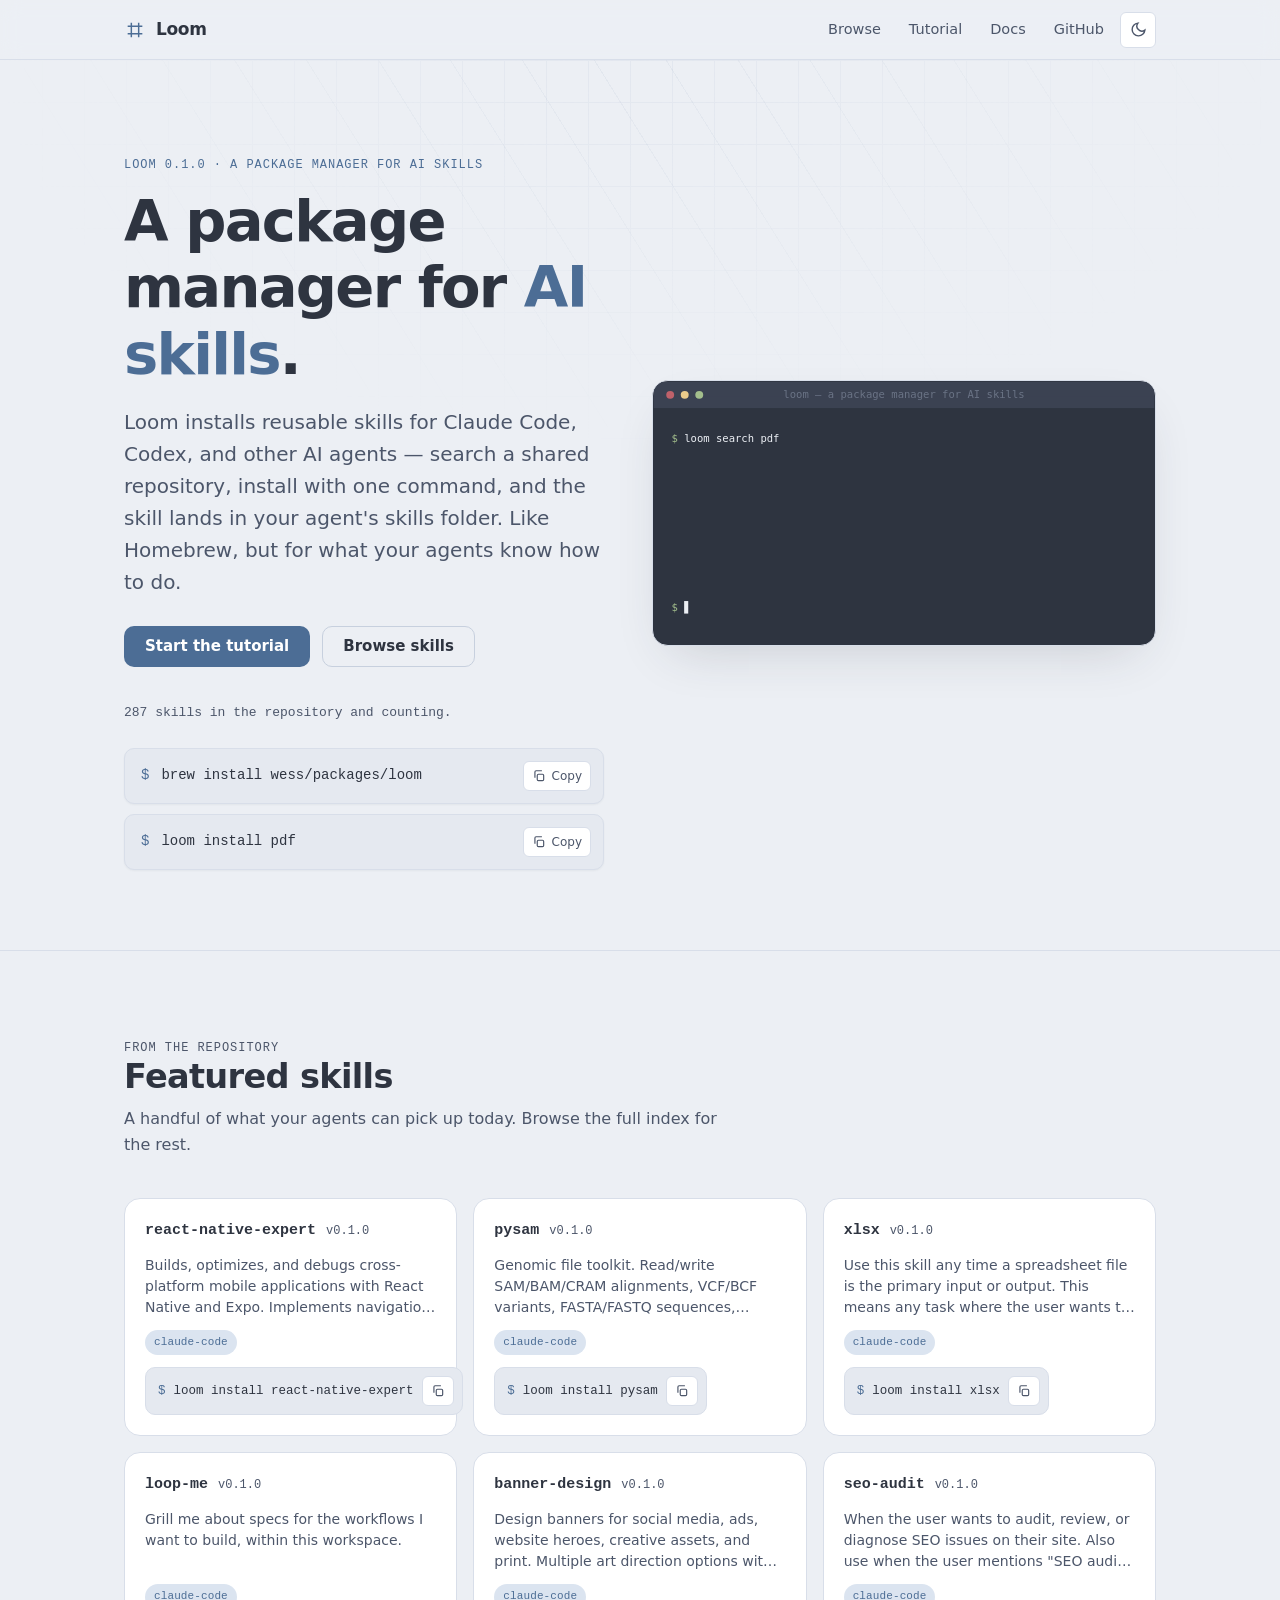
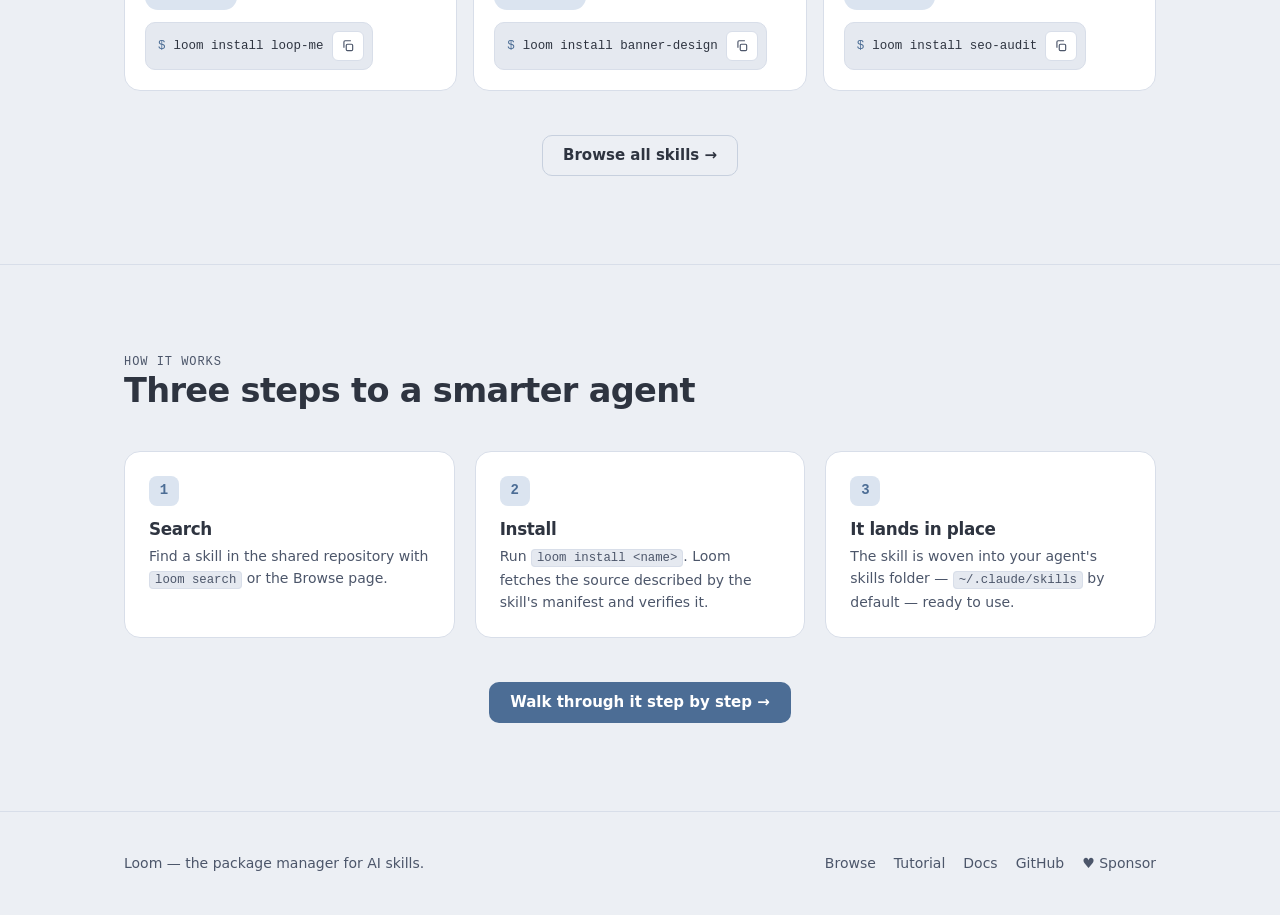
<file: docs/index.html>
<!doctype html>
<html lang="en" data-theme="light">
  <head>
    <meta charset="utf-8" />
    <meta name="viewport" content="width=device-width, initial-scale=1" />
    <title>Loom — A package manager for AI skills</title>
    <meta
      name="description"
      content="Loom installs reusable skills for Claude Code, Codex, and other AI agents. Like Homebrew, but for AI-agent skills."
    />
    <link rel="icon" href="data:image/svg+xml,%3Csvg xmlns='http://www.w3.org/2000/svg' viewBox='0 0 24 24'%3E%3Cg fill='none' stroke='%234c6d95' stroke-width='2'%3E%3Cpath d='M4 8h16M4 16h16M8 4v16M16 4v16'/%3E%3C/g%3E%3C/svg%3E" />
    <!-- Set theme before first paint to avoid a flash of the wrong theme. -->
    <script>
      (function () {
        try {
          var t =
            localStorage.getItem("loom-theme") ||
            (window.matchMedia("(prefers-color-scheme: dark)").matches
              ? "dark"
              : "light");
          document.documentElement.setAttribute("data-theme", t);
        } catch (e) {}
      })();
    </script>
    <link rel="stylesheet" href="style.css" />
  </head>
  <body>
    <a class="skip-link" href="#main">Skip to content</a>

    <!-- Nav -->
    <header class="nav">
      <div class="nav__inner">
        <a class="brand" href="index.html" aria-label="Loom home">
          <svg class="brand__mark" viewBox="0 0 24 24" aria-hidden="true">
            <g fill="none" stroke="currentColor" stroke-width="1.6" style="color: var(--accent)">
              <path d="M4 8h16M4 16h16M8 4v16M16 4v16" />
            </g>
          </svg>
          Loom
        </a>
        <nav class="nav__links" aria-label="Primary">
          <a class="nav__link" data-page="browse.html" href="browse.html">Browse</a>
          <a class="nav__link" data-page="tutorial.html" href="tutorial.html">Tutorial</a>
          <a class="nav__link" data-page="docs.html" href="docs.html">Docs</a>
          <a class="nav__link nav__link--hide-sm" href="https://github.com/wess/loom">GitHub</a>
          <button class="icon-btn theme-toggle" type="button" aria-label="Toggle color theme">
            <svg class="icon-moon" viewBox="0 0 24 24" fill="none" stroke="currentColor" stroke-width="2" aria-hidden="true"><path d="M21 12.8A9 9 0 1 1 11.2 3a7 7 0 0 0 9.8 9.8z"/></svg>
            <svg class="icon-sun" viewBox="0 0 24 24" fill="none" stroke="currentColor" stroke-width="2" aria-hidden="true"><circle cx="12" cy="12" r="4"/><path d="M12 2v2M12 20v2M4.9 4.9l1.4 1.4M17.7 17.7l1.4 1.4M2 12h2M20 12h2M4.9 19.1l1.4-1.4M17.7 6.3l1.4-1.4"/></svg>
          </button>
        </nav>
      </div>
    </header>

    <main id="main">
      <!-- Hero -->
      <section class="hero">
        <div class="hero__weave" aria-hidden="true"></div>
        <div class="wrap hero__inner">
          <div class="hero__col">
            <p class="eyebrow">loom 0.1.0 · a package manager for AI skills</p>
            <h1>A package manager for <span class="accent">AI skills</span>.</h1>
            <p class="hero__sub">
              Loom installs reusable skills for Claude Code, Codex, and other AI
              agents — search a shared repository, install with one command, and
              the skill lands in your agent's skills folder. Like Homebrew, but
              for what your agents know how to do.
            </p>
            <div class="hero__cta">
              <a class="btn btn--primary" href="tutorial.html">Start the tutorial</a>
              <a class="btn btn--ghost" href="browse.html">Browse skills</a>
            </div>
            <p class="hero__stat" id="skillCount" aria-live="polite"></p>
            <div class="cmd__stack">
              <div class="cmd">
                <span class="cmd__prompt" aria-hidden="true">$</span>
                <span class="cmd__text">brew install wess/packages/loom</span>
                <button class="copy-btn" type="button" data-copy="brew install wess/packages/loom" aria-label="Copy to clipboard">
                  <svg viewBox="0 0 24 24" fill="none" stroke="currentColor" stroke-width="2" aria-hidden="true"><rect x="9" y="9" width="11" height="11" rx="2"/><path d="M5 15V5a2 2 0 0 1 2-2h10"/></svg>
                  <span class="copy-btn__label">Copy</span>
                </button>
              </div>
              <div class="cmd">
                <span class="cmd__prompt" aria-hidden="true">$</span>
                <span class="cmd__text">loom install pdf</span>
                <button class="copy-btn" type="button" data-copy="loom install pdf" aria-label="Copy to clipboard">
                  <svg viewBox="0 0 24 24" fill="none" stroke="currentColor" stroke-width="2" aria-hidden="true"><rect x="9" y="9" width="11" height="11" rx="2"/><path d="M5 15V5a2 2 0 0 1 2-2h10"/></svg>
                  <span class="copy-btn__label">Copy</span>
                </button>
              </div>
            </div>
          </div>
          <div class="hero__demo">
            <img
              class="hero__demo-img"
              src="demo.svg"
              alt="loom search pdf, then loom install pdf installing the skill into the Claude Code skills folder"
              width="760"
              height="400"
              loading="eager"
              decoding="async"
            />
          </div>
        </div>
      </section>

      <!-- Featured skills -->
      <section class="section">
        <div class="wrap">
          <div class="section__head">
            <p class="eyebrow">from the repository</p>
            <h2>Featured skills</h2>
            <p>A handful of what your agents can pick up today. Browse the full index for the rest.</p>
          </div>
          <div class="grid" id="featured" aria-live="polite">
            <div class="state"><div class="spinner" aria-hidden="true"></div>Loading skills…</div>
          </div>
          <div class="center-cta">
            <a class="btn btn--ghost" href="browse.html">Browse all skills →</a>
          </div>
        </div>
      </section>

      <!-- How it works -->
      <section class="section" style="border-top: 1px solid var(--border)">
        <div class="wrap">
          <div class="section__head">
            <p class="eyebrow">how it works</p>
            <h2>Three steps to a smarter agent</h2>
          </div>
          <div class="steps">
            <div class="step">
              <span class="step__num" aria-hidden="true"></span>
              <h3>Search</h3>
              <p>Find a skill in the shared repository with <code>loom search</code> or the Browse page.</p>
            </div>
            <div class="step">
              <span class="step__num" aria-hidden="true"></span>
              <h3>Install</h3>
              <p>Run <code>loom install &lt;name&gt;</code>. Loom fetches the source described by the skill's manifest and verifies it.</p>
            </div>
            <div class="step">
              <span class="step__num" aria-hidden="true"></span>
              <h3>It lands in place</h3>
              <p>The skill is woven into your agent's skills folder — <code>~/.claude/skills</code> by default — ready to use.</p>
            </div>
          </div>
          <div class="center-cta">
            <a class="btn btn--primary" href="tutorial.html">Walk through it step by step →</a>
          </div>
        </div>
      </section>
    </main>

    <!-- Footer -->
    <footer class="footer">
      <div class="wrap footer__inner">
        <span>Loom — the package manager for AI skills.</span>
        <nav class="footer__links" aria-label="Footer">
          <a href="browse.html">Browse</a>
          <a href="tutorial.html">Tutorial</a>
          <a href="docs.html">Docs</a>
          <a href="https://github.com/wess/loom">GitHub</a><a href="https://github.com/sponsors/wess">♥ Sponsor</a>
        </nav>
      </div>
    </footer>

    <script src="app.js"></script>
    <script>
      // Load a small featured selection from the search index.
      (function () {
        var mount = document.getElementById("featured");
        fetch("skills.json")
          .then(function (r) {
            if (!r.ok) throw new Error("http " + r.status);
            return r.json();
          })
          .then(function (data) {
            var countEl = document.getElementById("skillCount");
            var total = typeof data.count === "number"
              ? data.count
              : (data.skills || []).length;
            if (countEl) {
              countEl.textContent =
                total + (total === 1 ? " skill" : " skills") +
                " in the repository and counting.";
            }
            var skills = pickFeatured(data.skills || [], 6);
            if (!skills.length) {
              mount.innerHTML =
                '<div class="state"><h3>No skills yet</h3><p>The index is empty.</p></div>';
              return;
            }
            mount.innerHTML = skills.map(cardHTML).join("");
            window.Loom.wireCopyButtons(mount);
            mount.querySelectorAll(".card").forEach(function (c) {
              c.addEventListener("click", function (e) {
                if (e.target.closest(".copy-btn")) return;
                location.href =
                  "browse.html?skill=" + encodeURIComponent(c.dataset.name);
              });
            });
          })
          .catch(function () {
            mount.innerHTML =
              '<div class="state"><h3>Couldn\'t load skills</h3><p>The index is served over http on GitHub Pages. Try the <a class="link" href="browse.html">Browse</a> page.</p></div>';
          });

        // The owning org/user of a skill's source repo, for source diversity.
        function ownerOf(s) {
          var u = String(s.source || s.homepage || "")
            .replace(/\.git$/, "")
            .replace(/\/+$/, "");
          var m = u.match(/[:/]([^/]+)\/[^/]+$/);
          return m ? m[1] : u;
        }
        // A fresh, non-alphabetic set on every load: shuffle, then take one per
        // distinct source before repeating, so the six never all share a repo.
        function pickFeatured(all, n) {
          var pool = all.slice();
          for (var i = pool.length - 1; i > 0; i--) {
            var j = Math.floor(Math.random() * (i + 1));
            var t = pool[i];
            pool[i] = pool[j];
            pool[j] = t;
          }
          var picked = [];
          var seen = {};
          for (var k = 0; k < pool.length && picked.length < n; k++) {
            var o = ownerOf(pool[k]);
            if (seen[o]) continue;
            seen[o] = true;
            picked.push(pool[k]);
          }
          for (var f = 0; f < pool.length && picked.length < n; f++) {
            if (picked.indexOf(pool[f]) === -1) picked.push(pool[f]);
          }
          return picked;
        }
        function esc(s) {
          return String(s == null ? "" : s).replace(/[&<>"]/g, function (c) {
            return { "&": "&amp;", "<": "&lt;", ">": "&gt;", '"': "&quot;" }[c];
          });
        }
        function cardHTML(s) {
          var install = "loom install " + s.name;
          var badges = (s.compatibility || [])
            .map(function (a) {
              return '<span class="badge">' + esc(a) + "</span>";
            })
            .join("");
          return (
            '<button class="card" type="button" data-name="' + esc(s.name) + '">' +
            '<div class="card__top"><span class="card__name">' + esc(s.name) +
            '</span><span class="card__ver">v' + esc(s.version) + "</span></div>" +
            '<p class="card__desc">' + esc(s.description) + "</p>" +
            '<div class="card__badges">' + badges + "</div>" +
            '<div class="card__install"><span class="cmd__prompt" aria-hidden="true">$</span>' +
            '<span class="cmd__text">' + esc(install) + "</span>" +
            '<span class="copy-btn" role="button" tabindex="0" data-copy="' + esc(install) +
            '" aria-label="Copy install command"><svg viewBox="0 0 24 24" fill="none" stroke="currentColor" stroke-width="2" aria-hidden="true"><rect x="9" y="9" width="11" height="11" rx="2"/><path d="M5 15V5a2 2 0 0 1 2-2h10"/></svg></span></div>' +
            "</button>"
          );
        }
      })();
    </script>
  </body>
</html>
</file>
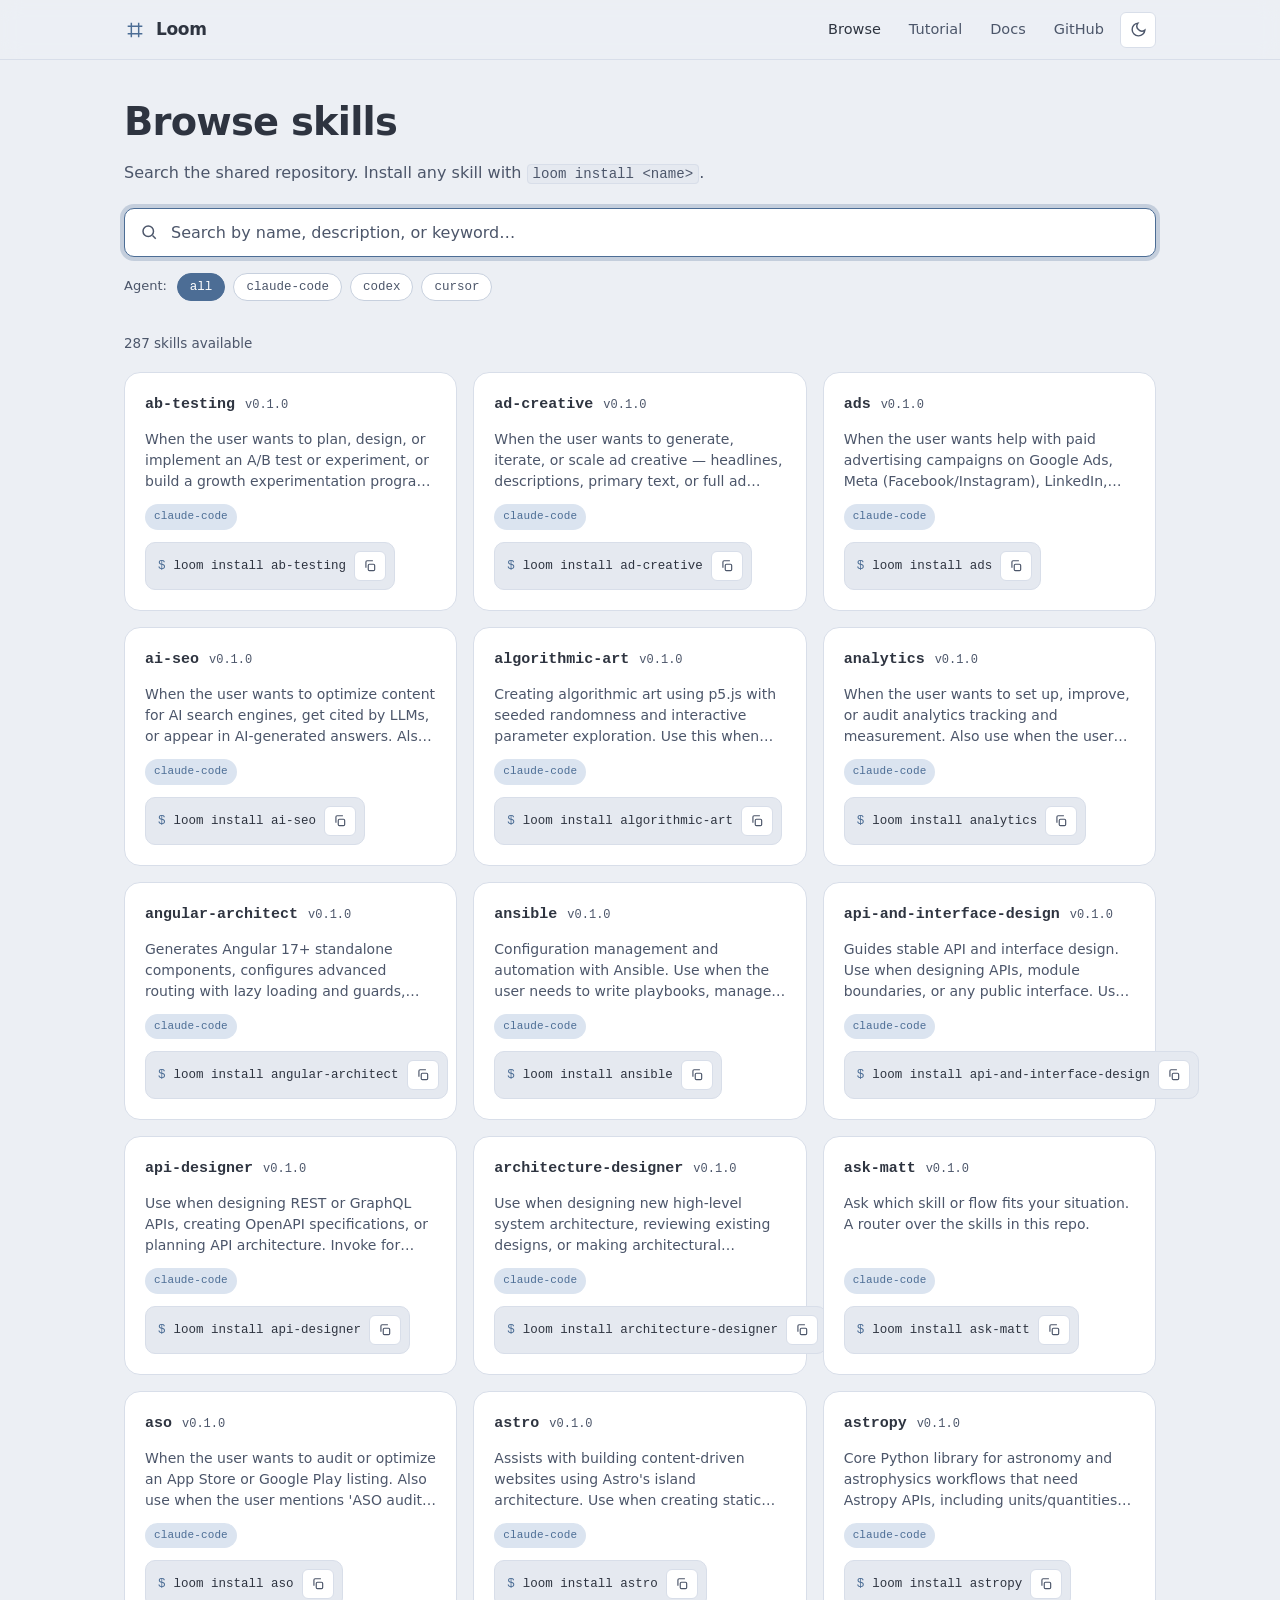
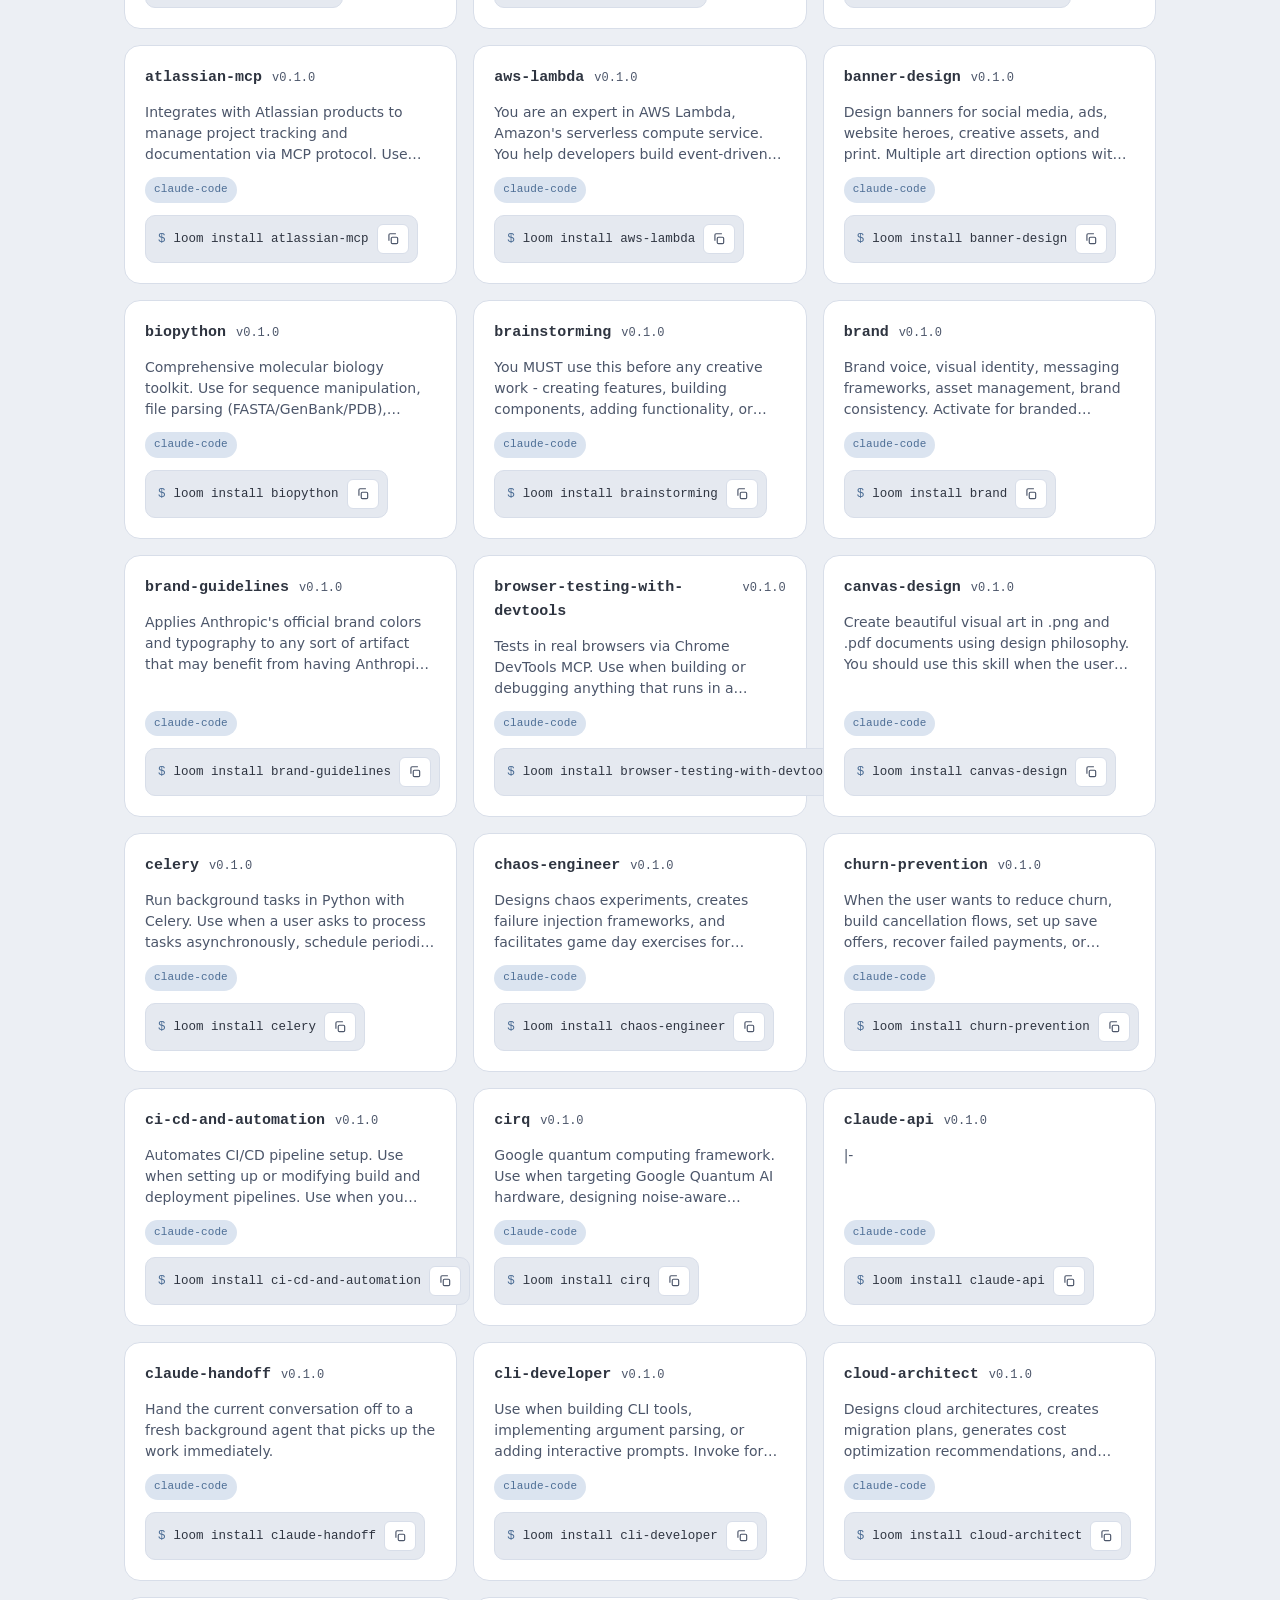
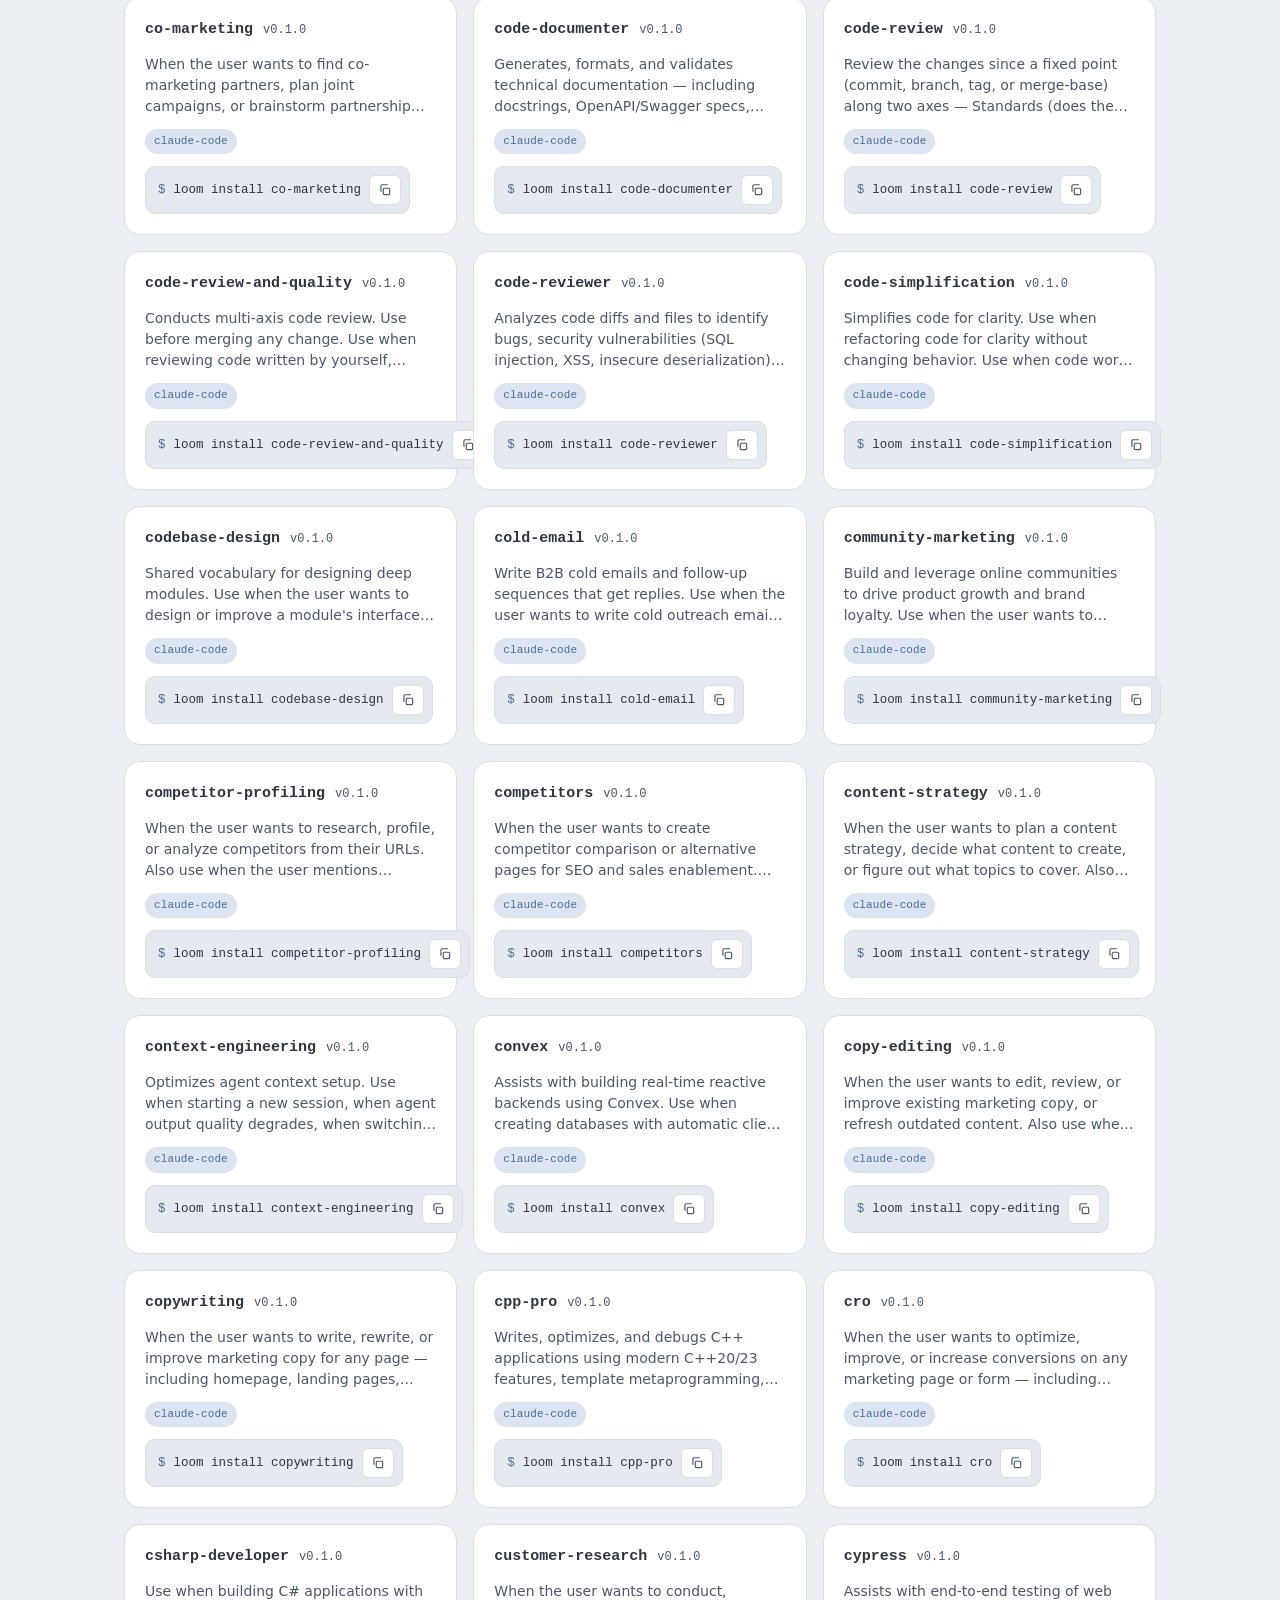
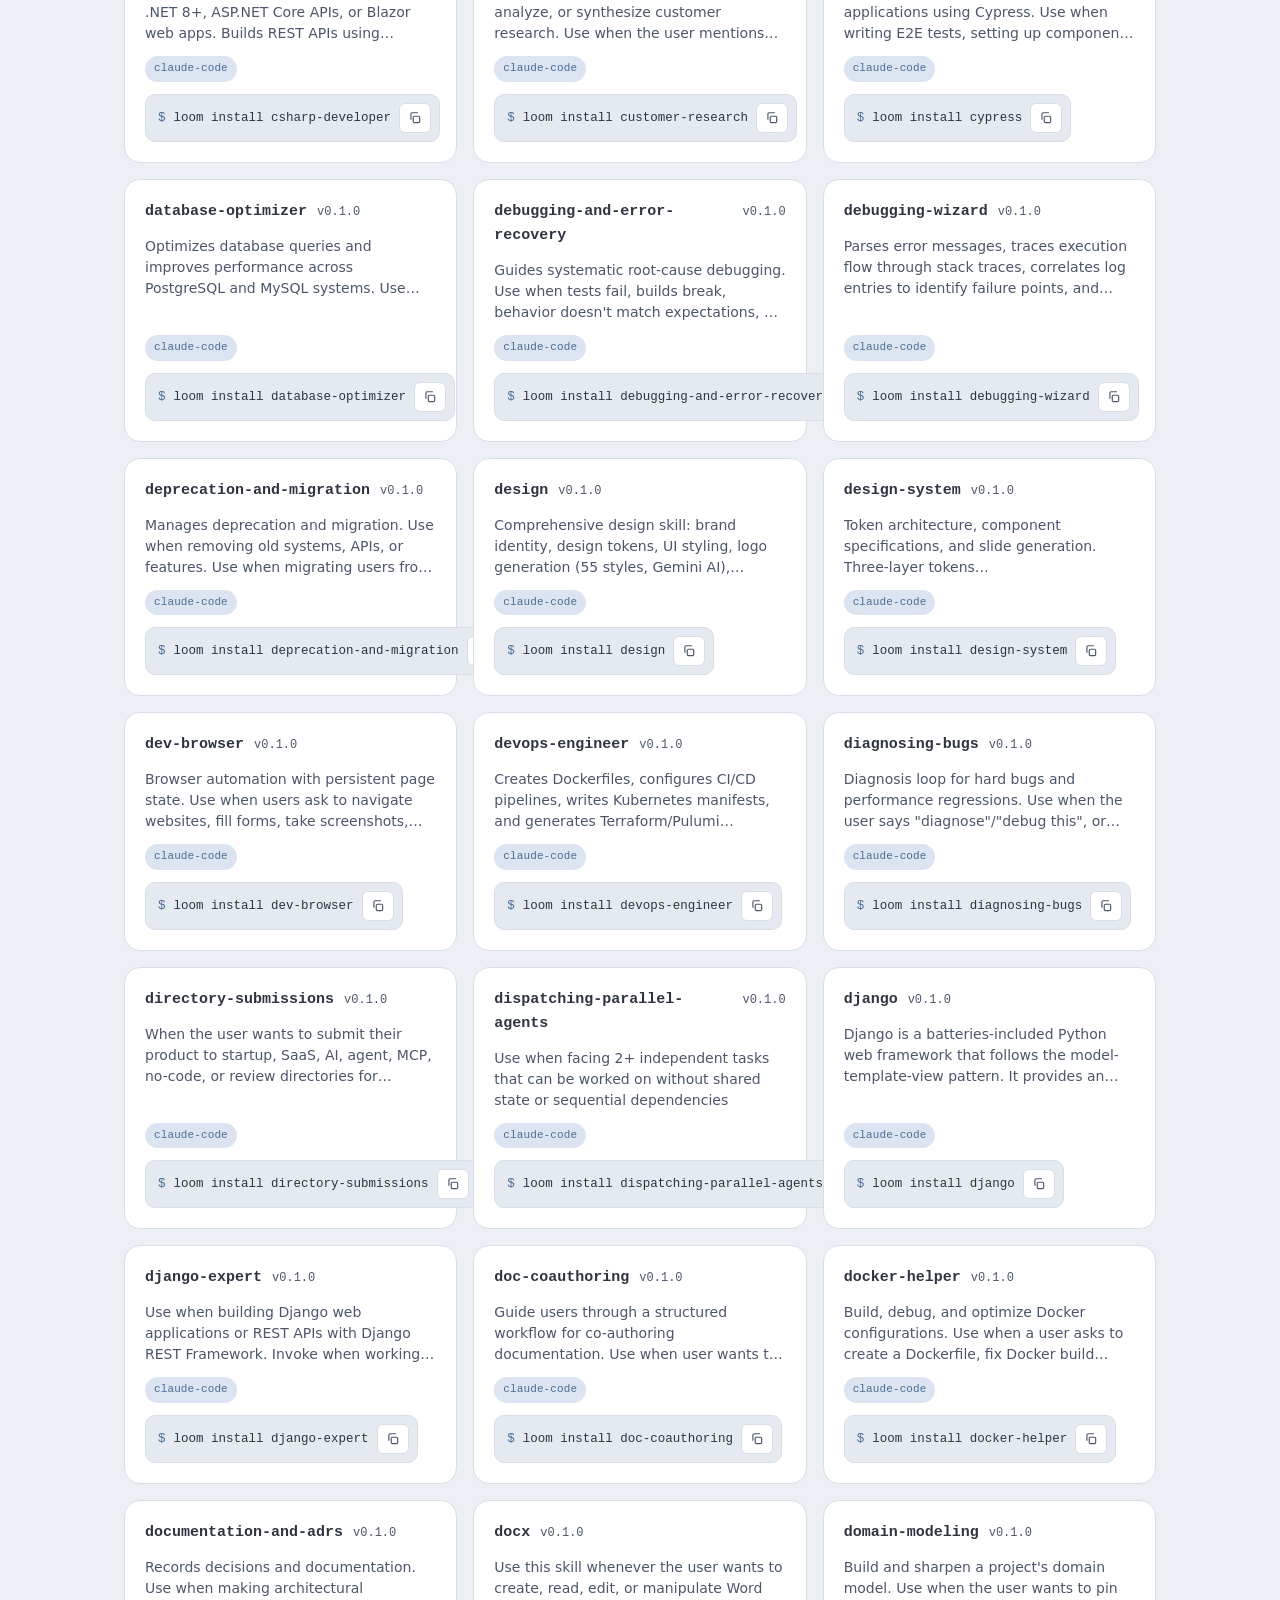
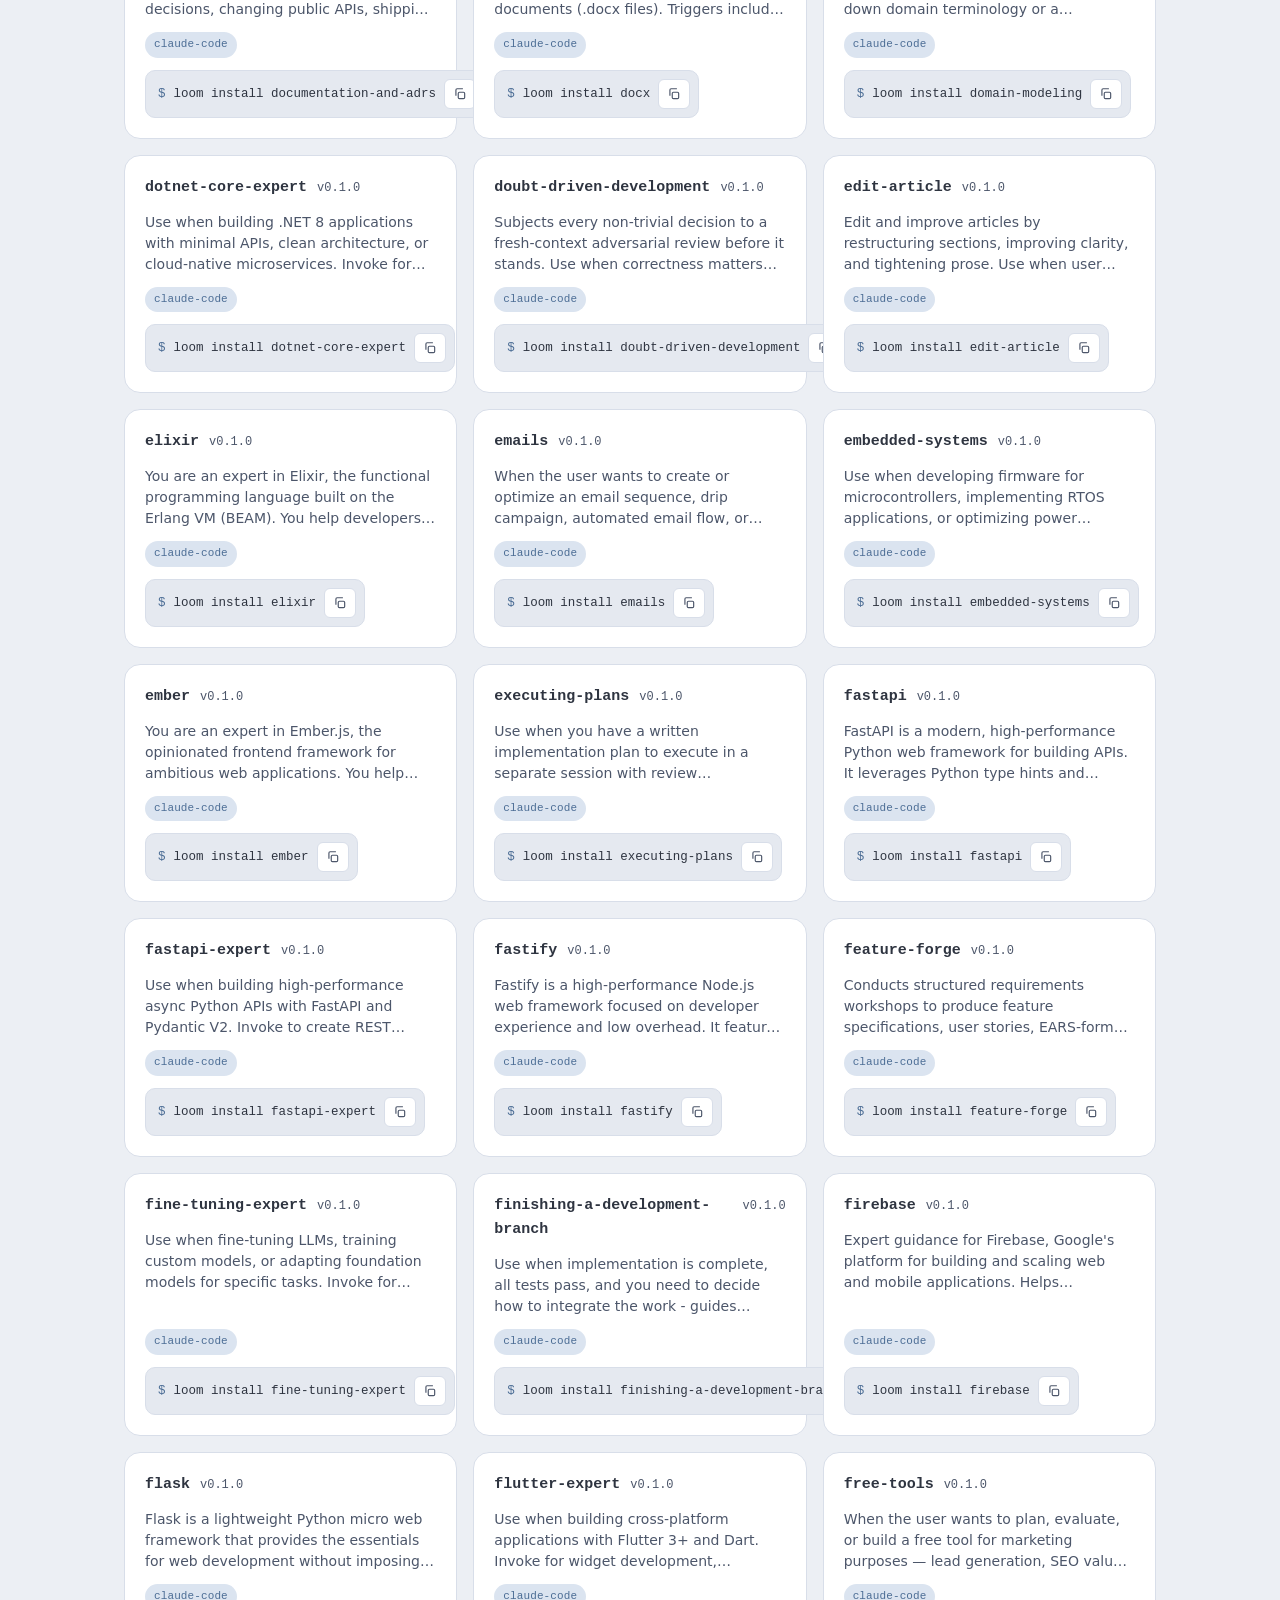
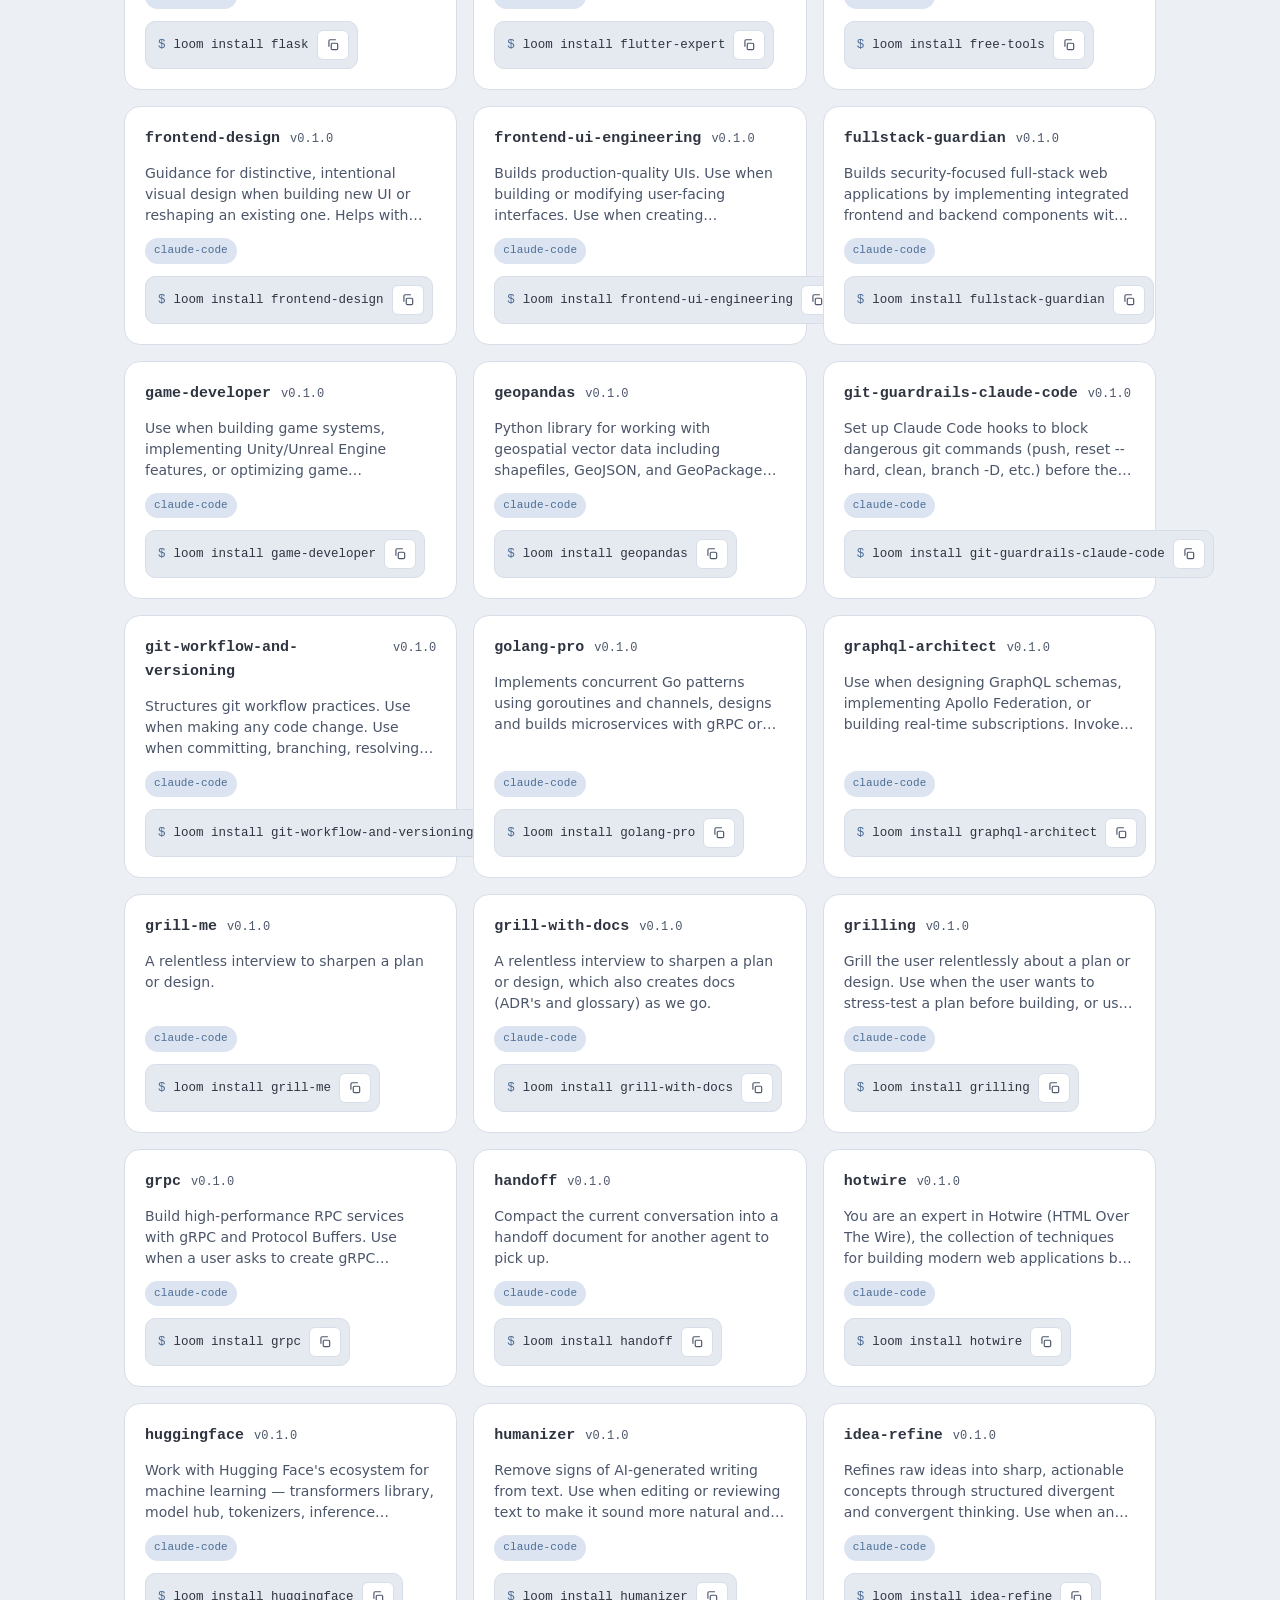
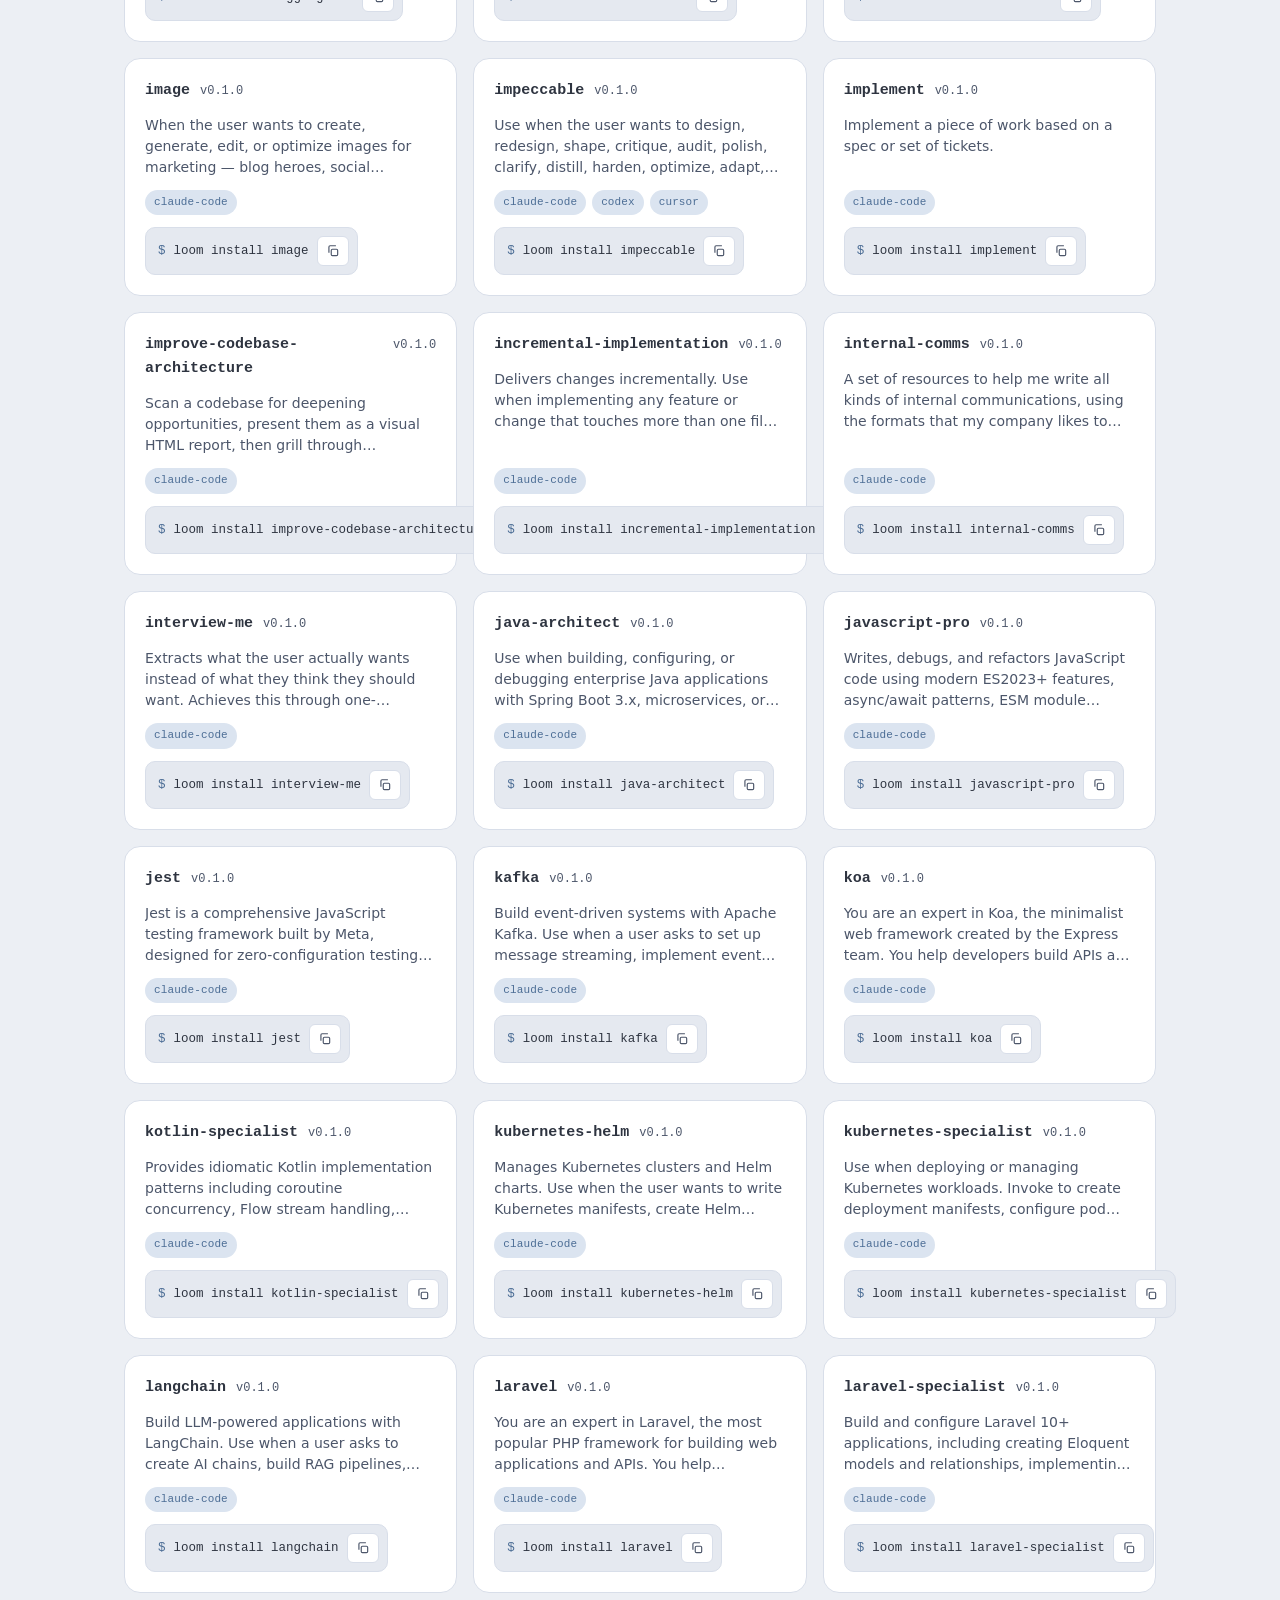
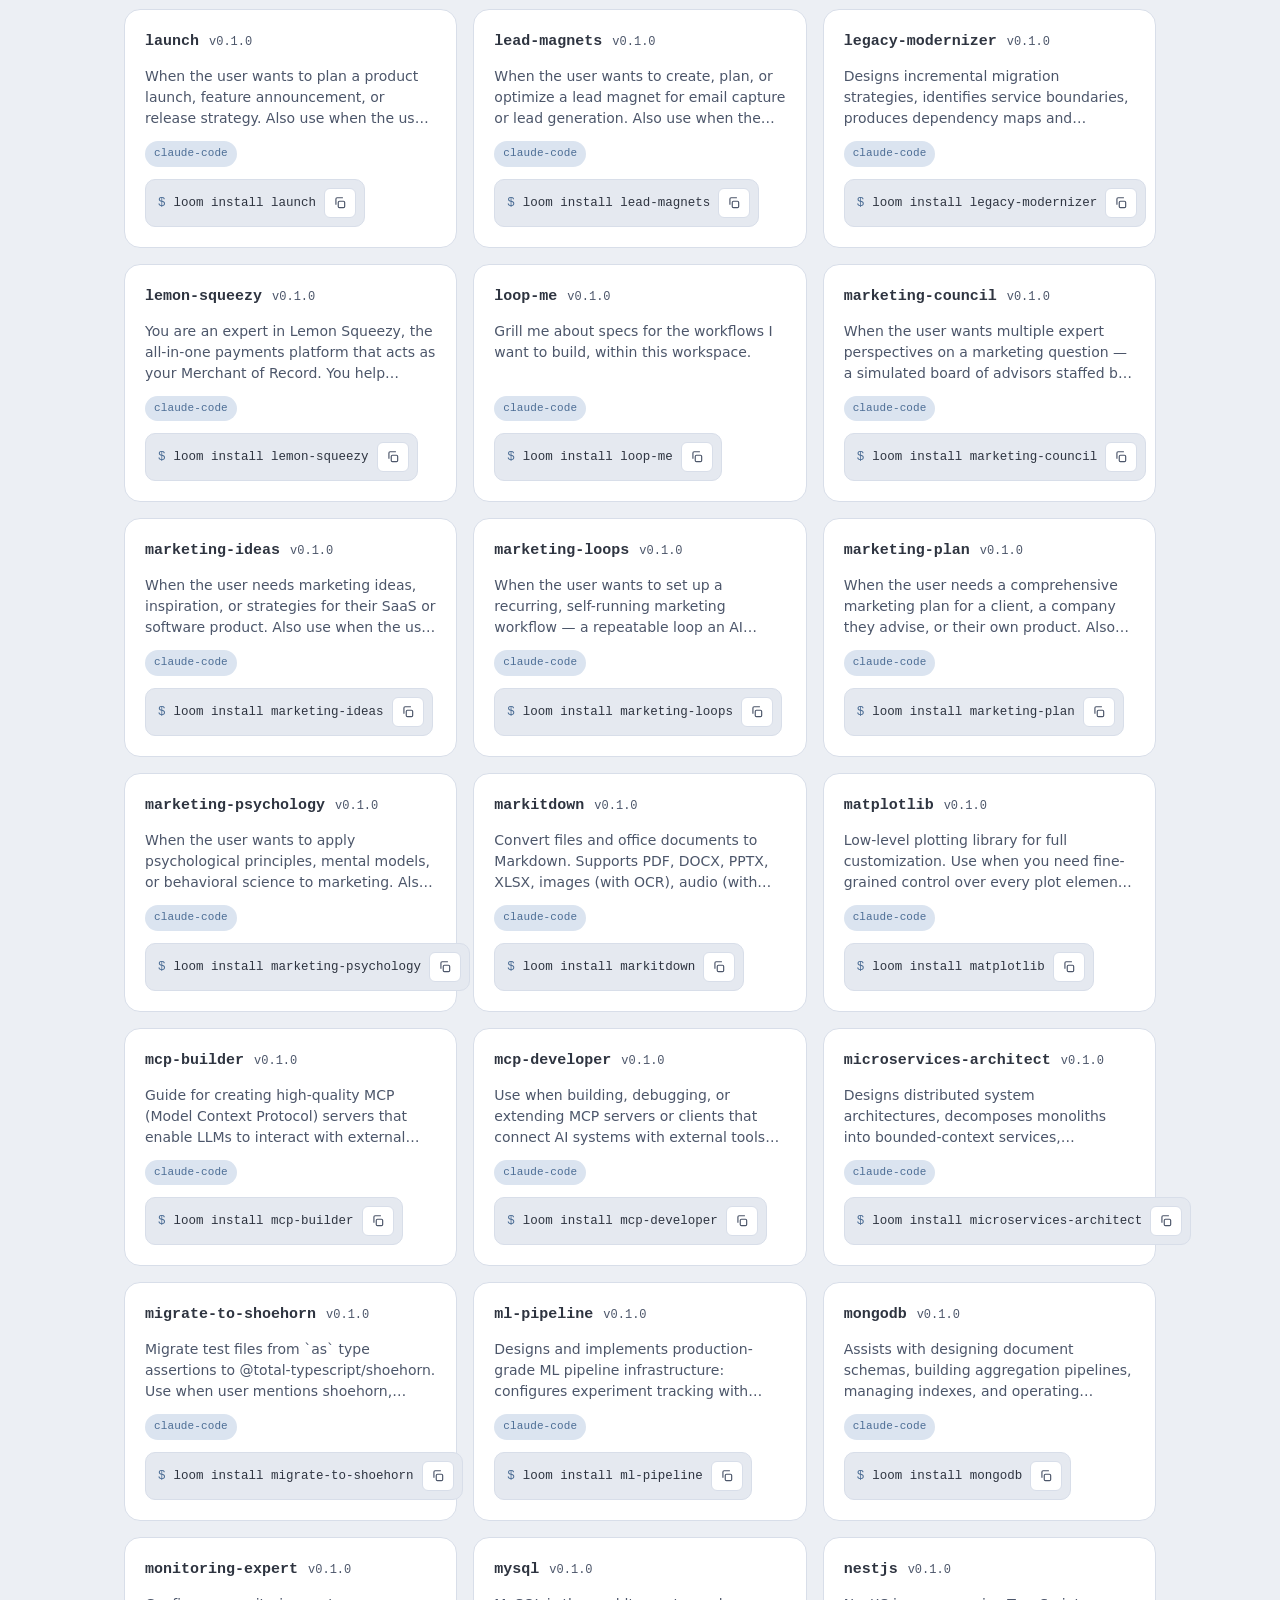
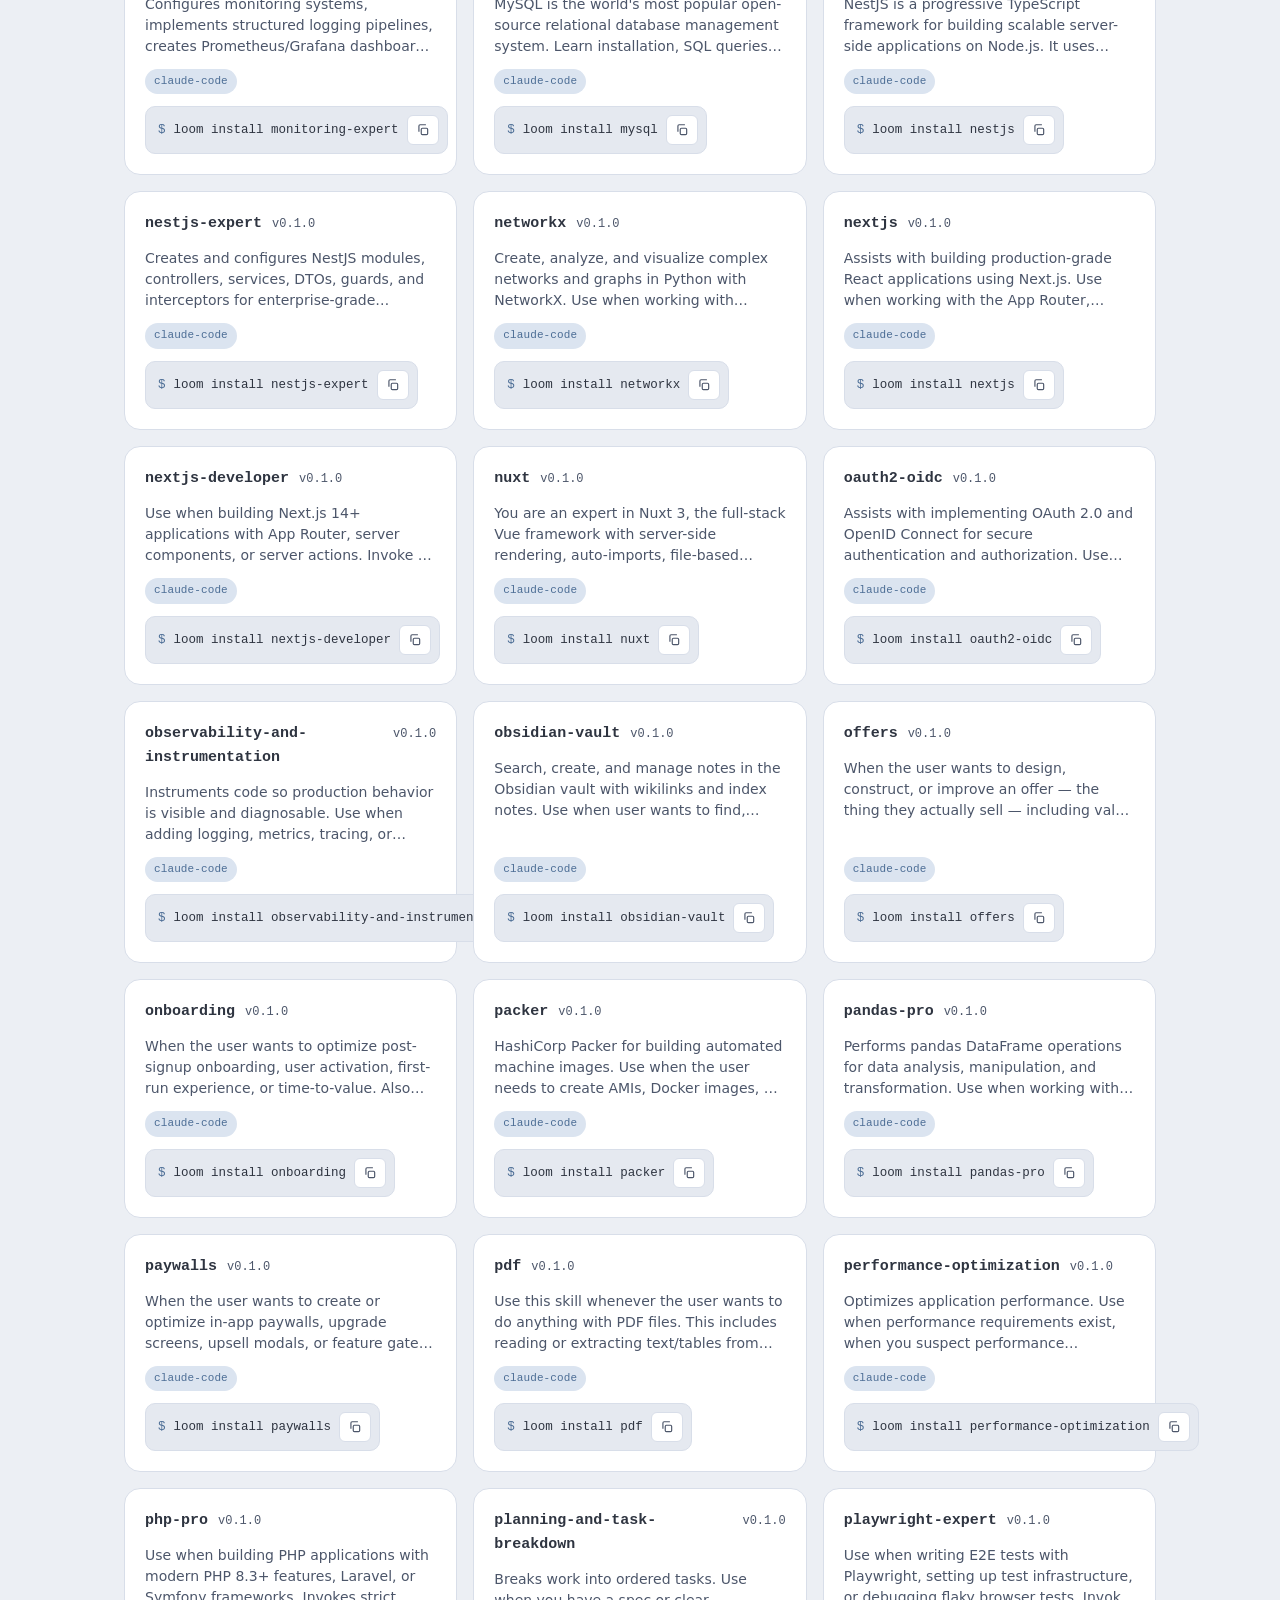
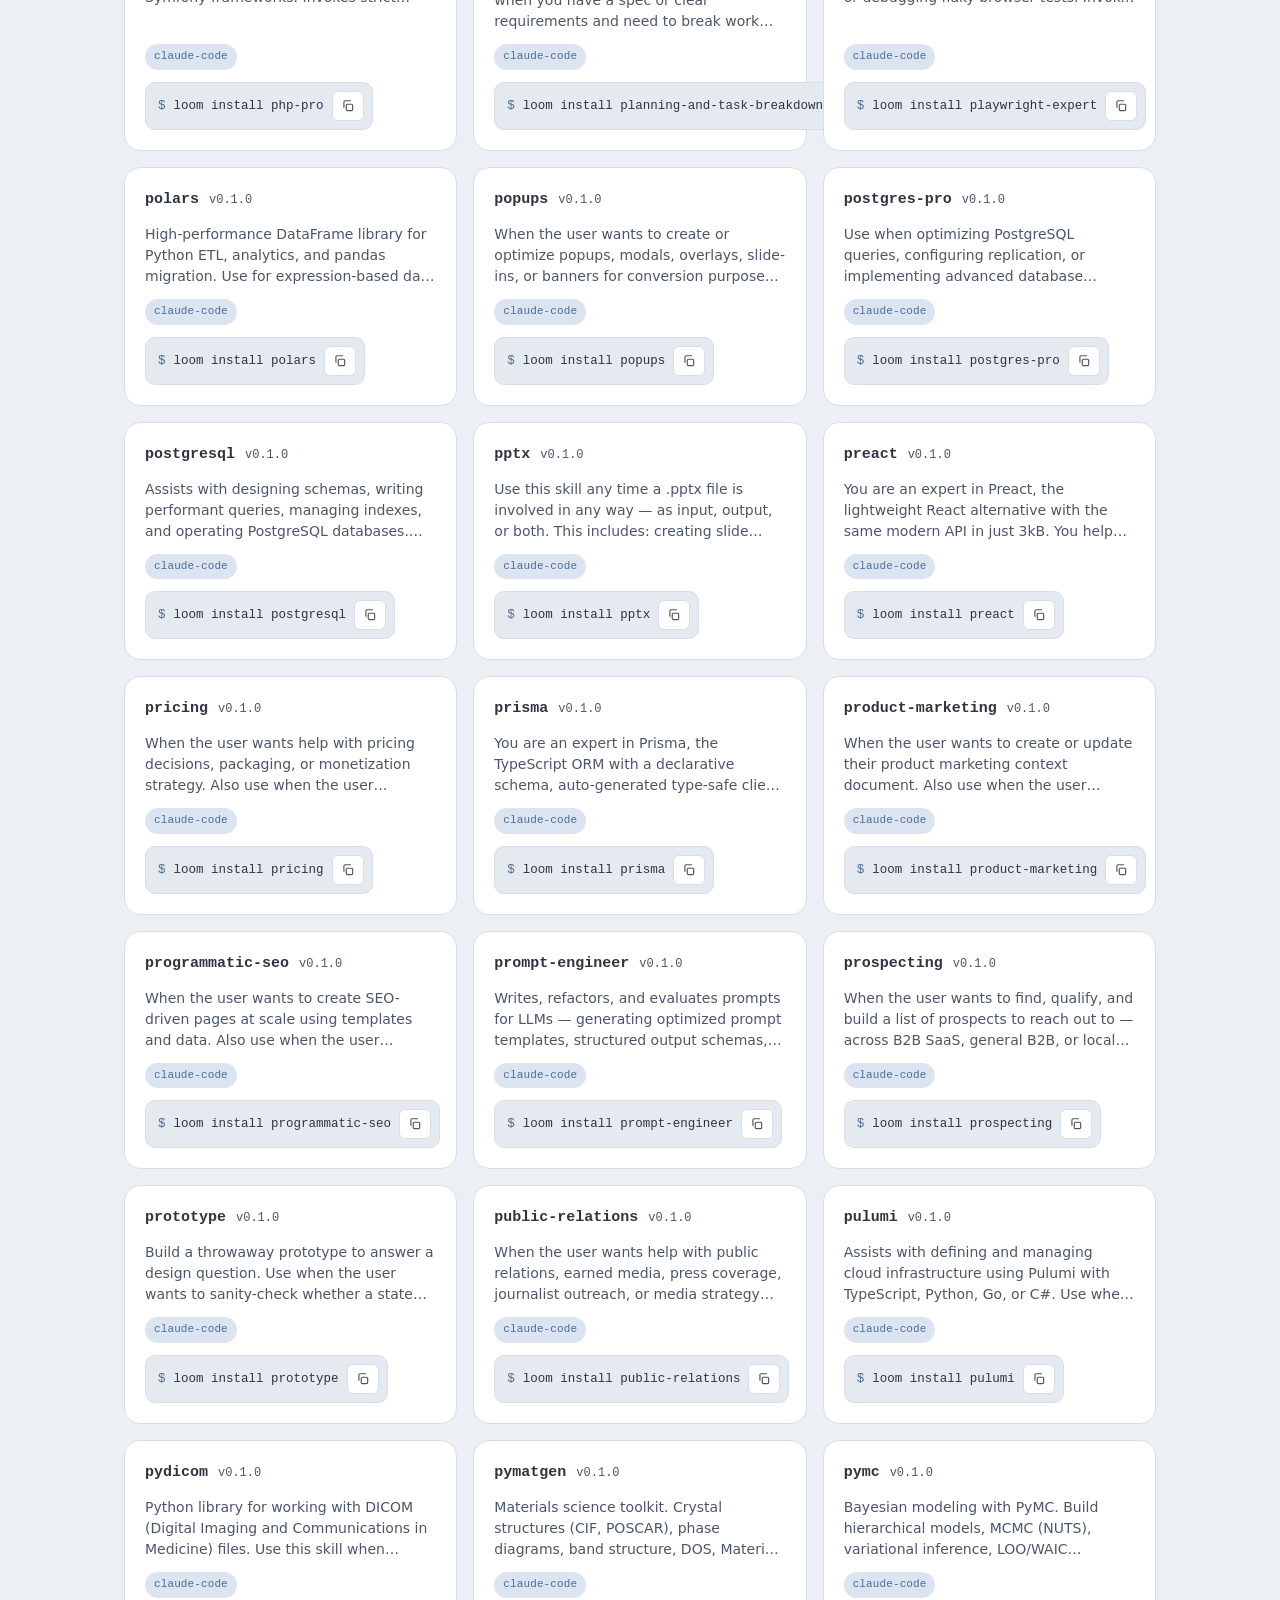
<file: docs/browse.html>
<!doctype html>
<html lang="en" data-theme="light">
  <head>
    <meta charset="utf-8" />
    <meta name="viewport" content="width=device-width, initial-scale=1" />
    <title>Browse skills — Loom</title>
    <meta name="description" content="Search and browse the Loom skill repository for Claude Code, Codex, Cursor, and other AI agents." />
    <link rel="icon" href="data:image/svg+xml,%3Csvg xmlns='http://www.w3.org/2000/svg' viewBox='0 0 24 24'%3E%3Cg fill='none' stroke='%234c6d95' stroke-width='2'%3E%3Cpath d='M4 8h16M4 16h16M8 4v16M16 4v16'/%3E%3C/g%3E%3C/svg%3E" />
    <script>
      (function () {
        try {
          var t =
            localStorage.getItem("loom-theme") ||
            (window.matchMedia("(prefers-color-scheme: dark)").matches ? "dark" : "light");
          document.documentElement.setAttribute("data-theme", t);
        } catch (e) {}
      })();
    </script>
    <link rel="stylesheet" href="style.css" />
  </head>
  <body>
    <a class="skip-link" href="#main">Skip to content</a>

    <header class="nav">
      <div class="nav__inner">
        <a class="brand" href="index.html" aria-label="Loom home">
          <svg class="brand__mark" viewBox="0 0 24 24" aria-hidden="true">
            <g fill="none" stroke="currentColor" stroke-width="1.6" style="color: var(--accent)">
              <path d="M4 8h16M4 16h16M8 4v16M16 4v16" />
            </g>
          </svg>
          Loom
        </a>
        <nav class="nav__links" aria-label="Primary">
          <a class="nav__link" data-page="browse.html" href="browse.html">Browse</a>
          <a class="nav__link" data-page="tutorial.html" href="tutorial.html">Tutorial</a>
          <a class="nav__link" data-page="docs.html" href="docs.html">Docs</a>
          <a class="nav__link nav__link--hide-sm" href="https://github.com/wess/loom">GitHub</a>
          <button class="icon-btn theme-toggle" type="button" aria-label="Toggle color theme">
            <svg class="icon-moon" viewBox="0 0 24 24" fill="none" stroke="currentColor" stroke-width="2" aria-hidden="true"><path d="M21 12.8A9 9 0 1 1 11.2 3a7 7 0 0 0 9.8 9.8z"/></svg>
            <svg class="icon-sun" viewBox="0 0 24 24" fill="none" stroke="currentColor" stroke-width="2" aria-hidden="true"><circle cx="12" cy="12" r="4"/><path d="M12 2v2M12 20v2M4.9 4.9l1.4 1.4M17.7 17.7l1.4 1.4M2 12h2M20 12h2M4.9 19.1l1.4-1.4M17.7 6.3l1.4-1.4"/></svg>
          </button>
        </nav>
      </div>
    </header>

    <main id="main">
      <div class="wrap">
        <div class="browse-head">
          <h1>Browse skills</h1>
          <p class="muted">Search the shared repository. Install any skill with <code>loom install &lt;name&gt;</code>.</p>

          <div class="search">
            <svg class="search__icon" viewBox="0 0 24 24" fill="none" stroke="currentColor" stroke-width="2" aria-hidden="true"><circle cx="11" cy="11" r="7"/><path d="m21 21-4.3-4.3"/></svg>
            <input
              id="q"
              type="search"
              placeholder="Search by name, description, or keyword…"
              autocomplete="off"
              spellcheck="false"
              aria-label="Search skills"
            />
          </div>

          <div class="filters" id="filters" role="group" aria-label="Filter by agent compatibility">
            <span class="filters__label">Agent:</span>
            <!-- Compatibility chips injected from the data. -->
          </div>
        </div>

        <p class="result-count" id="count" aria-live="polite"></p>

        <div id="results" aria-live="polite">
          <div class="state"><div class="spinner" aria-hidden="true"></div>Loading the skill index…</div>
        </div>
      </div>
    </main>

    <!-- Detail modal -->
    <div class="modal" id="modal" role="dialog" aria-modal="true" aria-labelledby="modalTitle" hidden>
      <div class="modal__panel" id="modalPanel">
        <button class="icon-btn modal__close" id="modalClose" type="button" aria-label="Close details">
          <svg viewBox="0 0 24 24" fill="none" stroke="currentColor" stroke-width="2" aria-hidden="true"><path d="M6 6l12 12M18 6L6 18"/></svg>
        </button>
        <div id="modalBody"><!-- filled by search.js --></div>
      </div>
    </div>

    <footer class="footer">
      <div class="wrap footer__inner">
        <span>Loom — the package manager for AI skills.</span>
        <nav class="footer__links" aria-label="Footer">
          <a href="index.html">Home</a>
          <a href="tutorial.html">Tutorial</a>
          <a href="docs.html">Docs</a>
          <a href="https://github.com/wess/loom">GitHub</a><a href="https://github.com/sponsors/wess">♥ Sponsor</a>
        </nav>
      </div>
    </footer>

    <script src="app.js"></script>
    <script src="search.js"></script>
  </body>
</html>
</file>
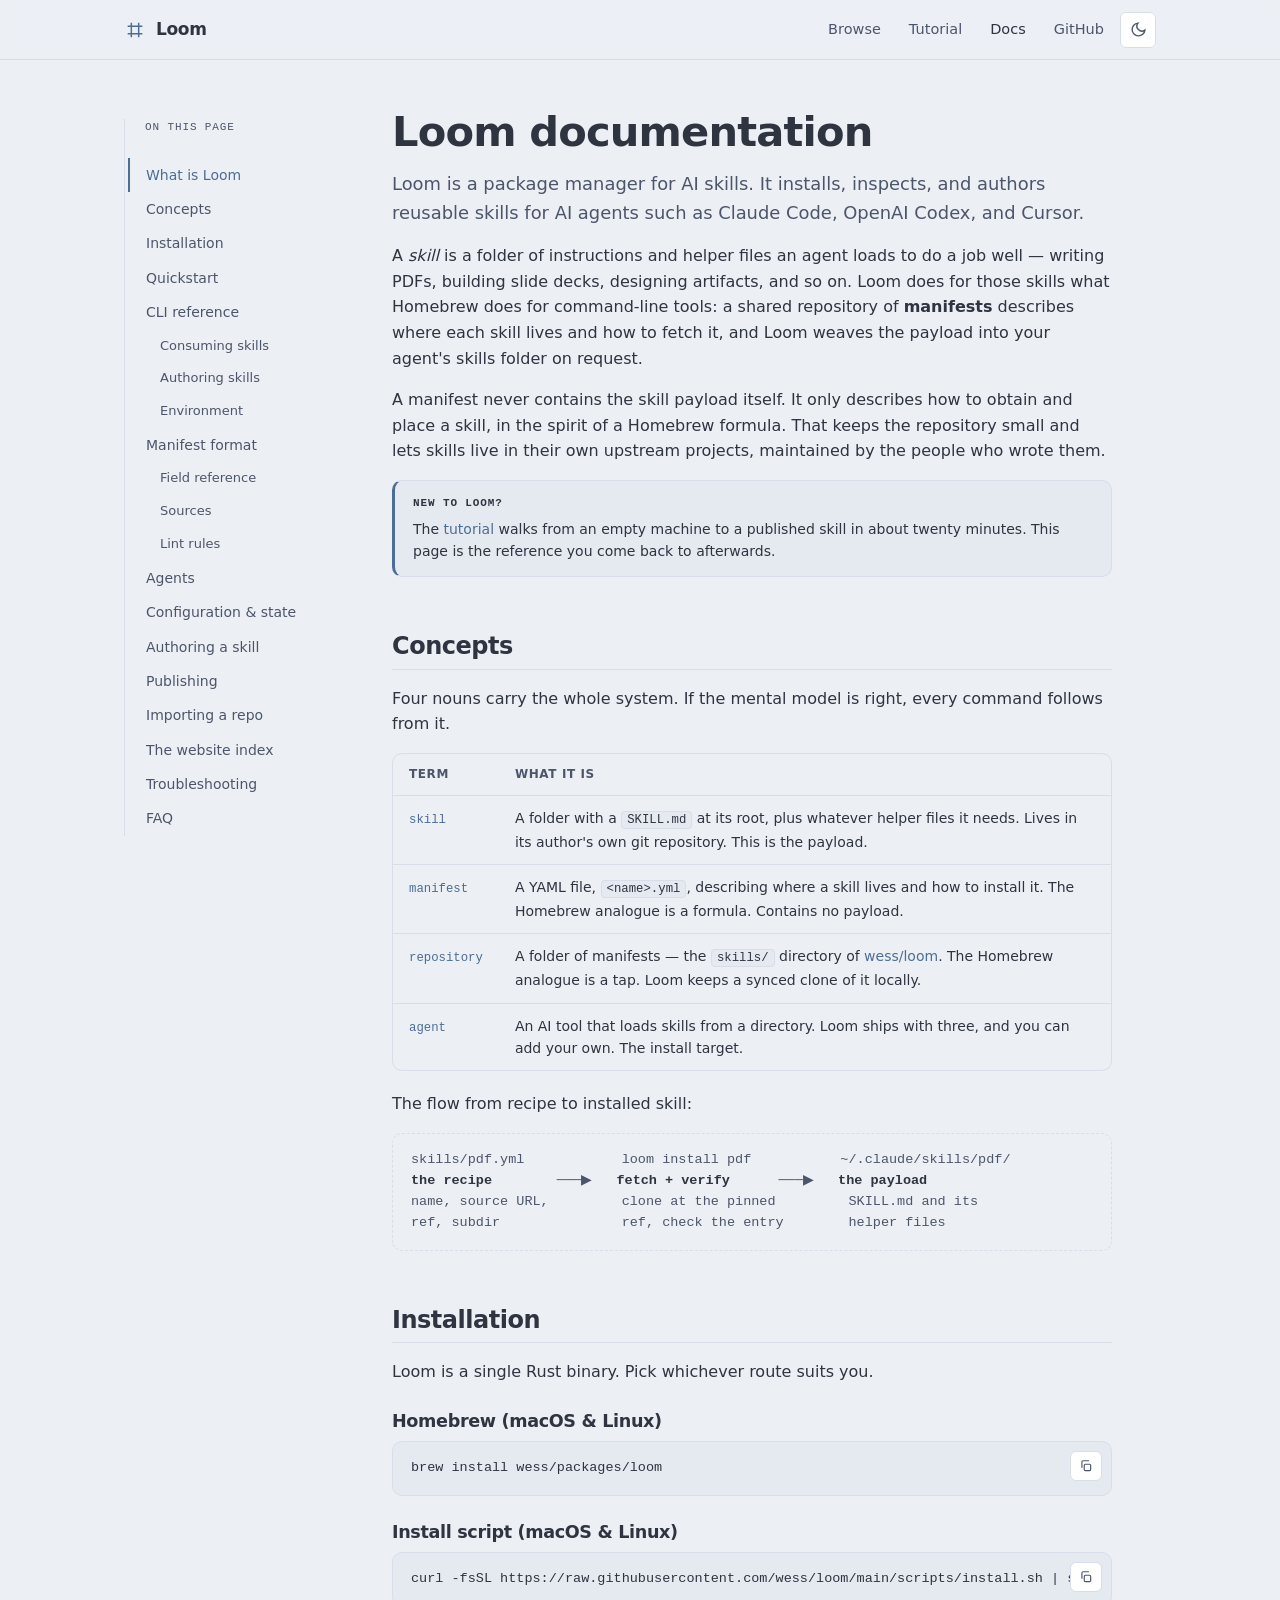
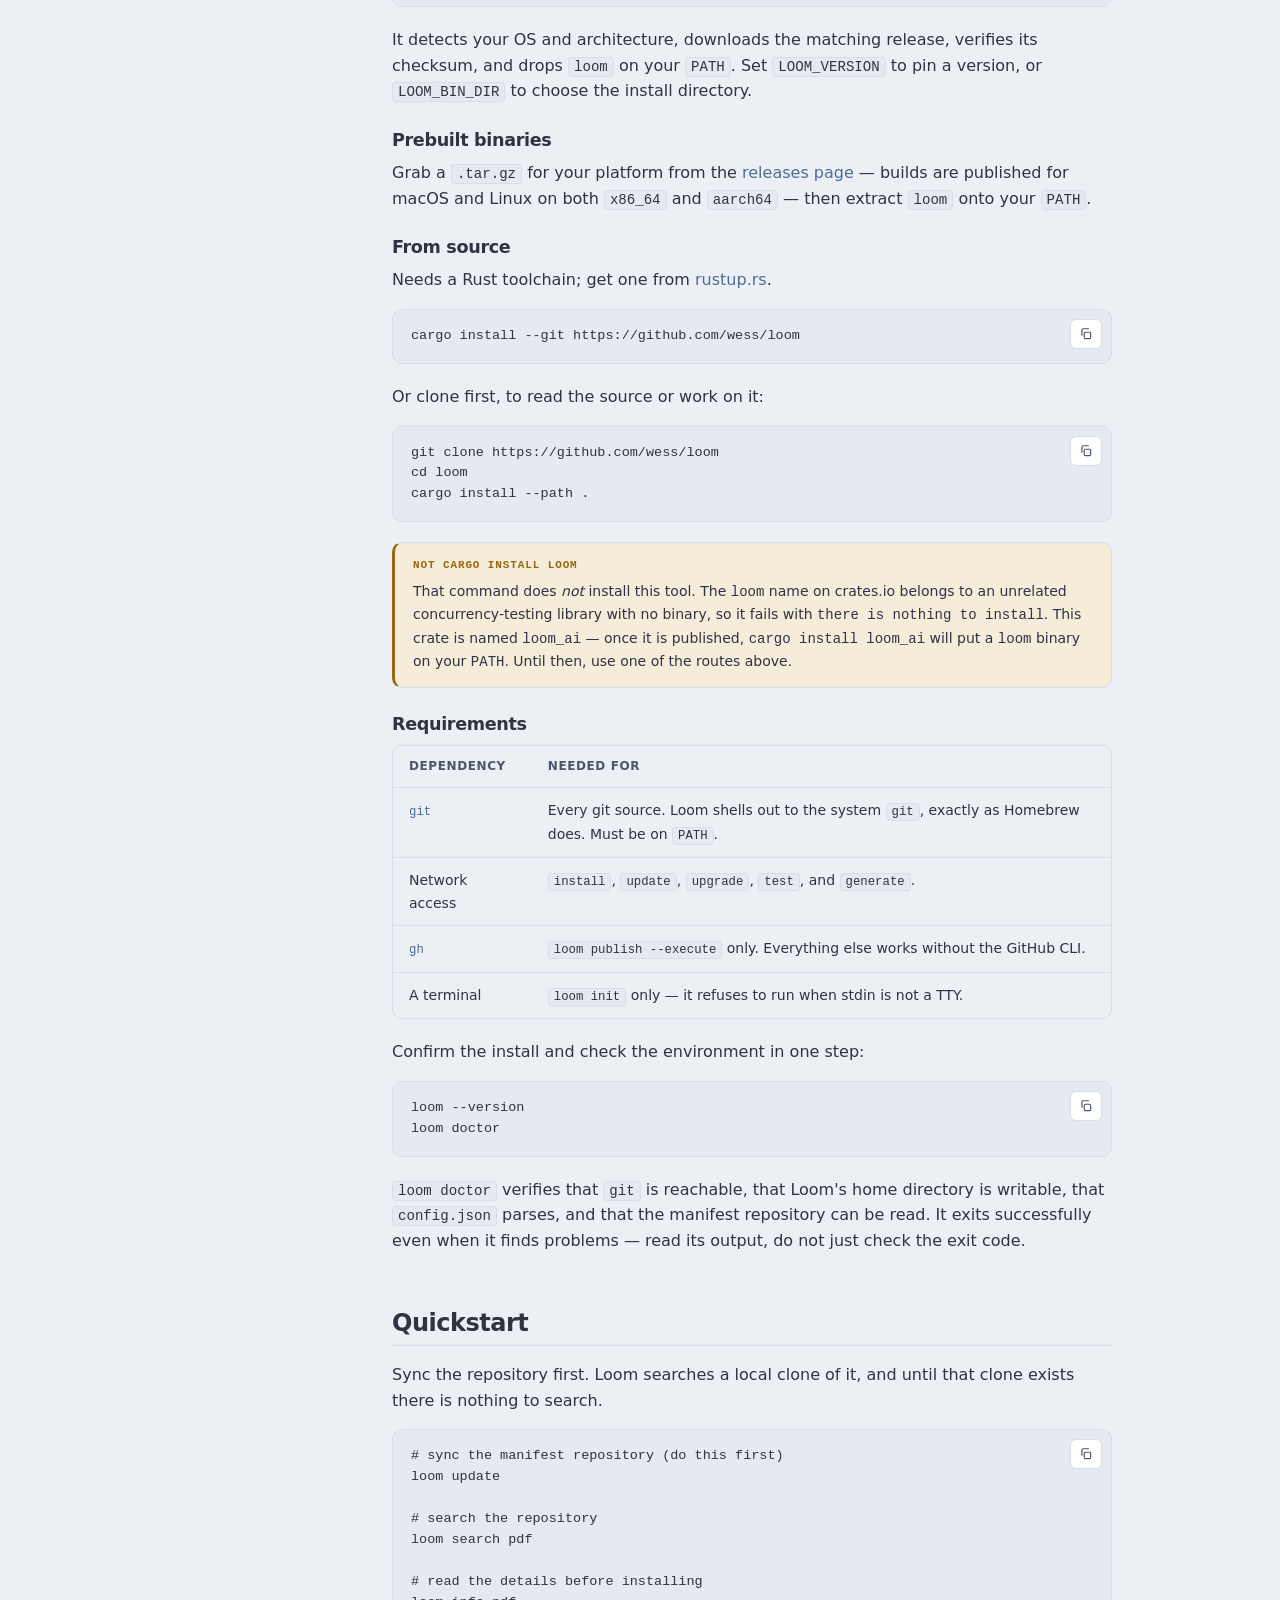
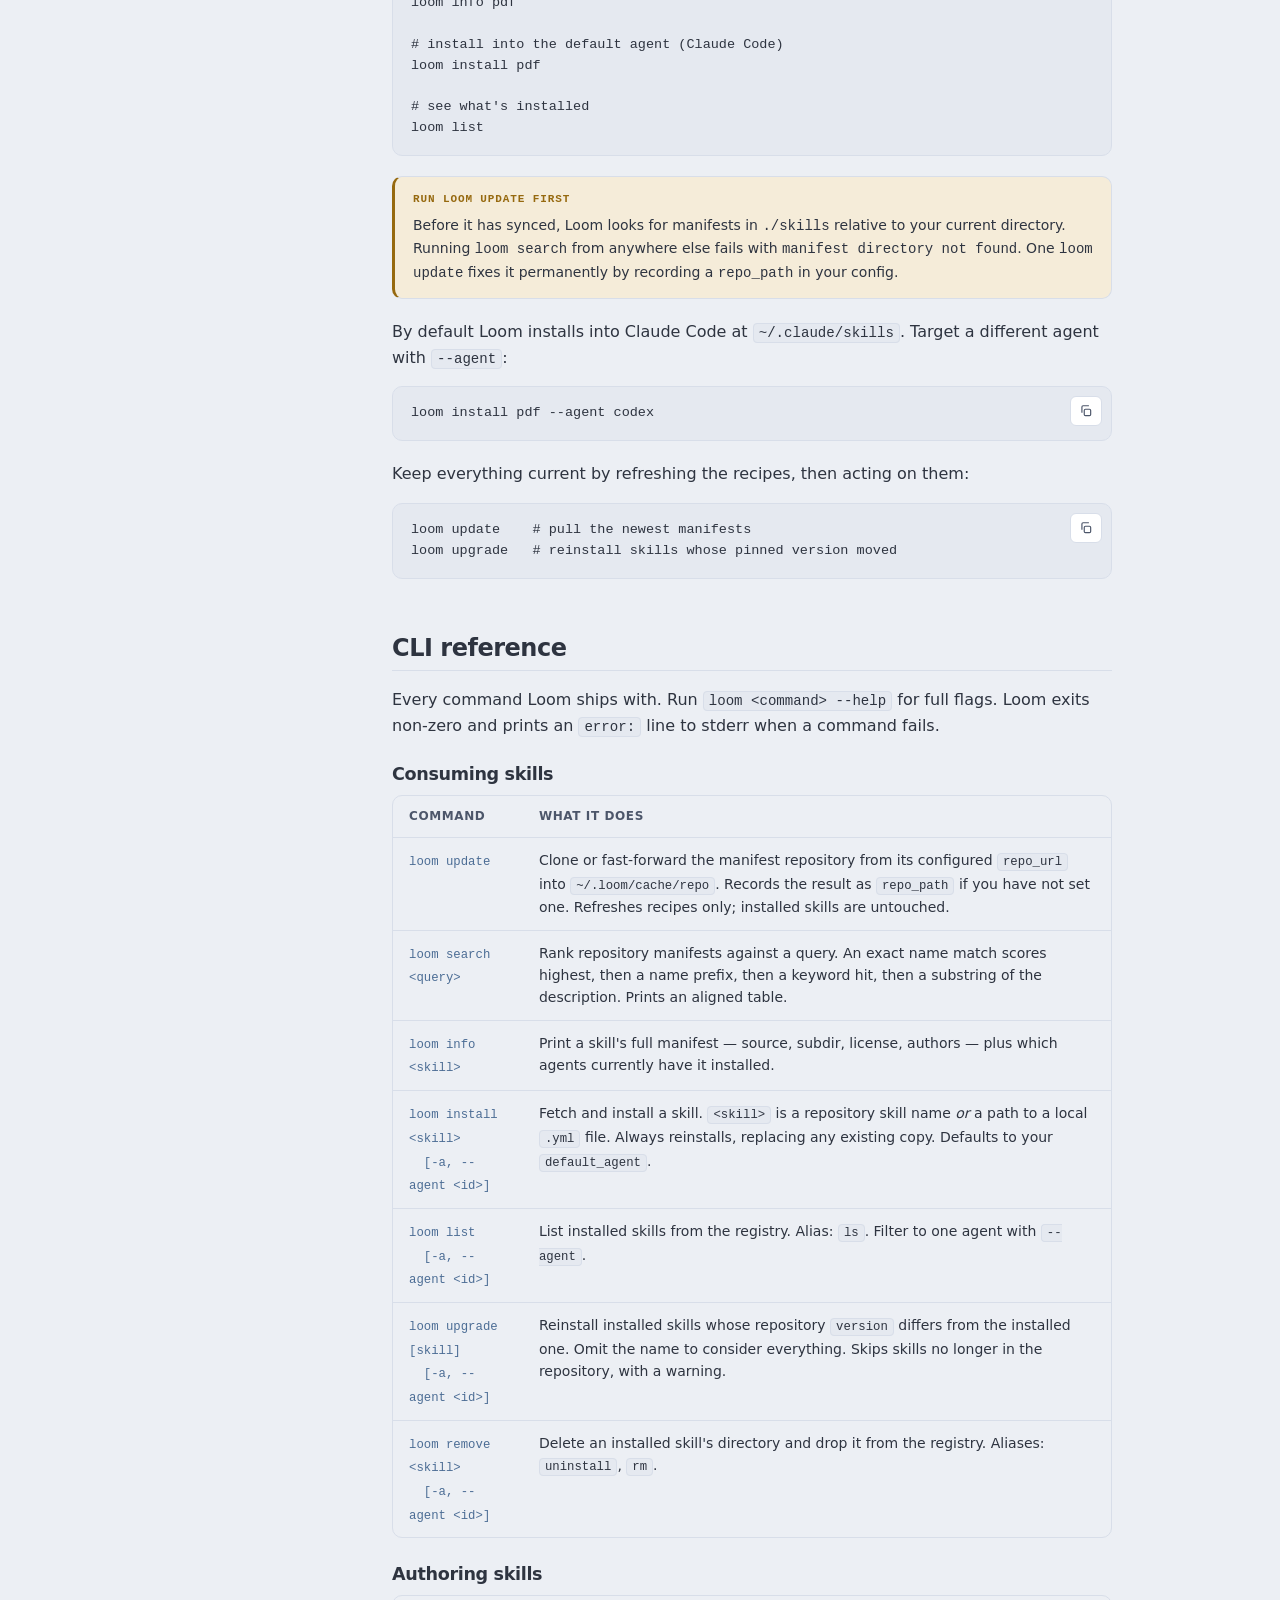
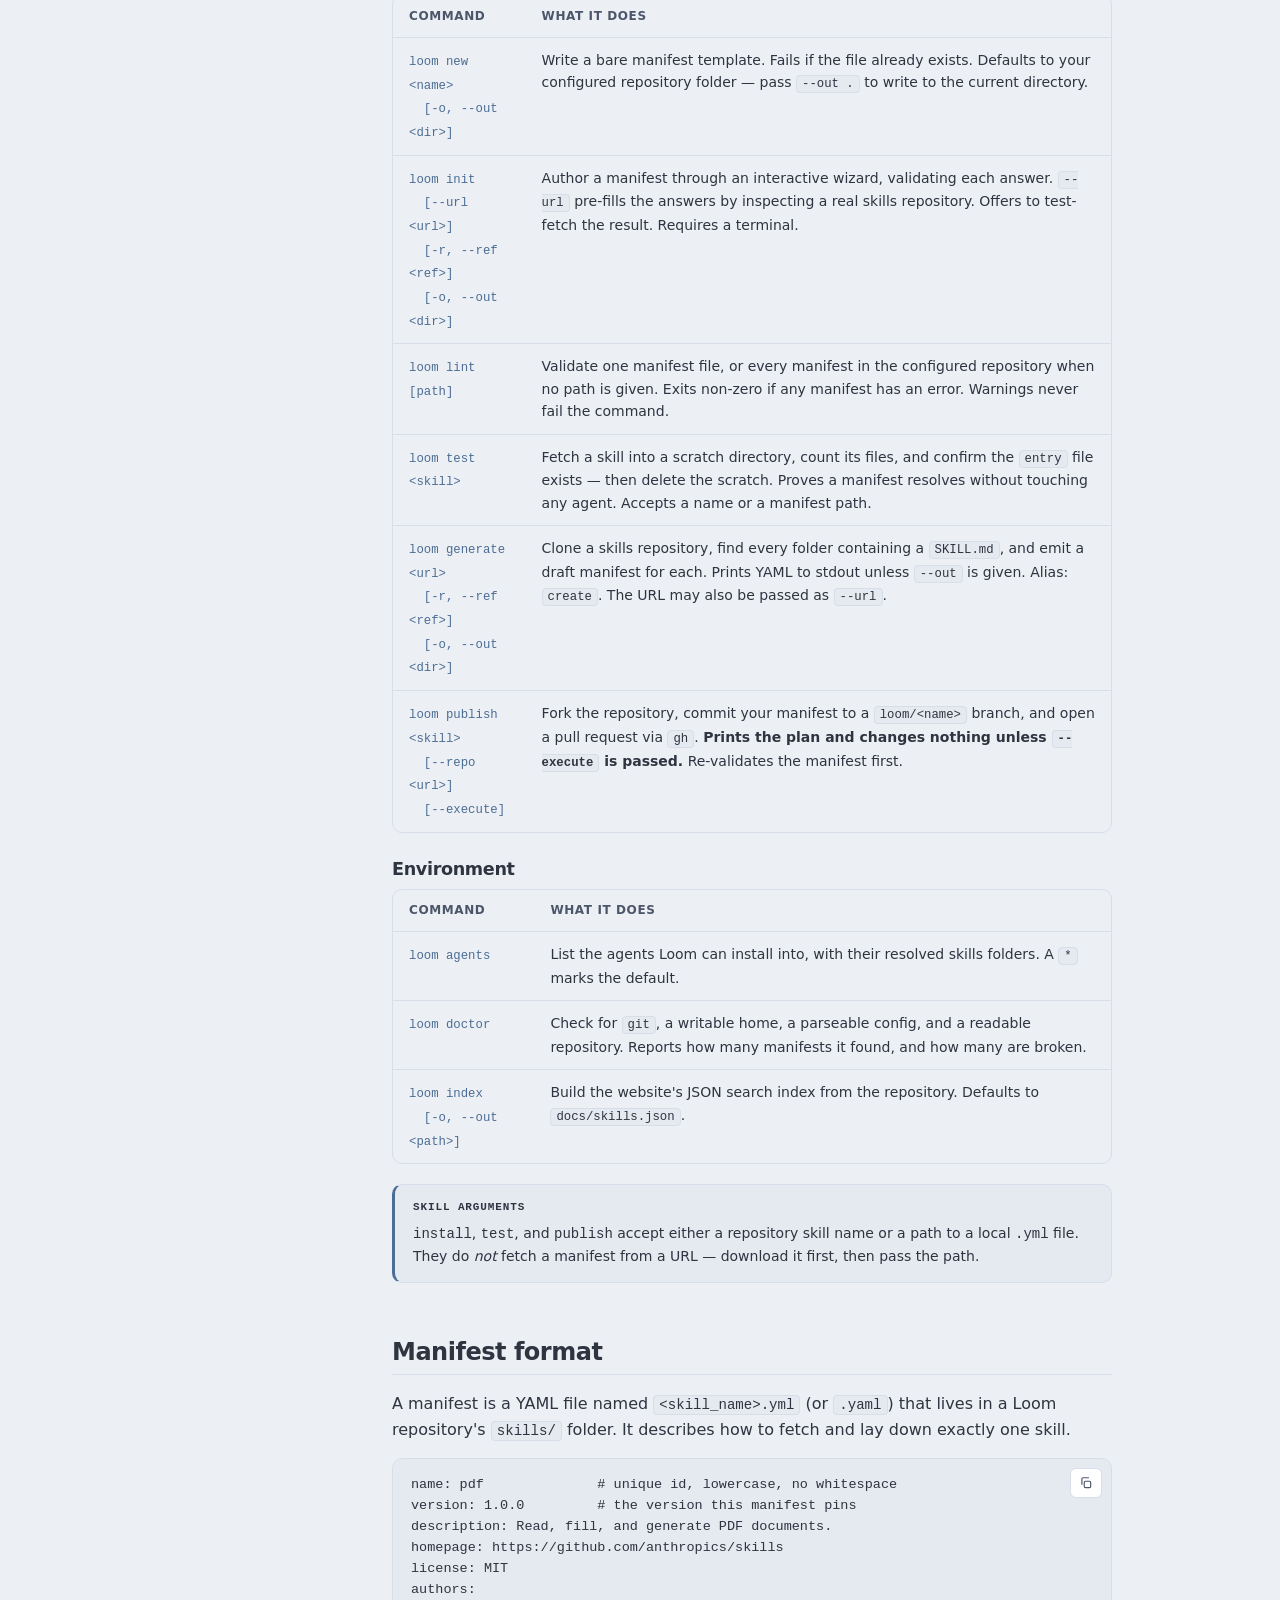
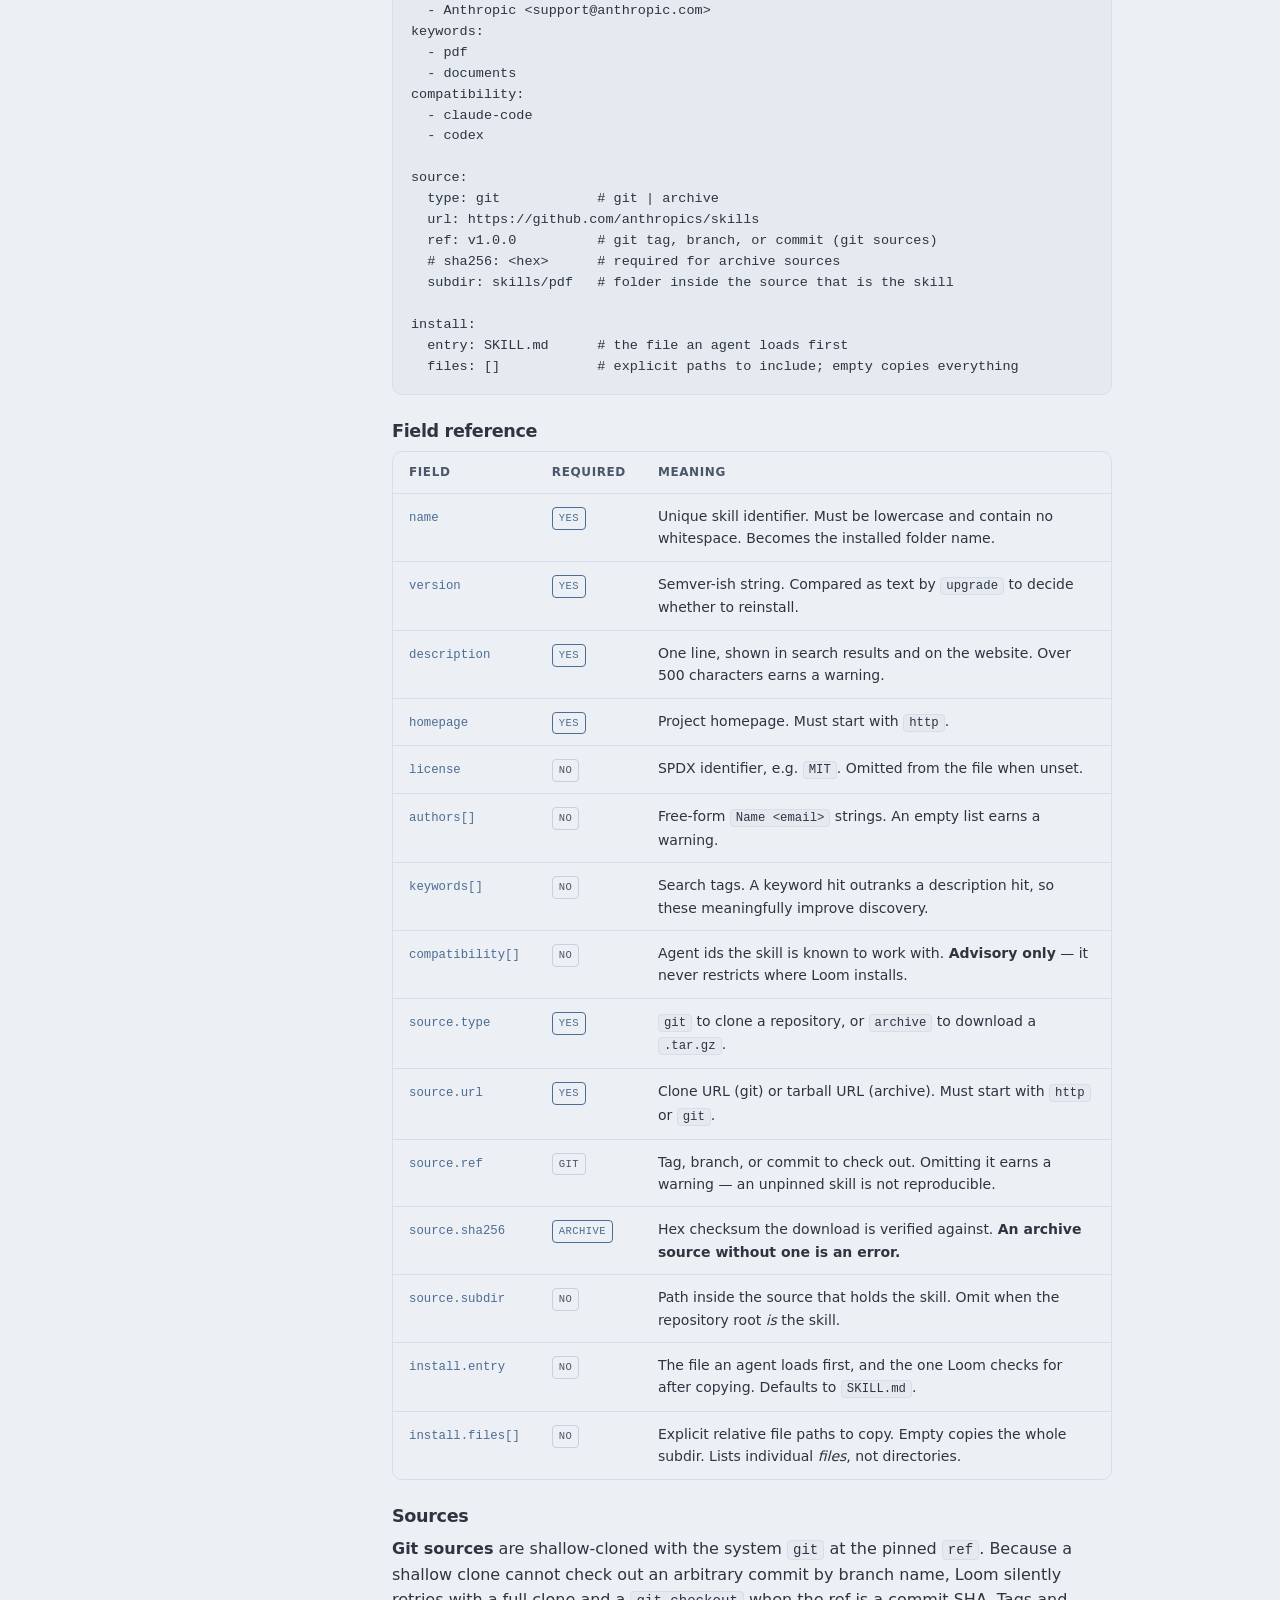
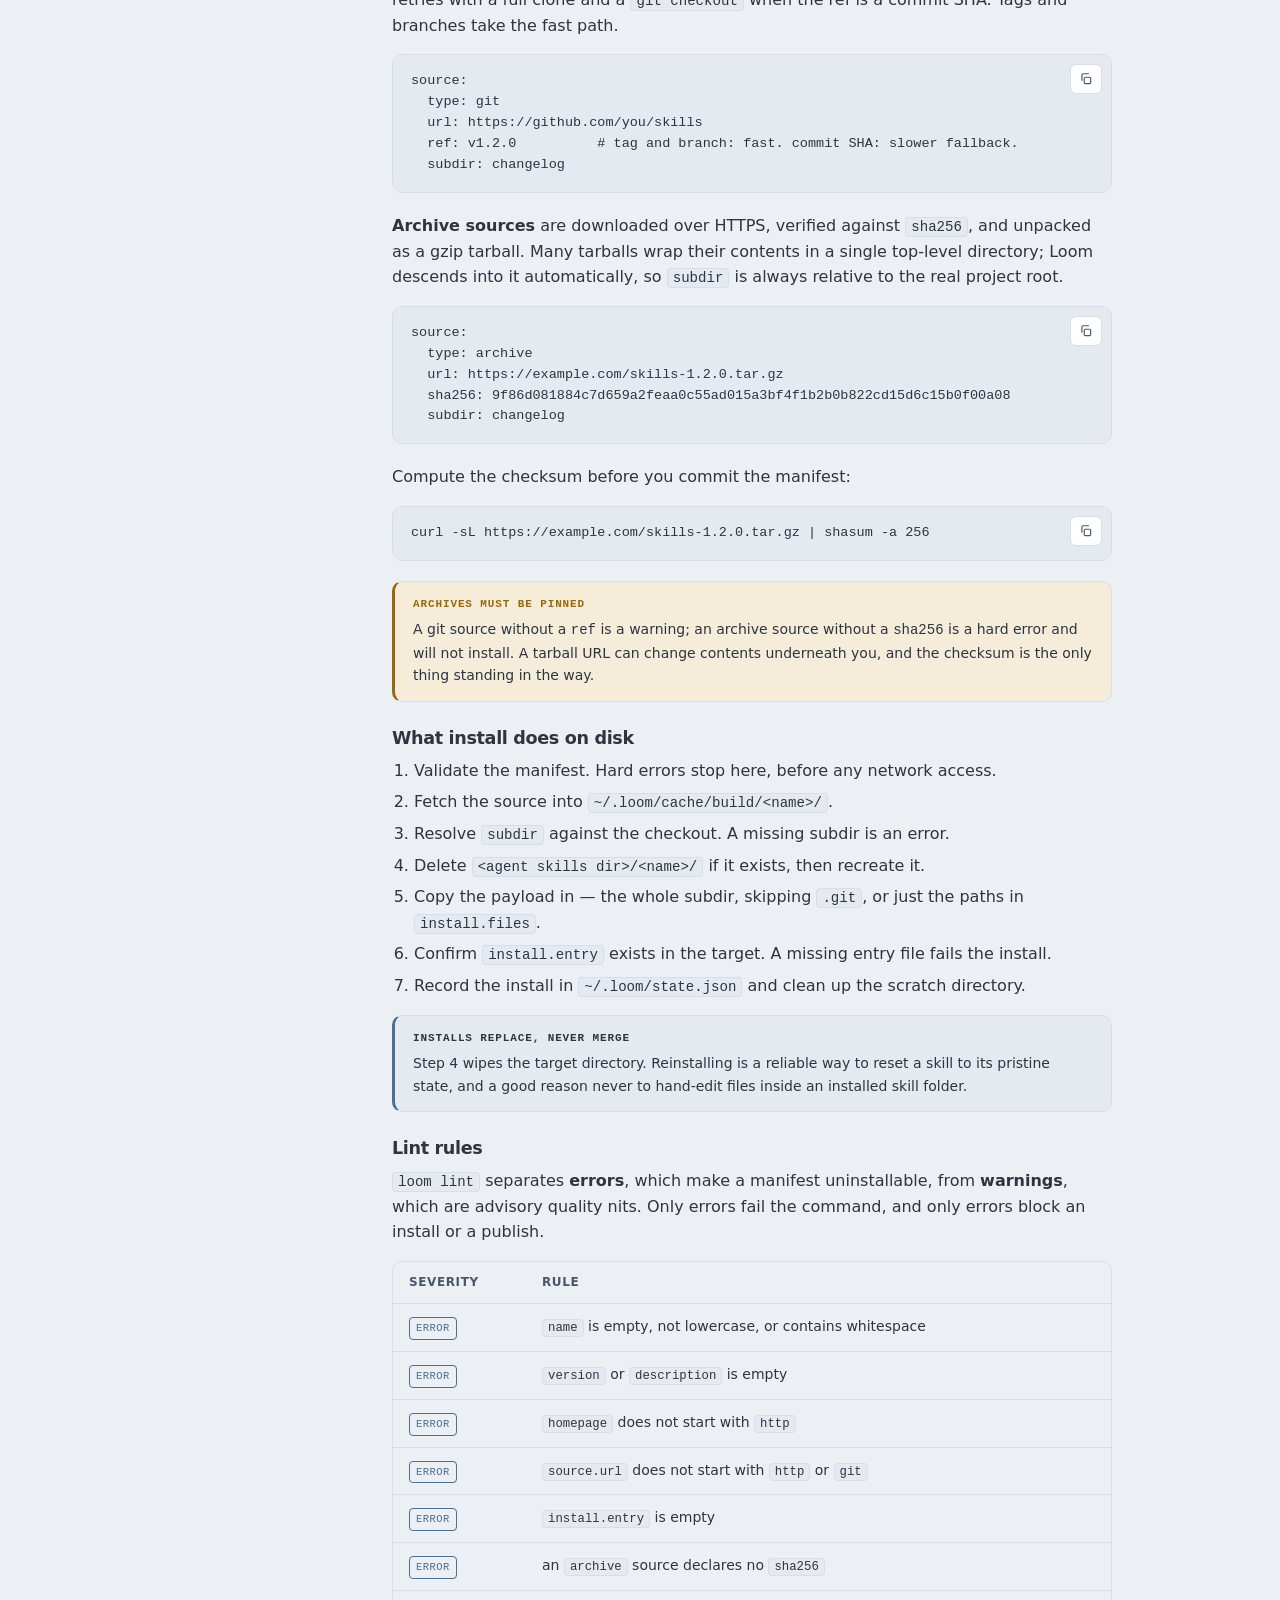
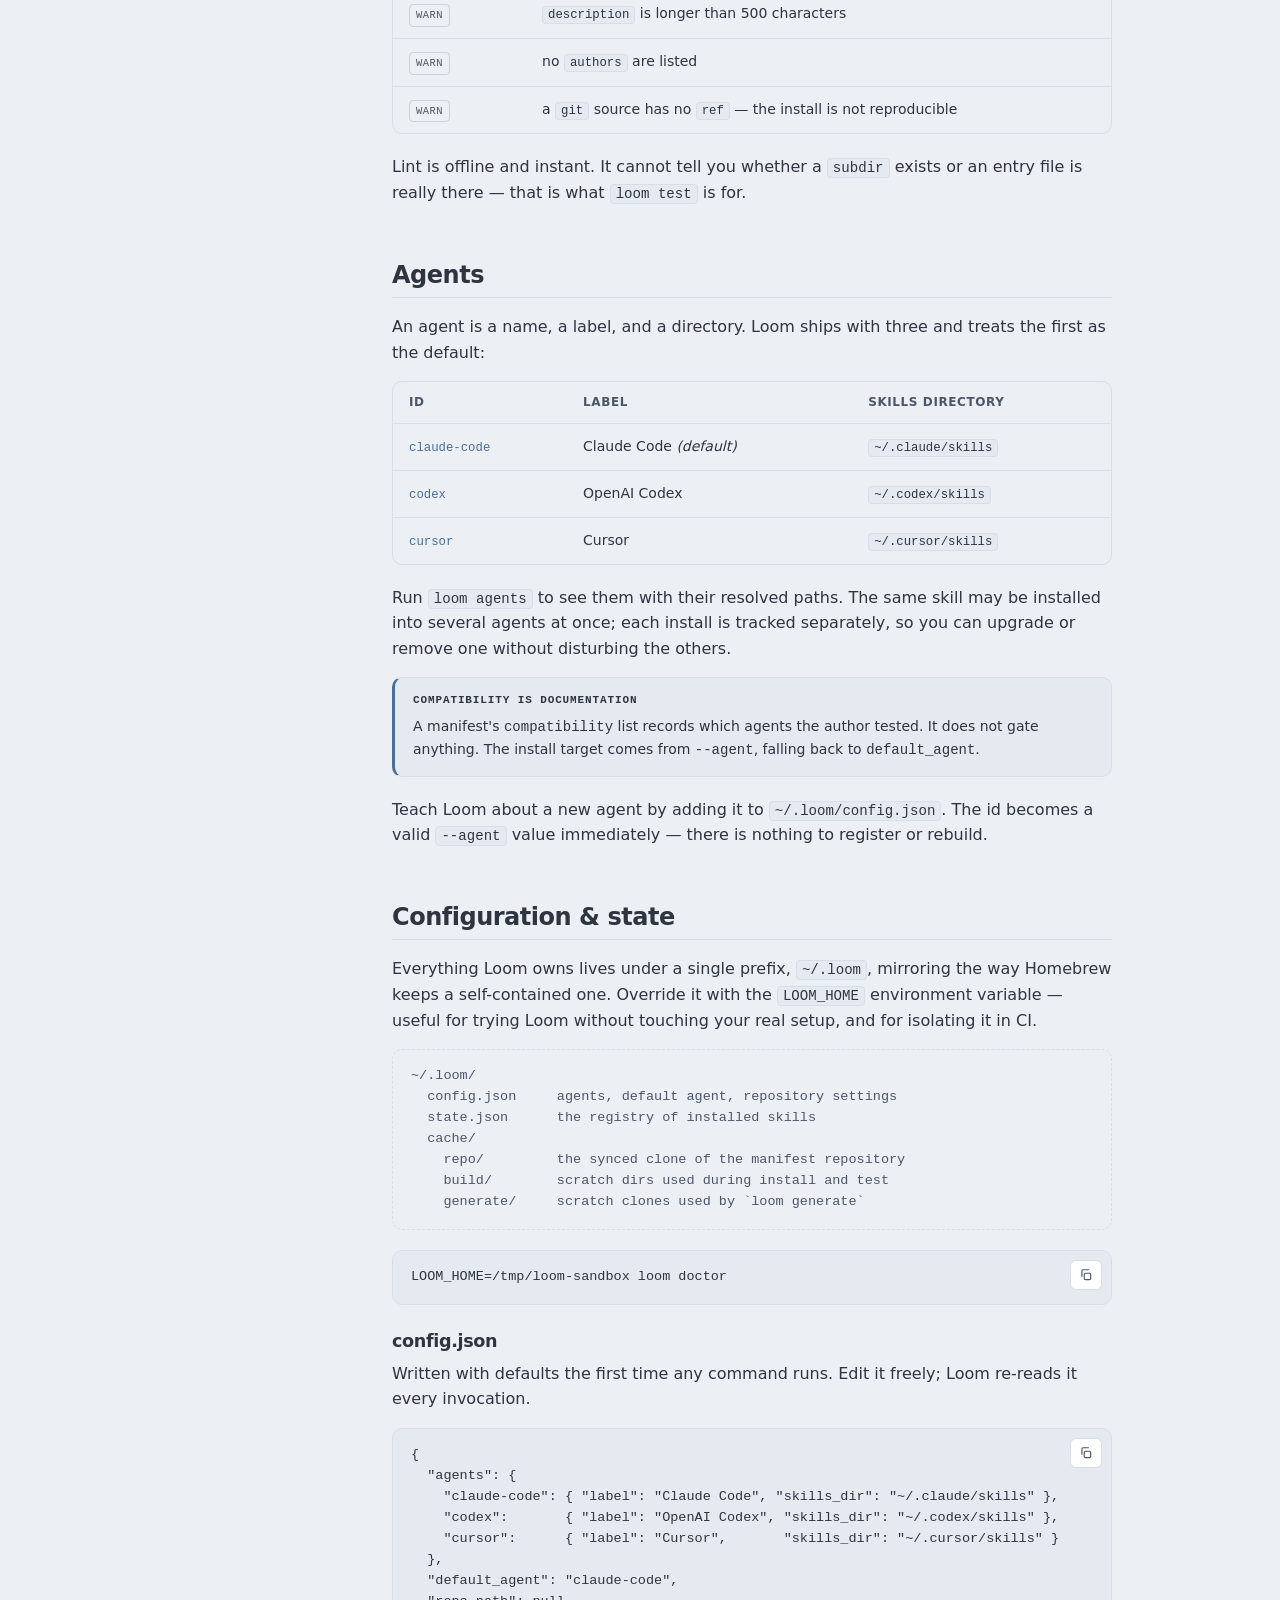
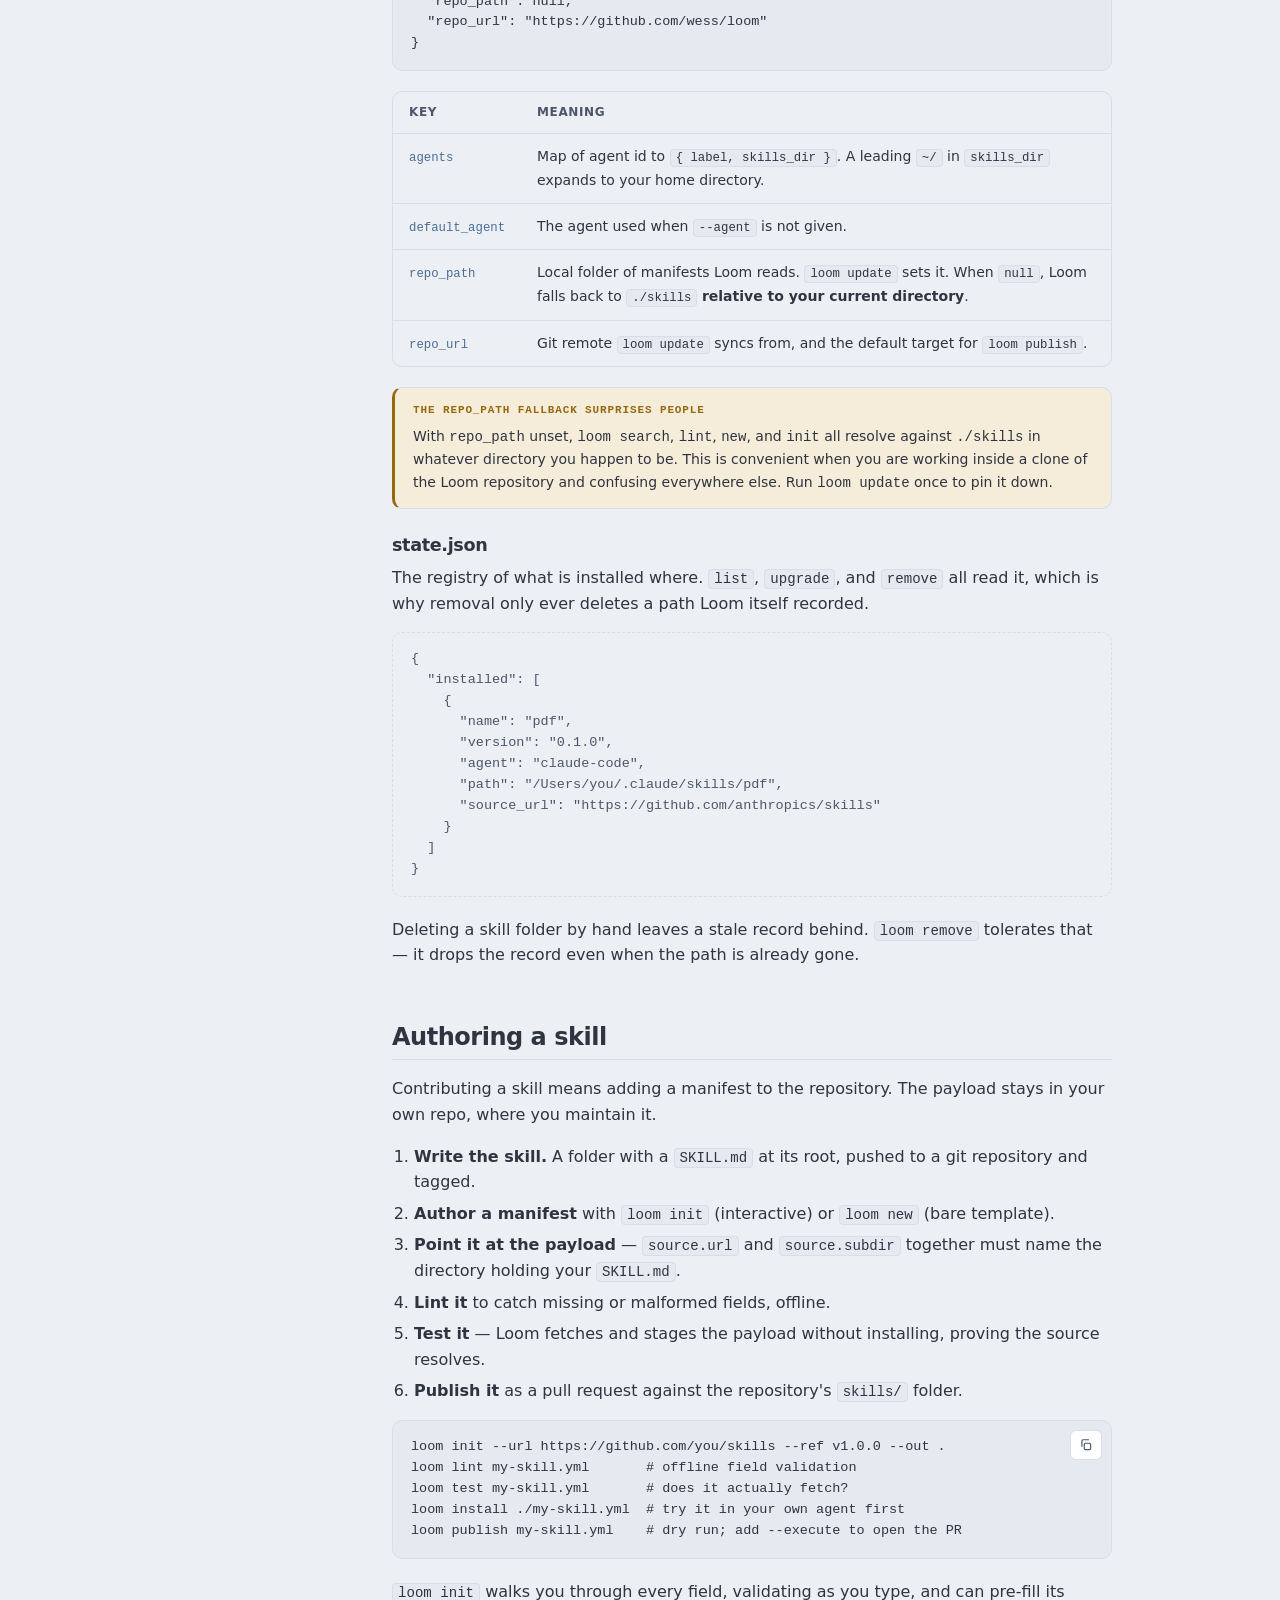
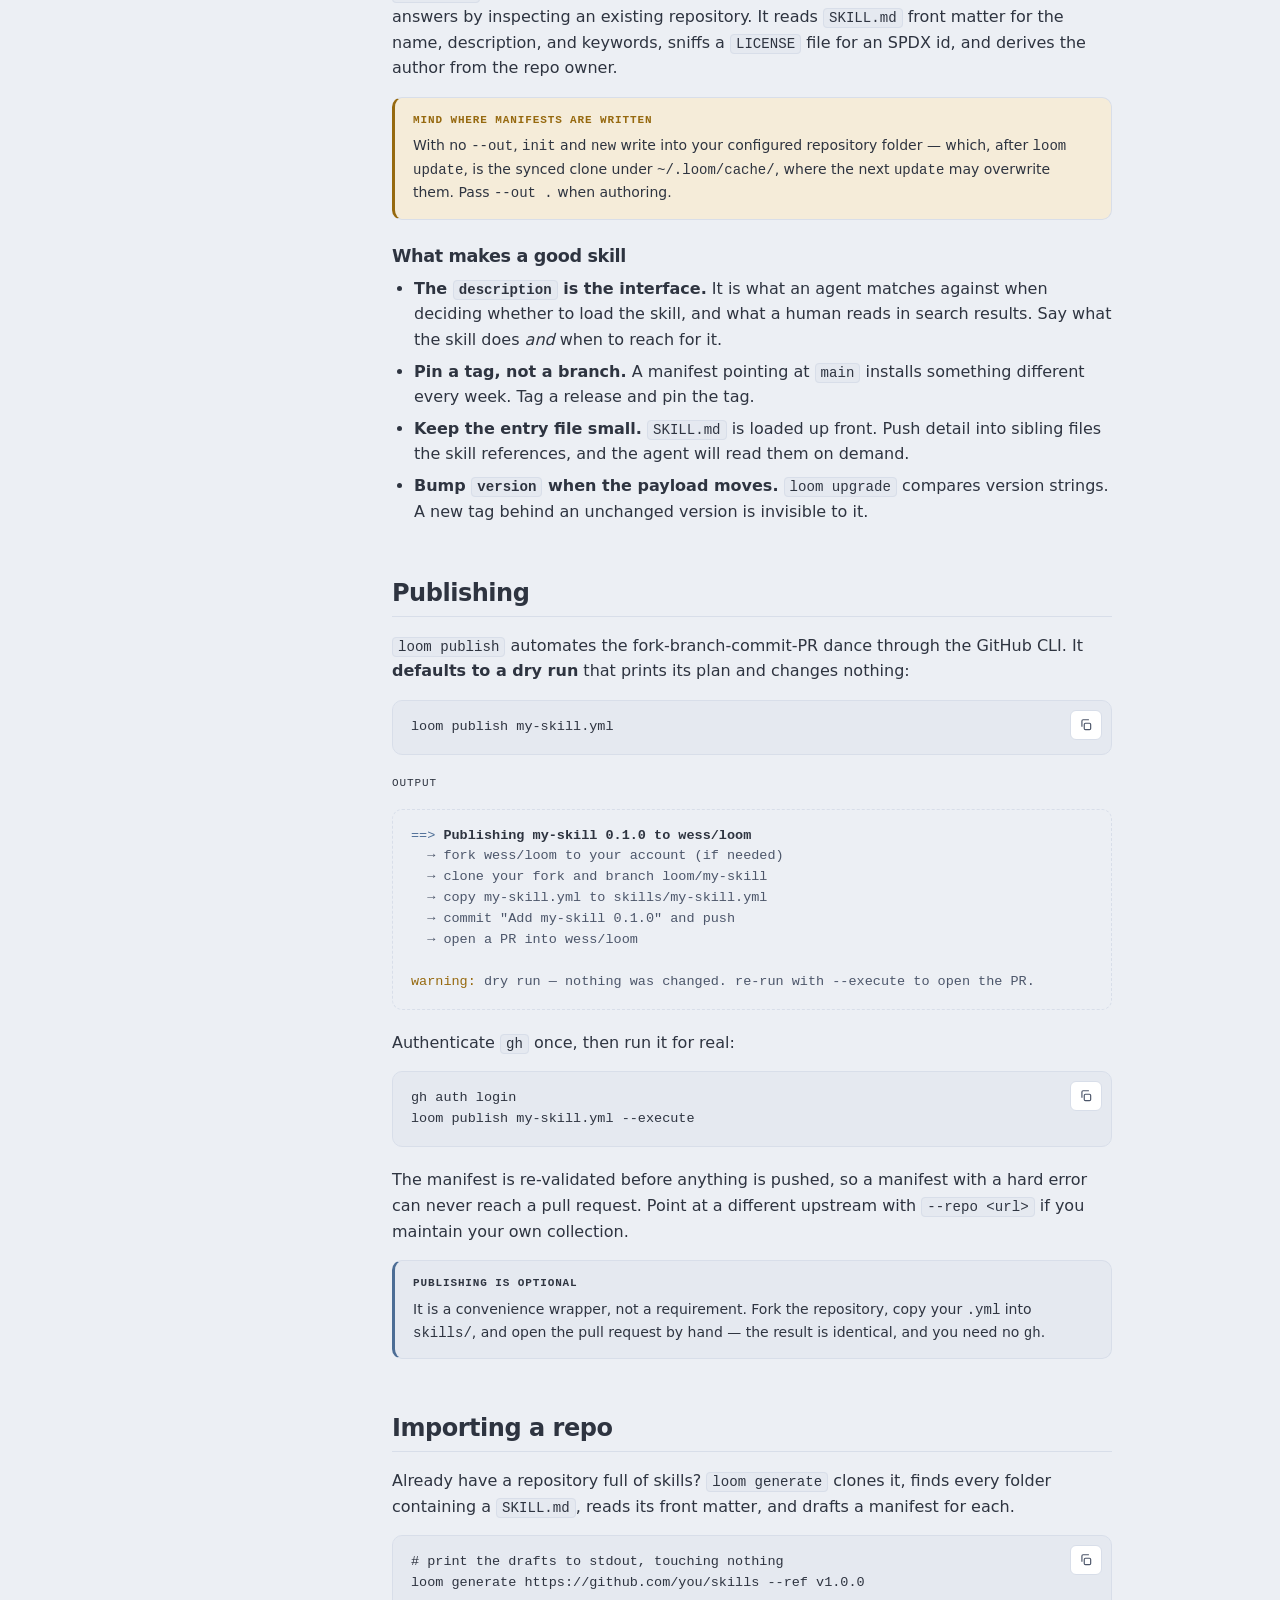
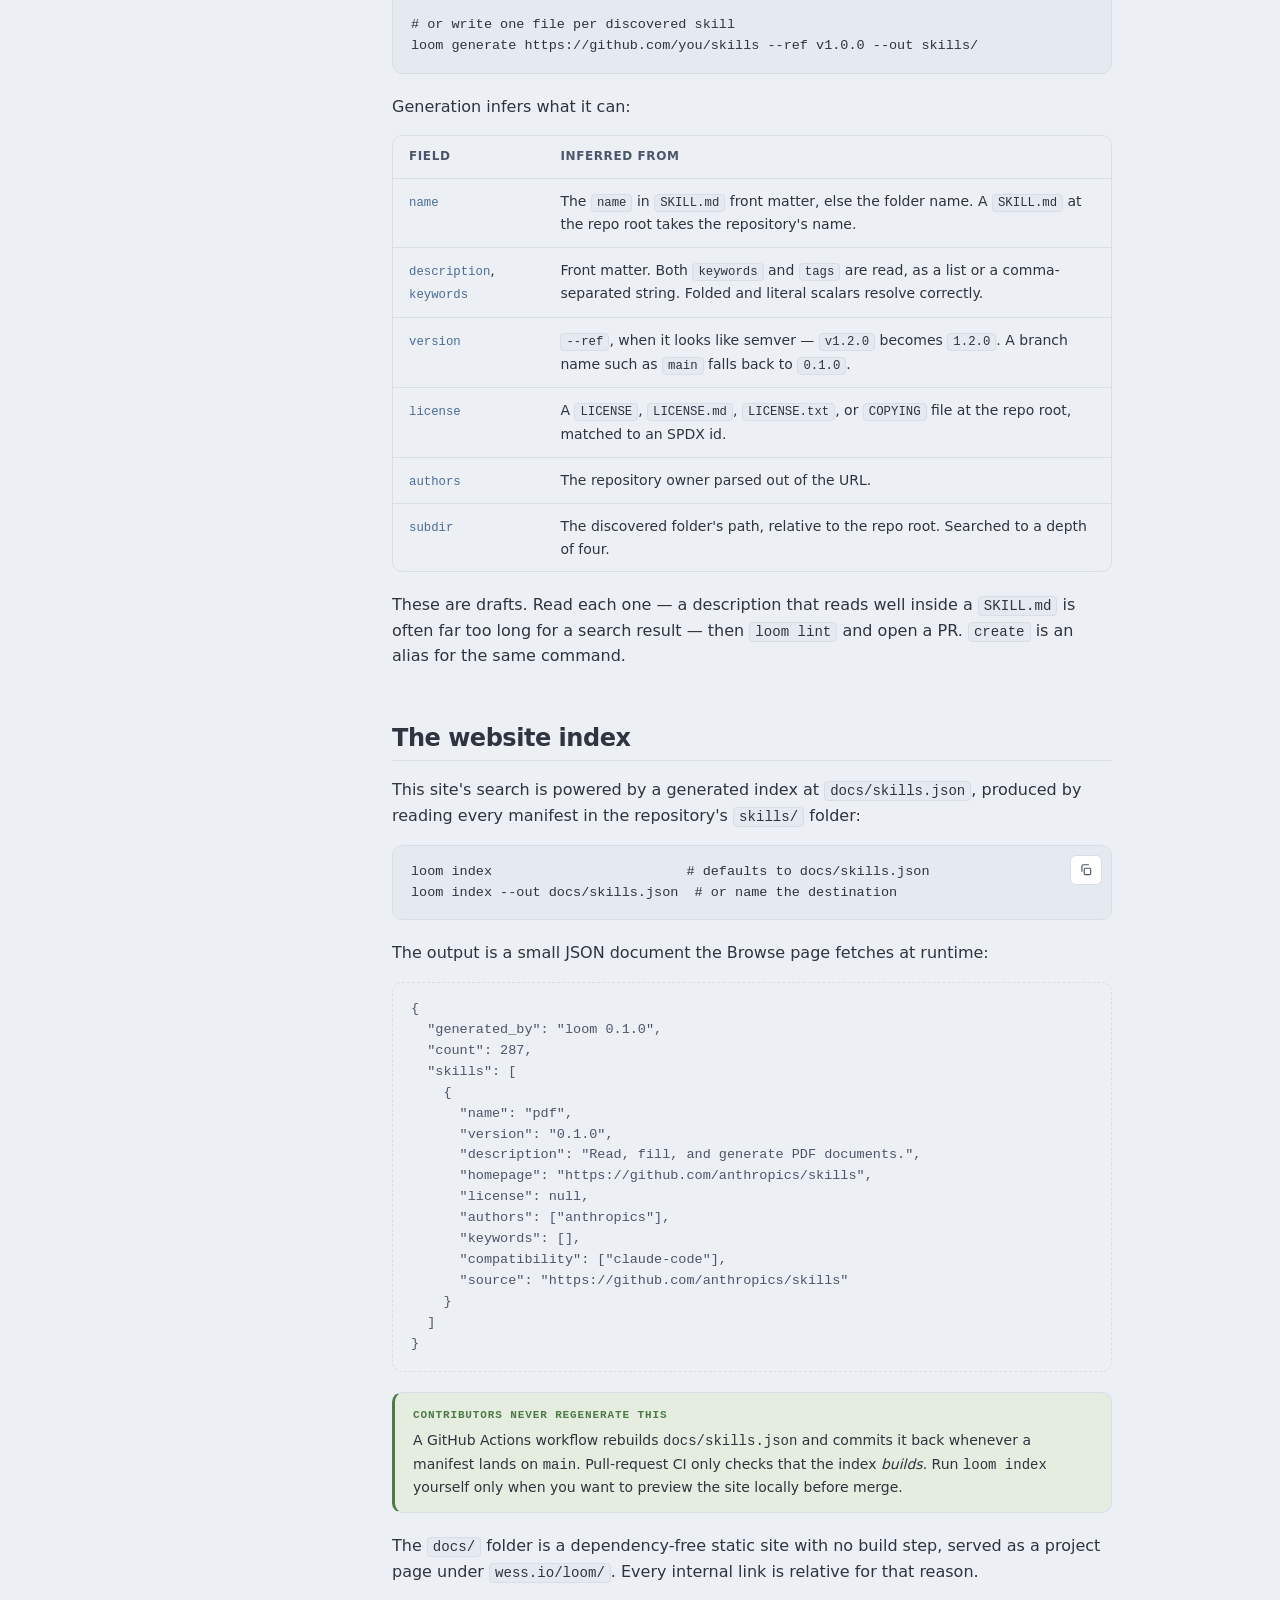
<file: docs/docs.html>
<!doctype html>
<html lang="en" data-theme="light">
  <head>
    <meta charset="utf-8" />
    <meta name="viewport" content="width=device-width, initial-scale=1" />
    <title>Docs — Loom</title>
    <meta name="description" content="Loom documentation: installation, concepts, CLI reference, manifest format, sources, agents, configuration, authoring, publishing, and troubleshooting." />
    <link rel="icon" href="data:image/svg+xml,%3Csvg xmlns='http://www.w3.org/2000/svg' viewBox='0 0 24 24'%3E%3Cg fill='none' stroke='%234c6d95' stroke-width='2'%3E%3Cpath d='M4 8h16M4 16h16M8 4v16M16 4v16'/%3E%3C/g%3E%3C/svg%3E" />
    <script>
      (function () {
        try {
          var t =
            localStorage.getItem("loom-theme") ||
            (window.matchMedia("(prefers-color-scheme: dark)").matches ? "dark" : "light");
          document.documentElement.setAttribute("data-theme", t);
        } catch (e) {}
      })();
    </script>
    <link rel="stylesheet" href="style.css" />
  </head>
  <body>
    <a class="skip-link" href="#main">Skip to content</a>

    <header class="nav">
      <div class="nav__inner">
        <a class="brand" href="index.html" aria-label="Loom home">
          <svg class="brand__mark" viewBox="0 0 24 24" aria-hidden="true">
            <g fill="none" stroke="currentColor" stroke-width="1.6" style="color: var(--accent)">
              <path d="M4 8h16M4 16h16M8 4v16M16 4v16" />
            </g>
          </svg>
          Loom
        </a>
        <nav class="nav__links" aria-label="Primary">
          <a class="nav__link" data-page="browse.html" href="browse.html">Browse</a>
          <a class="nav__link" data-page="tutorial.html" href="tutorial.html">Tutorial</a>
          <a class="nav__link" data-page="docs.html" href="docs.html">Docs</a>
          <a class="nav__link nav__link--hide-sm" href="https://github.com/wess/loom">GitHub</a>
          <button class="icon-btn theme-toggle" type="button" aria-label="Toggle color theme">
            <svg class="icon-moon" viewBox="0 0 24 24" fill="none" stroke="currentColor" stroke-width="2" aria-hidden="true"><path d="M21 12.8A9 9 0 1 1 11.2 3a7 7 0 0 0 9.8 9.8z"/></svg>
            <svg class="icon-sun" viewBox="0 0 24 24" fill="none" stroke="currentColor" stroke-width="2" aria-hidden="true"><circle cx="12" cy="12" r="4"/><path d="M12 2v2M12 20v2M4.9 4.9l1.4 1.4M17.7 17.7l1.4 1.4M2 12h2M20 12h2M4.9 19.1l1.4-1.4M17.7 6.3l1.4-1.4"/></svg>
          </button>
        </nav>
      </div>
    </header>

    <main id="main" class="wrap">
      <div class="docs">
        <!-- Table of contents -->
        <aside>
          <nav class="toc" id="toc" aria-label="On this page">
            <p class="toc__title">On this page</p>
            <a href="#what">What is Loom</a>
            <a href="#concepts">Concepts</a>
            <a href="#install">Installation</a>
            <a href="#quickstart">Quickstart</a>
            <a href="#cli">CLI reference</a>
            <a class="toc__sub" href="#cli-consuming">Consuming skills</a>
            <a class="toc__sub" href="#cli-authoring">Authoring skills</a>
            <a class="toc__sub" href="#cli-env">Environment</a>
            <a href="#manifest">Manifest format</a>
            <a class="toc__sub" href="#fields">Field reference</a>
            <a class="toc__sub" href="#sources">Sources</a>
            <a class="toc__sub" href="#linting">Lint rules</a>
            <a href="#agents">Agents</a>
            <a href="#state">Configuration &amp; state</a>
            <a href="#authoring">Authoring a skill</a>
            <a href="#publishing">Publishing</a>
            <a href="#generate">Importing a repo</a>
            <a href="#index">The website index</a>
            <a href="#troubleshooting">Troubleshooting</a>
            <a href="#faq">FAQ</a>
          </nav>
        </aside>

        <!-- Content -->
        <article class="doc-content">
          <section id="what">
            <h1>Loom documentation</h1>
            <p class="lead">
              Loom is a package manager for AI skills. It installs, inspects, and
              authors reusable skills for AI agents such as Claude Code, OpenAI
              Codex, and Cursor.
            </p>
            <p>
              A <em>skill</em> is a folder of instructions and helper files an
              agent loads to do a job well — writing PDFs, building slide decks,
              designing artifacts, and so on. Loom does for those skills what
              Homebrew does for command-line tools: a shared repository of
              <strong>manifests</strong> describes where each skill lives and how
              to fetch it, and Loom weaves the payload into your agent's skills
              folder on request.
            </p>
            <p>
              A manifest never contains the skill payload itself. It only
              describes how to obtain and place a skill, in the spirit of a
              Homebrew formula. That keeps the repository small and lets skills
              live in their own upstream projects, maintained by the people who
              wrote them.
            </p>
            <div class="note">
              <strong class="note__label">New to Loom?</strong>
              The <a class="link" href="tutorial.html">tutorial</a> walks from an
              empty machine to a published skill in about twenty minutes. This
              page is the reference you come back to afterwards.
            </div>
          </section>

          <section id="concepts">
            <h2>Concepts</h2>
            <p>
              Four nouns carry the whole system. If the mental model is right,
              every command follows from it.
            </p>
            <div class="table-scroll">
              <table class="ref">
                <thead><tr><th>Term</th><th>What it is</th></tr></thead>
                <tbody>
                  <tr>
                    <td><code>skill</code></td>
                    <td>A folder with a <code>SKILL.md</code> at its root, plus whatever helper files it needs. Lives in its author's own git repository. This is the payload.</td>
                  </tr>
                  <tr>
                    <td><code>manifest</code></td>
                    <td>A YAML file, <code>&lt;name&gt;.yml</code>, describing where a skill lives and how to install it. The Homebrew analogue is a formula. Contains no payload.</td>
                  </tr>
                  <tr>
                    <td><code>repository</code></td>
                    <td>A folder of manifests — the <code>skills/</code> directory of <a class="link" href="https://github.com/wess/loom">wess/loom</a>. The Homebrew analogue is a tap. Loom keeps a synced clone of it locally.</td>
                  </tr>
                  <tr>
                    <td><code>agent</code></td>
                    <td>An AI tool that loads skills from a directory. Loom ships with three, and you can add your own. The install target.</td>
                  </tr>
                </tbody>
              </table>
            </div>
            <p>The flow from recipe to installed skill:</p>
            <div class="codeblock">
              <pre class="code code--out"><code>skills/pdf.yml            loom install pdf           ~/.claude/skills/pdf/
<b>the recipe</b>        ───▶   <b>fetch + verify</b>      ───▶   <b>the payload</b>
name, source URL,         clone at the pinned         SKILL.md and its
ref, subdir               ref, check the entry        helper files</code></pre>
            </div>
          </section>

          <section id="install">
            <h2>Installation</h2>
            <p>
              Loom is a single Rust binary. Pick whichever route suits you.
            </p>

            <h3 id="install-brew">Homebrew (macOS &amp; Linux)</h3>
            <div class="codeblock">
              <button class="copy-btn" type="button" data-copy="brew install wess/packages/loom" aria-label="Copy code"><svg viewBox="0 0 24 24" fill="none" stroke="currentColor" stroke-width="2" aria-hidden="true"><rect x="9" y="9" width="11" height="11" rx="2"/><path d="M5 15V5a2 2 0 0 1 2-2h10"/></svg></button>
              <pre class="code"><code>brew install wess/packages/loom</code></pre>
            </div>

            <h3 id="install-script">Install script (macOS &amp; Linux)</h3>
            <div class="codeblock">
              <button class="copy-btn" type="button" data-copy="curl -fsSL https://raw.githubusercontent.com/wess/loom/main/scripts/install.sh | sh" aria-label="Copy code"><svg viewBox="0 0 24 24" fill="none" stroke="currentColor" stroke-width="2" aria-hidden="true"><rect x="9" y="9" width="11" height="11" rx="2"/><path d="M5 15V5a2 2 0 0 1 2-2h10"/></svg></button>
              <pre class="code"><code>curl -fsSL https://raw.githubusercontent.com/wess/loom/main/scripts/install.sh | sh</code></pre>
            </div>
            <p>
              It detects your OS and architecture, downloads the matching
              release, verifies its checksum, and drops <code>loom</code> on your
              <code>PATH</code>. Set <code>LOOM_VERSION</code> to pin a version,
              or <code>LOOM_BIN_DIR</code> to choose the install directory.
            </p>

            <h3 id="install-binaries">Prebuilt binaries</h3>
            <p>
              Grab a <code>.tar.gz</code> for your platform from the
              <a class="link" href="https://github.com/wess/loom/releases">releases page</a>
              — builds are published for macOS and Linux on both
              <code>x86_64</code> and <code>aarch64</code> — then extract
              <code>loom</code> onto your <code>PATH</code>.
            </p>

            <h3 id="install-source">From source</h3>
            <p>
              Needs a Rust toolchain; get one from
              <a class="link" href="https://rustup.rs">rustup.rs</a>.
            </p>
            <div class="codeblock">
              <button class="copy-btn" type="button" data-copy="cargo install --git https://github.com/wess/loom" aria-label="Copy code"><svg viewBox="0 0 24 24" fill="none" stroke="currentColor" stroke-width="2" aria-hidden="true"><rect x="9" y="9" width="11" height="11" rx="2"/><path d="M5 15V5a2 2 0 0 1 2-2h10"/></svg></button>
              <pre class="code"><code>cargo install --git https://github.com/wess/loom</code></pre>
            </div>
            <p>Or clone first, to read the source or work on it:</p>
            <div class="codeblock">
              <button class="copy-btn" type="button" data-copy="git clone https://github.com/wess/loom&#10;cd loom&#10;cargo install --path ." aria-label="Copy code"><svg viewBox="0 0 24 24" fill="none" stroke="currentColor" stroke-width="2" aria-hidden="true"><rect x="9" y="9" width="11" height="11" rx="2"/><path d="M5 15V5a2 2 0 0 1 2-2h10"/></svg></button>
              <pre class="code"><code>git clone https://github.com/wess/loom
cd loom
cargo install --path .</code></pre>
            </div>

            <div class="note note--warn">
              <strong class="note__label">Not <code>cargo install loom</code></strong>
              That command does <em>not</em> install this tool. The
              <code>loom</code> name on crates.io belongs to an unrelated
              concurrency-testing library with no binary, so it fails with
              <code>there is nothing to install</code>. This crate is named
              <code>loom_ai</code> — once it is published,
              <code>cargo install loom_ai</code> will put a <code>loom</code>
              binary on your <code>PATH</code>. Until then, use one of the routes
              above.
            </div>

            <h3 id="requirements">Requirements</h3>
            <div class="table-scroll">
              <table class="ref">
                <thead><tr><th>Dependency</th><th>Needed for</th></tr></thead>
                <tbody>
                  <tr><td><code>git</code></td><td>Every git source. Loom shells out to the system <code>git</code>, exactly as Homebrew does. Must be on <code>PATH</code>.</td></tr>
                  <tr><td>Network access</td><td><code>install</code>, <code>update</code>, <code>upgrade</code>, <code>test</code>, and <code>generate</code>.</td></tr>
                  <tr><td><code>gh</code></td><td><code>loom publish --execute</code> only. Everything else works without the GitHub CLI.</td></tr>
                  <tr><td>A terminal</td><td><code>loom init</code> only — it refuses to run when stdin is not a TTY.</td></tr>
                </tbody>
              </table>
            </div>
            <p>Confirm the install and check the environment in one step:</p>
            <div class="codeblock">
              <button class="copy-btn" type="button" data-copy="loom --version&#10;loom doctor" aria-label="Copy code"><svg viewBox="0 0 24 24" fill="none" stroke="currentColor" stroke-width="2" aria-hidden="true"><rect x="9" y="9" width="11" height="11" rx="2"/><path d="M5 15V5a2 2 0 0 1 2-2h10"/></svg></button>
              <pre class="code"><code>loom --version
loom doctor</code></pre>
            </div>
            <p>
              <code>loom doctor</code> verifies that <code>git</code> is
              reachable, that Loom's home directory is writable, that
              <code>config.json</code> parses, and that the manifest repository
              can be read. It exits successfully even when it finds problems —
              read its output, do not just check the exit code.
            </p>
          </section>

          <section id="quickstart">
            <h2>Quickstart</h2>
            <p>
              Sync the repository first. Loom searches a local clone of it, and
              until that clone exists there is nothing to search.
            </p>
            <div class="codeblock">
              <button class="copy-btn" type="button" data-copy="loom update&#10;loom search pdf&#10;loom info pdf&#10;loom install pdf&#10;loom list" aria-label="Copy code"><svg viewBox="0 0 24 24" fill="none" stroke="currentColor" stroke-width="2" aria-hidden="true"><rect x="9" y="9" width="11" height="11" rx="2"/><path d="M5 15V5a2 2 0 0 1 2-2h10"/></svg></button>
              <pre class="code"><code># sync the manifest repository (do this first)
loom update

# search the repository
loom search pdf

# read the details before installing
loom info pdf

# install into the default agent (Claude Code)
loom install pdf

# see what's installed
loom list</code></pre>
            </div>

            <div class="note note--warn">
              <strong class="note__label">Run <code>loom update</code> first</strong>
              Before it has synced, Loom looks for manifests in
              <code>./skills</code> relative to your current directory. Running
              <code>loom search</code> from anywhere else fails with
              <code>manifest directory not found</code>. One
              <code>loom update</code> fixes it permanently by recording a
              <code>repo_path</code> in your config.
            </div>

            <p>
              By default Loom installs into Claude Code at
              <code>~/.claude/skills</code>. Target a different agent with
              <code>--agent</code>:
            </p>
            <div class="codeblock">
              <button class="copy-btn" type="button" data-copy="loom install pdf --agent codex" aria-label="Copy code"><svg viewBox="0 0 24 24" fill="none" stroke="currentColor" stroke-width="2" aria-hidden="true"><rect x="9" y="9" width="11" height="11" rx="2"/><path d="M5 15V5a2 2 0 0 1 2-2h10"/></svg></button>
              <pre class="code"><code>loom install pdf --agent codex</code></pre>
            </div>
            <p>
              Keep everything current by refreshing the recipes, then acting on
              them:
            </p>
            <div class="codeblock">
              <button class="copy-btn" type="button" data-copy="loom update&#10;loom upgrade" aria-label="Copy code"><svg viewBox="0 0 24 24" fill="none" stroke="currentColor" stroke-width="2" aria-hidden="true"><rect x="9" y="9" width="11" height="11" rx="2"/><path d="M5 15V5a2 2 0 0 1 2-2h10"/></svg></button>
              <pre class="code"><code>loom update    # pull the newest manifests
loom upgrade   # reinstall skills whose pinned version moved</code></pre>
            </div>
          </section>

          <section id="cli">
            <h2>CLI reference</h2>
            <p>
              Every command Loom ships with. Run
              <code>loom &lt;command&gt; --help</code> for full flags. Loom exits
              non-zero and prints an <code>error:</code> line to stderr when a
              command fails.
            </p>

            <h3 id="cli-consuming">Consuming skills</h3>
            <div class="table-scroll">
              <table class="ref">
                <thead>
                  <tr><th>Command</th><th>What it does</th></tr>
                </thead>
                <tbody>
                  <tr>
                    <td><code>loom update</code></td>
                    <td>Clone or fast-forward the manifest repository from its configured <code>repo_url</code> into <code>~/.loom/cache/repo</code>. Records the result as <code>repo_path</code> if you have not set one. Refreshes recipes only; installed skills are untouched.</td>
                  </tr>
                  <tr>
                    <td><code>loom search &lt;query&gt;</code></td>
                    <td>Rank repository manifests against a query. An exact name match scores highest, then a name prefix, then a keyword hit, then a substring of the description. Prints an aligned table.</td>
                  </tr>
                  <tr>
                    <td><code>loom info &lt;skill&gt;</code></td>
                    <td>Print a skill's full manifest — source, subdir, license, authors — plus which agents currently have it installed.</td>
                  </tr>
                  <tr>
                    <td><code>loom install &lt;skill&gt;</code><br><code>&nbsp;&nbsp;[-a, --agent &lt;id&gt;]</code></td>
                    <td>Fetch and install a skill. <code>&lt;skill&gt;</code> is a repository skill name <em>or</em> a path to a local <code>.yml</code> file. Always reinstalls, replacing any existing copy. Defaults to your <code>default_agent</code>.</td>
                  </tr>
                  <tr>
                    <td><code>loom list</code><br><code>&nbsp;&nbsp;[-a, --agent &lt;id&gt;]</code></td>
                    <td>List installed skills from the registry. Alias: <code>ls</code>. Filter to one agent with <code>--agent</code>.</td>
                  </tr>
                  <tr>
                    <td><code>loom upgrade [skill]</code><br><code>&nbsp;&nbsp;[-a, --agent &lt;id&gt;]</code></td>
                    <td>Reinstall installed skills whose repository <code>version</code> differs from the installed one. Omit the name to consider everything. Skips skills no longer in the repository, with a warning.</td>
                  </tr>
                  <tr>
                    <td><code>loom remove &lt;skill&gt;</code><br><code>&nbsp;&nbsp;[-a, --agent &lt;id&gt;]</code></td>
                    <td>Delete an installed skill's directory and drop it from the registry. Aliases: <code>uninstall</code>, <code>rm</code>.</td>
                  </tr>
                </tbody>
              </table>
            </div>

            <h3 id="cli-authoring">Authoring skills</h3>
            <div class="table-scroll">
              <table class="ref">
                <thead>
                  <tr><th>Command</th><th>What it does</th></tr>
                </thead>
                <tbody>
                  <tr>
                    <td><code>loom new &lt;name&gt;</code><br><code>&nbsp;&nbsp;[-o, --out &lt;dir&gt;]</code></td>
                    <td>Write a bare manifest template. Fails if the file already exists. Defaults to your configured repository folder — pass <code>--out .</code> to write to the current directory.</td>
                  </tr>
                  <tr>
                    <td><code>loom init</code><br><code>&nbsp;&nbsp;[--url &lt;url&gt;]</code><br><code>&nbsp;&nbsp;[-r, --ref &lt;ref&gt;]</code><br><code>&nbsp;&nbsp;[-o, --out &lt;dir&gt;]</code></td>
                    <td>Author a manifest through an interactive wizard, validating each answer. <code>--url</code> pre-fills the answers by inspecting a real skills repository. Offers to test-fetch the result. Requires a terminal.</td>
                  </tr>
                  <tr>
                    <td><code>loom lint [path]</code></td>
                    <td>Validate one manifest file, or every manifest in the configured repository when no path is given. Exits non-zero if any manifest has an error. Warnings never fail the command.</td>
                  </tr>
                  <tr>
                    <td><code>loom test &lt;skill&gt;</code></td>
                    <td>Fetch a skill into a scratch directory, count its files, and confirm the <code>entry</code> file exists — then delete the scratch. Proves a manifest resolves without touching any agent. Accepts a name or a manifest path.</td>
                  </tr>
                  <tr>
                    <td><code>loom generate &lt;url&gt;</code><br><code>&nbsp;&nbsp;[-r, --ref &lt;ref&gt;]</code><br><code>&nbsp;&nbsp;[-o, --out &lt;dir&gt;]</code></td>
                    <td>Clone a skills repository, find every folder containing a <code>SKILL.md</code>, and emit a draft manifest for each. Prints YAML to stdout unless <code>--out</code> is given. Alias: <code>create</code>. The URL may also be passed as <code>--url</code>.</td>
                  </tr>
                  <tr>
                    <td><code>loom publish &lt;skill&gt;</code><br><code>&nbsp;&nbsp;[--repo &lt;url&gt;]</code><br><code>&nbsp;&nbsp;[--execute]</code></td>
                    <td>Fork the repository, commit your manifest to a <code>loom/&lt;name&gt;</code> branch, and open a pull request via <code>gh</code>. <strong>Prints the plan and changes nothing unless <code>--execute</code> is passed.</strong> Re-validates the manifest first.</td>
                  </tr>
                </tbody>
              </table>
            </div>

            <h3 id="cli-env">Environment</h3>
            <div class="table-scroll">
              <table class="ref">
                <thead>
                  <tr><th>Command</th><th>What it does</th></tr>
                </thead>
                <tbody>
                  <tr><td><code>loom agents</code></td><td>List the agents Loom can install into, with their resolved skills folders. A <code>*</code> marks the default.</td></tr>
                  <tr><td><code>loom doctor</code></td><td>Check for <code>git</code>, a writable home, a parseable config, and a readable repository. Reports how many manifests it found, and how many are broken.</td></tr>
                  <tr><td><code>loom index</code><br><code>&nbsp;&nbsp;[-o, --out &lt;path&gt;]</code></td><td>Build the website's JSON search index from the repository. Defaults to <code>docs/skills.json</code>.</td></tr>
                </tbody>
              </table>
            </div>

            <div class="note">
              <strong class="note__label">Skill arguments</strong>
              <code>install</code>, <code>test</code>, and <code>publish</code>
              accept either a repository skill name or a path to a local
              <code>.yml</code> file. They do <em>not</em> fetch a manifest from
              a URL — download it first, then pass the path.
            </div>
          </section>

          <section id="manifest">
            <h2>Manifest format</h2>
            <p>
              A manifest is a YAML file named <code>&lt;skill_name&gt;.yml</code>
              (or <code>.yaml</code>) that lives in a Loom repository's
              <code>skills/</code> folder. It describes how to fetch and lay down
              exactly one skill.
            </p>
            <div class="codeblock">
              <button class="copy-btn" type="button" data-copy="name: pdf&#10;version: 1.0.0&#10;description: Read, fill, and generate PDF documents.&#10;homepage: https://github.com/anthropics/skills&#10;license: MIT&#10;authors:&#10;  - Anthropic &lt;support@anthropic.com&gt;&#10;keywords:&#10;  - pdf&#10;  - documents&#10;compatibility:&#10;  - claude-code&#10;  - codex&#10;source:&#10;  type: git&#10;  url: https://github.com/anthropics/skills&#10;  ref: v1.0.0&#10;  subdir: skills/pdf&#10;install:&#10;  entry: SKILL.md&#10;  files: []" aria-label="Copy code"><svg viewBox="0 0 24 24" fill="none" stroke="currentColor" stroke-width="2" aria-hidden="true"><rect x="9" y="9" width="11" height="11" rx="2"/><path d="M5 15V5a2 2 0 0 1 2-2h10"/></svg></button>
              <pre class="code"><code>name: pdf              # unique id, lowercase, no whitespace
version: 1.0.0         # the version this manifest pins
description: Read, fill, and generate PDF documents.
homepage: https://github.com/anthropics/skills
license: MIT
authors:
  - Anthropic &lt;support@anthropic.com&gt;
keywords:
  - pdf
  - documents
compatibility:
  - claude-code
  - codex

source:
  type: git            # git | archive
  url: https://github.com/anthropics/skills
  ref: v1.0.0          # git tag, branch, or commit (git sources)
  # sha256: &lt;hex&gt;      # required for archive sources
  subdir: skills/pdf   # folder inside the source that is the skill

install:
  entry: SKILL.md      # the file an agent loads first
  files: []            # explicit paths to include; empty copies everything</code></pre>
            </div>

            <h3 id="fields">Field reference</h3>
            <div class="table-scroll">
              <table class="ref">
                <thead><tr><th>Field</th><th>Required</th><th>Meaning</th></tr></thead>
                <tbody>
                  <tr><td><code>name</code></td><td><span class="tag tag--req">yes</span></td><td>Unique skill identifier. Must be lowercase and contain no whitespace. Becomes the installed folder name.</td></tr>
                  <tr><td><code>version</code></td><td><span class="tag tag--req">yes</span></td><td>Semver-ish string. Compared as text by <code>upgrade</code> to decide whether to reinstall.</td></tr>
                  <tr><td><code>description</code></td><td><span class="tag tag--req">yes</span></td><td>One line, shown in search results and on the website. Over 500 characters earns a warning.</td></tr>
                  <tr><td><code>homepage</code></td><td><span class="tag tag--req">yes</span></td><td>Project homepage. Must start with <code>http</code>.</td></tr>
                  <tr><td><code>license</code></td><td><span class="tag">no</span></td><td>SPDX identifier, e.g. <code>MIT</code>. Omitted from the file when unset.</td></tr>
                  <tr><td><code>authors[]</code></td><td><span class="tag">no</span></td><td>Free-form <code>Name &lt;email&gt;</code> strings. An empty list earns a warning.</td></tr>
                  <tr><td><code>keywords[]</code></td><td><span class="tag">no</span></td><td>Search tags. A keyword hit outranks a description hit, so these meaningfully improve discovery.</td></tr>
                  <tr><td><code>compatibility[]</code></td><td><span class="tag">no</span></td><td>Agent ids the skill is known to work with. <strong>Advisory only</strong> — it never restricts where Loom installs.</td></tr>
                  <tr><td><code>source.type</code></td><td><span class="tag tag--req">yes</span></td><td><code>git</code> to clone a repository, or <code>archive</code> to download a <code>.tar.gz</code>.</td></tr>
                  <tr><td><code>source.url</code></td><td><span class="tag tag--req">yes</span></td><td>Clone URL (git) or tarball URL (archive). Must start with <code>http</code> or <code>git</code>.</td></tr>
                  <tr><td><code>source.ref</code></td><td><span class="tag">git</span></td><td>Tag, branch, or commit to check out. Omitting it earns a warning — an unpinned skill is not reproducible.</td></tr>
                  <tr><td><code>source.sha256</code></td><td><span class="tag tag--req">archive</span></td><td>Hex checksum the download is verified against. <strong>An archive source without one is an error.</strong></td></tr>
                  <tr><td><code>source.subdir</code></td><td><span class="tag">no</span></td><td>Path inside the source that holds the skill. Omit when the repository root <em>is</em> the skill.</td></tr>
                  <tr><td><code>install.entry</code></td><td><span class="tag">no</span></td><td>The file an agent loads first, and the one Loom checks for after copying. Defaults to <code>SKILL.md</code>.</td></tr>
                  <tr><td><code>install.files[]</code></td><td><span class="tag">no</span></td><td>Explicit relative file paths to copy. Empty copies the whole subdir. Lists individual <em>files</em>, not directories.</td></tr>
                </tbody>
              </table>
            </div>

            <h3 id="sources">Sources</h3>
            <p>
              <strong>Git sources</strong> are shallow-cloned with the system
              <code>git</code> at the pinned <code>ref</code>. Because a shallow
              clone cannot check out an arbitrary commit by branch name, Loom
              silently retries with a full clone and a <code>git checkout</code>
              when the ref is a commit SHA. Tags and branches take the fast path.
            </p>
            <div class="codeblock">
              <button class="copy-btn" type="button" data-copy="source:&#10;  type: git&#10;  url: https://github.com/you/skills&#10;  ref: v1.2.0&#10;  subdir: changelog" aria-label="Copy code"><svg viewBox="0 0 24 24" fill="none" stroke="currentColor" stroke-width="2" aria-hidden="true"><rect x="9" y="9" width="11" height="11" rx="2"/><path d="M5 15V5a2 2 0 0 1 2-2h10"/></svg></button>
              <pre class="code"><code>source:
  type: git
  url: https://github.com/you/skills
  ref: v1.2.0          # tag and branch: fast. commit SHA: slower fallback.
  subdir: changelog</code></pre>
            </div>
            <p>
              <strong>Archive sources</strong> are downloaded over HTTPS,
              verified against <code>sha256</code>, and unpacked as a gzip
              tarball. Many tarballs wrap their contents in a single top-level
              directory; Loom descends into it automatically, so
              <code>subdir</code> is always relative to the real project root.
            </p>
            <div class="codeblock">
              <button class="copy-btn" type="button" data-copy="source:&#10;  type: archive&#10;  url: https://example.com/skills-1.2.0.tar.gz&#10;  sha256: 9f86d081884c7d659a2feaa0c55ad015a3bf4f1b2b0b822cd15d6c15b0f00a08&#10;  subdir: changelog" aria-label="Copy code"><svg viewBox="0 0 24 24" fill="none" stroke="currentColor" stroke-width="2" aria-hidden="true"><rect x="9" y="9" width="11" height="11" rx="2"/><path d="M5 15V5a2 2 0 0 1 2-2h10"/></svg></button>
              <pre class="code"><code>source:
  type: archive
  url: https://example.com/skills-1.2.0.tar.gz
  sha256: 9f86d081884c7d659a2feaa0c55ad015a3bf4f1b2b0b822cd15d6c15b0f00a08
  subdir: changelog</code></pre>
            </div>
            <p>Compute the checksum before you commit the manifest:</p>
            <div class="codeblock">
              <button class="copy-btn" type="button" data-copy="curl -sL https://example.com/skills-1.2.0.tar.gz | shasum -a 256" aria-label="Copy code"><svg viewBox="0 0 24 24" fill="none" stroke="currentColor" stroke-width="2" aria-hidden="true"><rect x="9" y="9" width="11" height="11" rx="2"/><path d="M5 15V5a2 2 0 0 1 2-2h10"/></svg></button>
              <pre class="code"><code>curl -sL https://example.com/skills-1.2.0.tar.gz | shasum -a 256</code></pre>
            </div>
            <div class="note note--warn">
              <strong class="note__label">Archives must be pinned</strong>
              A git source without a <code>ref</code> is a warning; an archive
              source without a <code>sha256</code> is a hard error and will not
              install. A tarball URL can change contents underneath you, and the
              checksum is the only thing standing in the way.
            </div>

            <h3 id="install-behavior">What install does on disk</h3>
            <ol>
              <li>Validate the manifest. Hard errors stop here, before any network access.</li>
              <li>Fetch the source into <code>~/.loom/cache/build/&lt;name&gt;/</code>.</li>
              <li>Resolve <code>subdir</code> against the checkout. A missing subdir is an error.</li>
              <li>Delete <code>&lt;agent skills dir&gt;/&lt;name&gt;/</code> if it exists, then recreate it.</li>
              <li>Copy the payload in — the whole subdir, skipping <code>.git</code>, or just the paths in <code>install.files</code>.</li>
              <li>Confirm <code>install.entry</code> exists in the target. A missing entry file fails the install.</li>
              <li>Record the install in <code>~/.loom/state.json</code> and clean up the scratch directory.</li>
            </ol>
            <div class="note">
              <strong class="note__label">Installs replace, never merge</strong>
              Step 4 wipes the target directory. Reinstalling is a reliable way
              to reset a skill to its pristine state, and a good reason never to
              hand-edit files inside an installed skill folder.
            </div>

            <h3 id="linting">Lint rules</h3>
            <p>
              <code>loom lint</code> separates <strong>errors</strong>, which
              make a manifest uninstallable, from <strong>warnings</strong>,
              which are advisory quality nits. Only errors fail the command, and
              only errors block an install or a publish.
            </p>
            <div class="table-scroll">
              <table class="ref">
                <thead><tr><th>Severity</th><th>Rule</th></tr></thead>
                <tbody>
                  <tr><td><span class="tag tag--req">error</span></td><td><code>name</code> is empty, not lowercase, or contains whitespace</td></tr>
                  <tr><td><span class="tag tag--req">error</span></td><td><code>version</code> or <code>description</code> is empty</td></tr>
                  <tr><td><span class="tag tag--req">error</span></td><td><code>homepage</code> does not start with <code>http</code></td></tr>
                  <tr><td><span class="tag tag--req">error</span></td><td><code>source.url</code> does not start with <code>http</code> or <code>git</code></td></tr>
                  <tr><td><span class="tag tag--req">error</span></td><td><code>install.entry</code> is empty</td></tr>
                  <tr><td><span class="tag tag--req">error</span></td><td>an <code>archive</code> source declares no <code>sha256</code></td></tr>
                  <tr><td><span class="tag">warn</span></td><td><code>description</code> is longer than 500 characters</td></tr>
                  <tr><td><span class="tag">warn</span></td><td>no <code>authors</code> are listed</td></tr>
                  <tr><td><span class="tag">warn</span></td><td>a <code>git</code> source has no <code>ref</code> — the install is not reproducible</td></tr>
                </tbody>
              </table>
            </div>
            <p>
              Lint is offline and instant. It cannot tell you whether a
              <code>subdir</code> exists or an entry file is really there — that
              is what <code>loom test</code> is for.
            </p>
          </section>

          <section id="agents">
            <h2>Agents</h2>
            <p>
              An agent is a name, a label, and a directory. Loom ships with three
              and treats the first as the default:
            </p>
            <div class="table-scroll">
              <table class="ref">
                <thead><tr><th>Id</th><th>Label</th><th>Skills directory</th></tr></thead>
                <tbody>
                  <tr><td><code>claude-code</code></td><td>Claude Code <em>(default)</em></td><td><code>~/.claude/skills</code></td></tr>
                  <tr><td><code>codex</code></td><td>OpenAI Codex</td><td><code>~/.codex/skills</code></td></tr>
                  <tr><td><code>cursor</code></td><td>Cursor</td><td><code>~/.cursor/skills</code></td></tr>
                </tbody>
              </table>
            </div>
            <p>
              Run <code>loom agents</code> to see them with their resolved paths.
              The same skill may be installed into several agents at once; each
              install is tracked separately, so you can upgrade or remove one
              without disturbing the others.
            </p>
            <div class="note">
              <strong class="note__label">Compatibility is documentation</strong>
              A manifest's <code>compatibility</code> list records which agents
              the author tested. It does not gate anything. The install target
              comes from <code>--agent</code>, falling back to
              <code>default_agent</code>.
            </div>
            <p>
              Teach Loom about a new agent by adding it to
              <code>~/.loom/config.json</code>. The id becomes a valid
              <code>--agent</code> value immediately — there is nothing to
              register or rebuild.
            </p>
          </section>

          <section id="state">
            <h2>Configuration &amp; state</h2>
            <p>
              Everything Loom owns lives under a single prefix,
              <code>~/.loom</code>, mirroring the way Homebrew keeps a
              self-contained one. Override it with the <code>LOOM_HOME</code>
              environment variable — useful for trying Loom without touching your
              real setup, and for isolating it in CI.
            </p>
            <div class="codeblock">
              <pre class="code code--out"><code>~/.loom/
  config.json     agents, default agent, repository settings
  state.json      the registry of installed skills
  cache/
    repo/         the synced clone of the manifest repository
    build/        scratch dirs used during install and test
    generate/     scratch clones used by `loom generate`</code></pre>
            </div>
            <div class="codeblock">
              <button class="copy-btn" type="button" data-copy="LOOM_HOME=/tmp/loom-sandbox loom doctor" aria-label="Copy code"><svg viewBox="0 0 24 24" fill="none" stroke="currentColor" stroke-width="2" aria-hidden="true"><rect x="9" y="9" width="11" height="11" rx="2"/><path d="M5 15V5a2 2 0 0 1 2-2h10"/></svg></button>
              <pre class="code"><code>LOOM_HOME=/tmp/loom-sandbox loom doctor</code></pre>
            </div>

            <h3 id="config">config.json</h3>
            <p>
              Written with defaults the first time any command runs. Edit it
              freely; Loom re-reads it every invocation.
            </p>
            <div class="codeblock">
              <button class="copy-btn" type="button" data-copy='{&#10;  "agents": {&#10;    "claude-code": { "label": "Claude Code", "skills_dir": "~/.claude/skills" },&#10;    "codex":       { "label": "OpenAI Codex", "skills_dir": "~/.codex/skills" },&#10;    "cursor":      { "label": "Cursor",       "skills_dir": "~/.cursor/skills" }&#10;  },&#10;  "default_agent": "claude-code",&#10;  "repo_path": null,&#10;  "repo_url": "https://github.com/wess/loom"&#10;}' aria-label="Copy code"><svg viewBox="0 0 24 24" fill="none" stroke="currentColor" stroke-width="2" aria-hidden="true"><rect x="9" y="9" width="11" height="11" rx="2"/><path d="M5 15V5a2 2 0 0 1 2-2h10"/></svg></button>
              <pre class="code"><code>{
  "agents": {
    "claude-code": { "label": "Claude Code", "skills_dir": "~/.claude/skills" },
    "codex":       { "label": "OpenAI Codex", "skills_dir": "~/.codex/skills" },
    "cursor":      { "label": "Cursor",       "skills_dir": "~/.cursor/skills" }
  },
  "default_agent": "claude-code",
  "repo_path": null,
  "repo_url": "https://github.com/wess/loom"
}</code></pre>
            </div>
            <div class="table-scroll">
              <table class="ref">
                <thead><tr><th>Key</th><th>Meaning</th></tr></thead>
                <tbody>
                  <tr><td><code>agents</code></td><td>Map of agent id to <code>{ label, skills_dir }</code>. A leading <code>~/</code> in <code>skills_dir</code> expands to your home directory.</td></tr>
                  <tr><td><code>default_agent</code></td><td>The agent used when <code>--agent</code> is not given.</td></tr>
                  <tr><td><code>repo_path</code></td><td>Local folder of manifests Loom reads. <code>loom update</code> sets it. When <code>null</code>, Loom falls back to <code>./skills</code> <strong>relative to your current directory</strong>.</td></tr>
                  <tr><td><code>repo_url</code></td><td>Git remote <code>loom update</code> syncs from, and the default target for <code>loom publish</code>.</td></tr>
                </tbody>
              </table>
            </div>
            <div class="note note--warn">
              <strong class="note__label">The <code>repo_path</code> fallback surprises people</strong>
              With <code>repo_path</code> unset, <code>loom search</code>,
              <code>lint</code>, <code>new</code>, and <code>init</code> all
              resolve against <code>./skills</code> in whatever directory you
              happen to be. This is convenient when you are working inside a
              clone of the Loom repository and confusing everywhere else. Run
              <code>loom update</code> once to pin it down.
            </div>

            <h3 id="registry">state.json</h3>
            <p>
              The registry of what is installed where. <code>list</code>,
              <code>upgrade</code>, and <code>remove</code> all read it, which is
              why removal only ever deletes a path Loom itself recorded.
            </p>
            <div class="codeblock">
              <pre class="code code--out"><code>{
  "installed": [
    {
      "name": "pdf",
      "version": "0.1.0",
      "agent": "claude-code",
      "path": "/Users/you/.claude/skills/pdf",
      "source_url": "https://github.com/anthropics/skills"
    }
  ]
}</code></pre>
            </div>
            <p>
              Deleting a skill folder by hand leaves a stale record behind.
              <code>loom remove</code> tolerates that — it drops the record even
              when the path is already gone.
            </p>
          </section>

          <section id="authoring">
            <h2>Authoring a skill</h2>
            <p>
              Contributing a skill means adding a manifest to the repository. The
              payload stays in your own repo, where you maintain it.
            </p>
            <ol>
              <li><strong>Write the skill.</strong> A folder with a <code>SKILL.md</code> at its root, pushed to a git repository and tagged.</li>
              <li><strong>Author a manifest</strong> with <code>loom init</code> (interactive) or <code>loom new</code> (bare template).</li>
              <li><strong>Point it at the payload</strong> — <code>source.url</code> and <code>source.subdir</code> together must name the directory holding your <code>SKILL.md</code>.</li>
              <li><strong>Lint it</strong> to catch missing or malformed fields, offline.</li>
              <li><strong>Test it</strong> — Loom fetches and stages the payload without installing, proving the source resolves.</li>
              <li><strong>Publish it</strong> as a pull request against the repository's <code>skills/</code> folder.</li>
            </ol>
            <div class="codeblock">
              <button class="copy-btn" type="button" data-copy="loom init --url https://github.com/you/skills --ref v1.0.0 --out .&#10;loom lint my-skill.yml&#10;loom test my-skill.yml&#10;loom install ./my-skill.yml&#10;loom publish my-skill.yml" aria-label="Copy code"><svg viewBox="0 0 24 24" fill="none" stroke="currentColor" stroke-width="2" aria-hidden="true"><rect x="9" y="9" width="11" height="11" rx="2"/><path d="M5 15V5a2 2 0 0 1 2-2h10"/></svg></button>
              <pre class="code"><code>loom init --url https://github.com/you/skills --ref v1.0.0 --out .
loom lint my-skill.yml       # offline field validation
loom test my-skill.yml       # does it actually fetch?
loom install ./my-skill.yml  # try it in your own agent first
loom publish my-skill.yml    # dry run; add --execute to open the PR</code></pre>
            </div>
            <p>
              <code>loom init</code> walks you through every field, validating as
              you type, and can pre-fill its answers by inspecting an existing
              repository. It reads <code>SKILL.md</code> front matter for the
              name, description, and keywords, sniffs a <code>LICENSE</code> file
              for an SPDX id, and derives the author from the repo owner.
            </p>
            <div class="note note--warn">
              <strong class="note__label">Mind where manifests are written</strong>
              With no <code>--out</code>, <code>init</code> and <code>new</code>
              write into your configured repository folder — which, after
              <code>loom update</code>, is the synced clone under
              <code>~/.loom/cache/</code>, where the next <code>update</code>
              may overwrite them. Pass <code>--out .</code> when authoring.
            </div>

            <h3 id="writing-skills">What makes a good skill</h3>
            <ul>
              <li>
                <strong>The <code>description</code> is the interface.</strong>
                It is what an agent matches against when deciding whether to load
                the skill, and what a human reads in search results. Say what the
                skill does <em>and</em> when to reach for it.
              </li>
              <li>
                <strong>Pin a tag, not a branch.</strong> A manifest pointing at
                <code>main</code> installs something different every week. Tag a
                release and pin the tag.
              </li>
              <li>
                <strong>Keep the entry file small.</strong> <code>SKILL.md</code>
                is loaded up front. Push detail into sibling files the skill
                references, and the agent will read them on demand.
              </li>
              <li>
                <strong>Bump <code>version</code> when the payload moves.</strong>
                <code>loom upgrade</code> compares version strings. A new tag
                behind an unchanged version is invisible to it.
              </li>
            </ul>
          </section>

          <section id="publishing">
            <h2>Publishing</h2>
            <p>
              <code>loom publish</code> automates the fork-branch-commit-PR dance
              through the GitHub CLI. It <strong>defaults to a dry run</strong>
              that prints its plan and changes nothing:
            </p>
            <div class="codeblock">
              <button class="copy-btn" type="button" data-copy="loom publish my-skill.yml" aria-label="Copy code"><svg viewBox="0 0 24 24" fill="none" stroke="currentColor" stroke-width="2" aria-hidden="true"><rect x="9" y="9" width="11" height="11" rx="2"/><path d="M5 15V5a2 2 0 0 1 2-2h10"/></svg></button>
              <pre class="code"><code>loom publish my-skill.yml</code></pre>
            </div>
            <p class="code-label">output</p>
            <div class="codeblock">
              <pre class="code code--out"><code><span class="out-step">==&gt;</span> <b>Publishing my-skill 0.1.0 to wess/loom</b>
  → fork wess/loom to your account (if needed)
  → clone your fork and branch loom/my-skill
  → copy my-skill.yml to skills/my-skill.yml
  → commit "Add my-skill 0.1.0" and push
  → open a PR into wess/loom

<span class="out-warn">warning:</span> dry run — nothing was changed. re-run with --execute to open the PR.</code></pre>
            </div>
            <p>Authenticate <code>gh</code> once, then run it for real:</p>
            <div class="codeblock">
              <button class="copy-btn" type="button" data-copy="gh auth login&#10;loom publish my-skill.yml --execute" aria-label="Copy code"><svg viewBox="0 0 24 24" fill="none" stroke="currentColor" stroke-width="2" aria-hidden="true"><rect x="9" y="9" width="11" height="11" rx="2"/><path d="M5 15V5a2 2 0 0 1 2-2h10"/></svg></button>
              <pre class="code"><code>gh auth login
loom publish my-skill.yml --execute</code></pre>
            </div>
            <p>
              The manifest is re-validated before anything is pushed, so a
              manifest with a hard error can never reach a pull request. Point at
              a different upstream with <code>--repo &lt;url&gt;</code> if you
              maintain your own collection.
            </p>
            <div class="note">
              <strong class="note__label">Publishing is optional</strong>
              It is a convenience wrapper, not a requirement. Fork the repository,
              copy your <code>.yml</code> into <code>skills/</code>, and open the
              pull request by hand — the result is identical, and you need no
              <code>gh</code>.
            </div>
          </section>

          <section id="generate">
            <h2>Importing a repo</h2>
            <p>
              Already have a repository full of skills?
              <code>loom generate</code> clones it, finds every folder containing
              a <code>SKILL.md</code>, reads its front matter, and drafts a
              manifest for each.
            </p>
            <div class="codeblock">
              <button class="copy-btn" type="button" data-copy="loom generate https://github.com/you/skills --ref v1.0.0&#10;loom generate https://github.com/you/skills --ref v1.0.0 --out skills/" aria-label="Copy code"><svg viewBox="0 0 24 24" fill="none" stroke="currentColor" stroke-width="2" aria-hidden="true"><rect x="9" y="9" width="11" height="11" rx="2"/><path d="M5 15V5a2 2 0 0 1 2-2h10"/></svg></button>
              <pre class="code"><code># print the drafts to stdout, touching nothing
loom generate https://github.com/you/skills --ref v1.0.0

# or write one file per discovered skill
loom generate https://github.com/you/skills --ref v1.0.0 --out skills/</code></pre>
            </div>
            <p>Generation infers what it can:</p>
            <div class="table-scroll">
              <table class="ref">
                <thead><tr><th>Field</th><th>Inferred from</th></tr></thead>
                <tbody>
                  <tr><td><code>name</code></td><td>The <code>name</code> in <code>SKILL.md</code> front matter, else the folder name. A <code>SKILL.md</code> at the repo root takes the repository's name.</td></tr>
                  <tr><td><code>description</code>, <code>keywords</code></td><td>Front matter. Both <code>keywords</code> and <code>tags</code> are read, as a list or a comma-separated string. Folded and literal scalars resolve correctly.</td></tr>
                  <tr><td><code>version</code></td><td><code>--ref</code>, when it looks like semver — <code>v1.2.0</code> becomes <code>1.2.0</code>. A branch name such as <code>main</code> falls back to <code>0.1.0</code>.</td></tr>
                  <tr><td><code>license</code></td><td>A <code>LICENSE</code>, <code>LICENSE.md</code>, <code>LICENSE.txt</code>, or <code>COPYING</code> file at the repo root, matched to an SPDX id.</td></tr>
                  <tr><td><code>authors</code></td><td>The repository owner parsed out of the URL.</td></tr>
                  <tr><td><code>subdir</code></td><td>The discovered folder's path, relative to the repo root. Searched to a depth of four.</td></tr>
                </tbody>
              </table>
            </div>
            <p>
              These are drafts. Read each one — a description that reads well
              inside a <code>SKILL.md</code> is often far too long for a search
              result — then <code>loom lint</code> and open a PR.
              <code>create</code> is an alias for the same command.
            </p>
          </section>

          <section id="index">
            <h2>The website index</h2>
            <p>
              This site's search is powered by a generated index at
              <code>docs/skills.json</code>, produced by reading every manifest
              in the repository's <code>skills/</code> folder:
            </p>
            <div class="codeblock">
              <button class="copy-btn" type="button" data-copy="loom index --out docs/skills.json" aria-label="Copy code"><svg viewBox="0 0 24 24" fill="none" stroke="currentColor" stroke-width="2" aria-hidden="true"><rect x="9" y="9" width="11" height="11" rx="2"/><path d="M5 15V5a2 2 0 0 1 2-2h10"/></svg></button>
              <pre class="code"><code>loom index                        # defaults to docs/skills.json
loom index --out docs/skills.json  # or name the destination</code></pre>
            </div>
            <p>The output is a small JSON document the Browse page fetches at runtime:</p>
            <div class="codeblock">
              <pre class="code code--out"><code>{
  "generated_by": "loom 0.1.0",
  "count": 287,
  "skills": [
    {
      "name": "pdf",
      "version": "0.1.0",
      "description": "Read, fill, and generate PDF documents.",
      "homepage": "https://github.com/anthropics/skills",
      "license": null,
      "authors": ["anthropics"],
      "keywords": [],
      "compatibility": ["claude-code"],
      "source": "https://github.com/anthropics/skills"
    }
  ]
}</code></pre>
            </div>
            <div class="note note--success">
              <strong class="note__label">Contributors never regenerate this</strong>
              A GitHub Actions workflow rebuilds <code>docs/skills.json</code>
              and commits it back whenever a manifest lands on <code>main</code>.
              Pull-request CI only checks that the index <em>builds</em>. Run
              <code>loom index</code> yourself only when you want to preview the
              site locally before merge.
            </div>
            <p>
              The <code>docs/</code> folder is a dependency-free static site with
              no build step, served as a project page under
              <code>wess.io/loom/</code>. Every internal link is relative for
              that reason.
            </p>
          </section>

          <section id="troubleshooting">
            <h2>Troubleshooting</h2>
            <div class="table-scroll">
              <table class="ref">
                <thead><tr><th>Message</th><th>Cause and fix</th></tr></thead>
                <tbody>
                  <tr>
                    <td><code>manifest directory not found</code></td>
                    <td>You have not synced the repository, so Loom is looking in <code>./skills</code> relative to your current directory. Run <code>loom update</code>.</td>
                  </tr>
                  <tr>
                    <td><code>skill '&lt;name&gt;' not found in …</code></td>
                    <td>No <code>&lt;name&gt;.yml</code> in the repository. Check the spelling with <code>loom search</code>, or run <code>loom update</code> if the skill was added recently. Note that a URL is not a valid skill argument — pass a name or a local file path.</td>
                  </tr>
                  <tr>
                    <td><code>source subdir not found: …</code></td>
                    <td><code>source.subdir</code> does not exist inside the fetched source. Check the path against the repository at the pinned <code>ref</code> — the folder may have moved since the tag you named.</td>
                  </tr>
                  <tr>
                    <td><code>entry file 'SKILL.md' missing after install</code></td>
                    <td>The subdir resolved, but held no entry file. Either <code>subdir</code> points one level too high, or <code>install.files</code> omits the entry file.</td>
                  </tr>
                  <tr>
                    <td><code>git ref not found: &lt;ref&gt;</code></td>
                    <td>The tag, branch, or commit in <code>source.ref</code> does not exist upstream. Tags are the safest thing to pin.</td>
                  </tr>
                  <tr>
                    <td><code>sha256 mismatch</code></td>
                    <td>The archive's contents changed since the manifest was written. Do not "fix" this by pasting in the new hash without checking what changed — verify the tarball first.</td>
                  </tr>
                  <tr>
                    <td><code>archive source must declare a sha256</code></td>
                    <td>Every <code>type: archive</code> source needs a checksum. Compute it with <code>curl -sL &lt;url&gt; | shasum -a 256</code>.</td>
                  </tr>
                  <tr>
                    <td><code>'&lt;name&gt;' is not installed for agent '&lt;id&gt;'</code></td>
                    <td>Nothing in the registry matches. <code>loom list</code> shows what is actually installed and for which agent — you may have installed it for a different one.</td>
                  </tr>
                  <tr>
                    <td><code>unknown agent '&lt;id&gt;'</code></td>
                    <td>The <code>--agent</code> value is not a key in <code>config.json</code>. <code>loom agents</code> lists the valid ids.</td>
                  </tr>
                  <tr>
                    <td><code>loom init is interactive and needs a terminal</code></td>
                    <td>stdin is not a TTY. In scripts and CI, use <code>loom new &lt;name&gt;</code> or <code>loom generate &lt;url&gt;</code>.</td>
                  </tr>
                  <tr>
                    <td><code>not logged in to GitHub</code></td>
                    <td><code>loom publish --execute</code> needs an authenticated <code>gh</code>. Run <code>gh auth login</code>.</td>
                  </tr>
                  <tr>
                    <td><code>there is nothing to install in `loom v0.7.2`</code></td>
                    <td>You ran <code>cargo install loom</code> and got an unrelated crates.io library. This crate is <code>loom_ai</code>. See <a class="link" href="#install">Installation</a>.</td>
                  </tr>
                </tbody>
              </table>
            </div>
            <p>
              When something is wrong and the message does not say what, start
              with <code>loom doctor</code>, then <code>loom info &lt;skill&gt;</code>
              to see exactly which manifest Loom resolved and where it came from.
            </p>
          </section>

          <section id="faq">
            <h2>FAQ</h2>

            <h3 id="faq-payload">Does the repository host the skills themselves?</h3>
            <p>
              No. It holds manifests only — a few hundred bytes of YAML each.
              Skills live in their authors' repositories and are fetched at
              install time. Contributing a skill never means uploading a payload.
            </p>

            <h3 id="faq-private">Can I install a skill from a private repo?</h3>
            <p>
              Yes, if your <code>git</code> can already clone it. Loom shells out
              to the system <code>git</code>, so it inherits your SSH keys and
              credential helper. Use an SSH URL in <code>source.url</code>.
            </p>

            <h3 id="faq-local">Can I install a manifest without publishing it?</h3>
            <p>
              Yes. Anywhere a skill name is accepted, a path to a local
              <code>.yml</code> works too: <code>loom install ./my-skill.yml</code>.
              This is how you should test a manifest before opening a PR.
            </p>

            <h3 id="faq-upgrade">Why does <code>loom upgrade</code> say a skill is up to date when upstream changed?</h3>
            <p>
              Upgrade compares the manifest's <code>version</code> string against
              what you installed. A manifest pinned to a moving ref like
              <code>main</code> keeps the same version while its upstream
              advances, so upgrade sees no change. Force a refetch with
              <code>loom install &lt;skill&gt;</code>, which always reinstalls.
            </p>

            <h3 id="faq-own-repo">Can I run my own repository of manifests?</h3>
            <p>
              Yes. Point <code>repo_url</code> at your own git repository, or set
              <code>repo_path</code> to a local folder of <code>.yml</code> files.
              <code>loom publish --repo &lt;url&gt;</code> targets a different
              upstream for a single command.
            </p>

            <h3 id="faq-uninstall">How do I remove Loom entirely?</h3>
            <p>
              Delete the binary (<code>cargo uninstall loom</code>) and its state
              directory (<code>rm -rf ~/.loom</code>). Installed skills are plain
              folders in your agents' skills directories — remove them with
              <code>loom remove</code> beforehand, or delete them by hand
              afterwards.
            </p>

            <div class="pager">
              <a href="tutorial.html">
                <span>Previous</span>
                <strong>← Tutorial</strong>
              </a>
              <a href="browse.html" class="pager__next">
                <span>Next</span>
                <strong>Browse skills →</strong>
              </a>
            </div>
          </section>
        </article>
      </div>
    </main>

    <footer class="footer">
      <div class="wrap footer__inner">
        <span>Loom — the package manager for AI skills.</span>
        <nav class="footer__links" aria-label="Footer">
          <a href="index.html">Home</a>
          <a href="browse.html">Browse</a>
          <a href="tutorial.html">Tutorial</a>
          <a href="https://github.com/wess/loom">GitHub</a><a href="https://github.com/sponsors/wess">♥ Sponsor</a>
        </nav>
      </div>
    </footer>

    <script src="app.js"></script>
  </body>
</html>
</file>
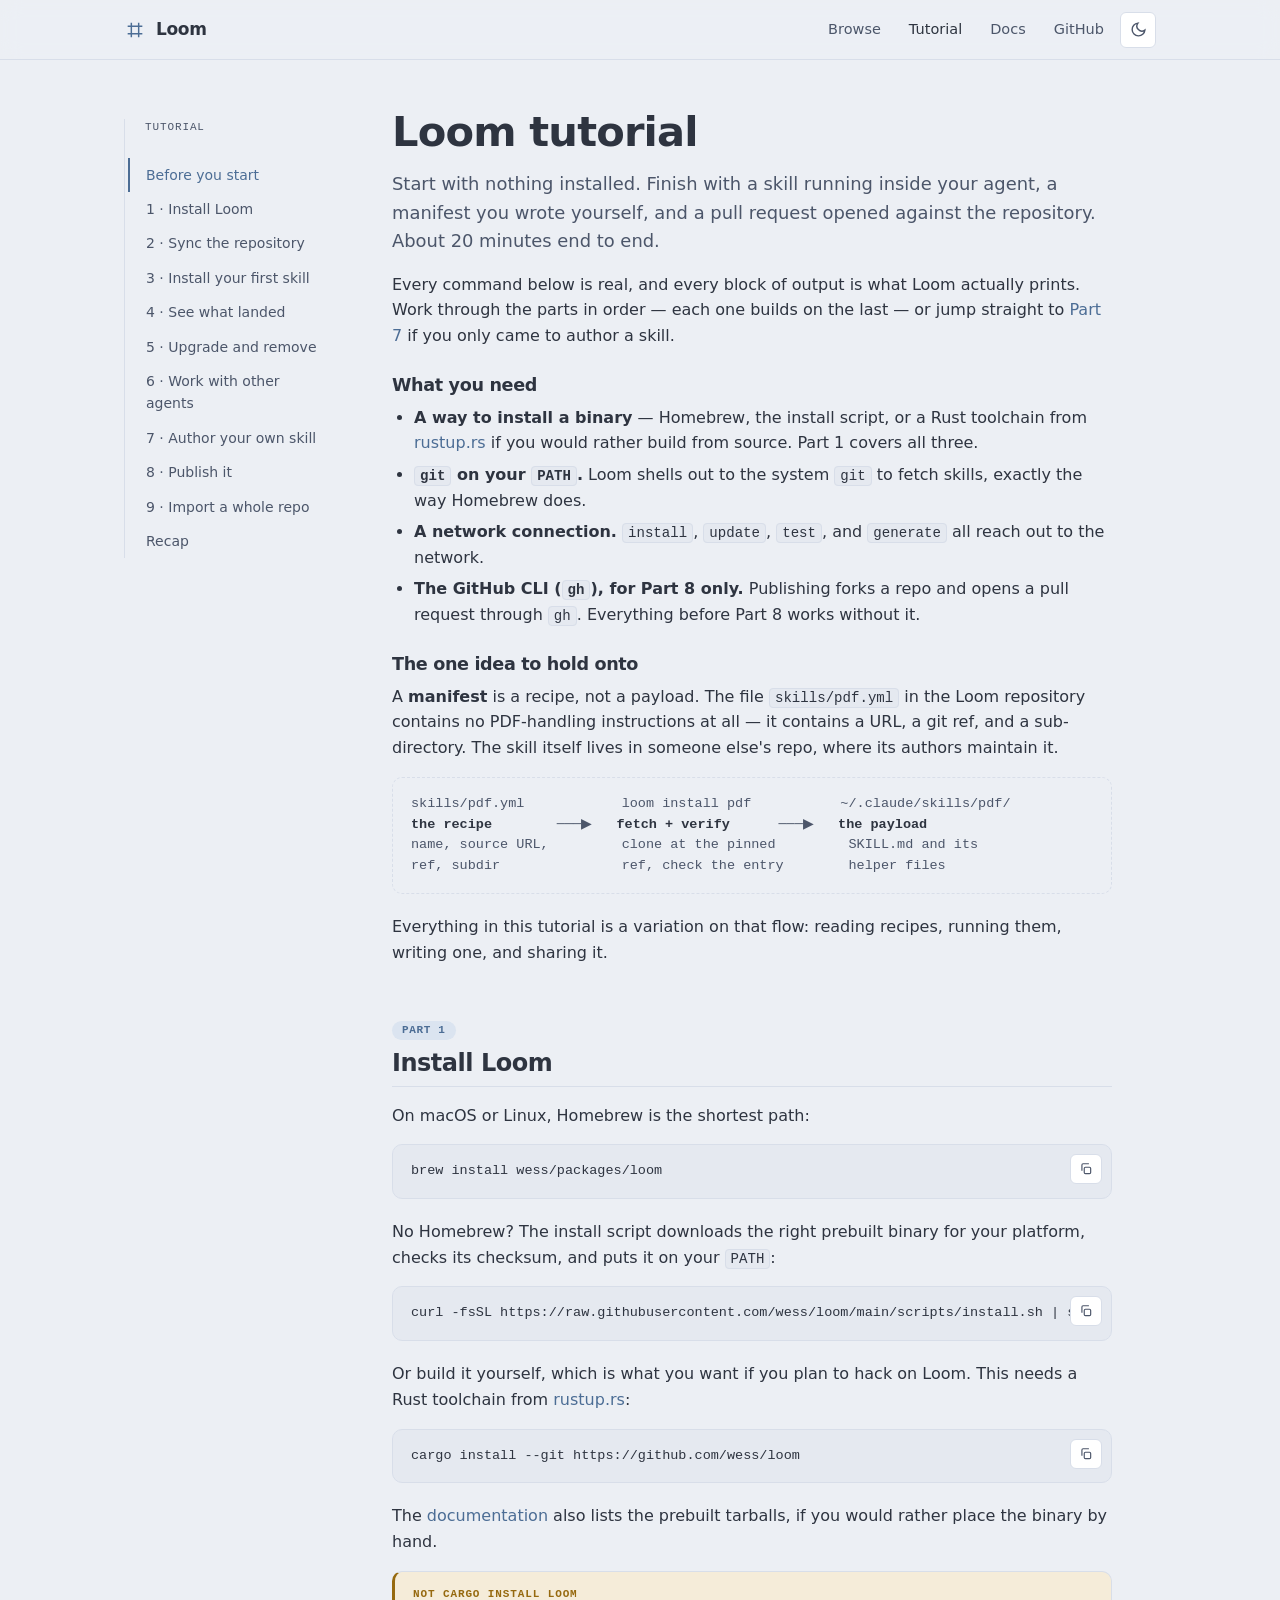
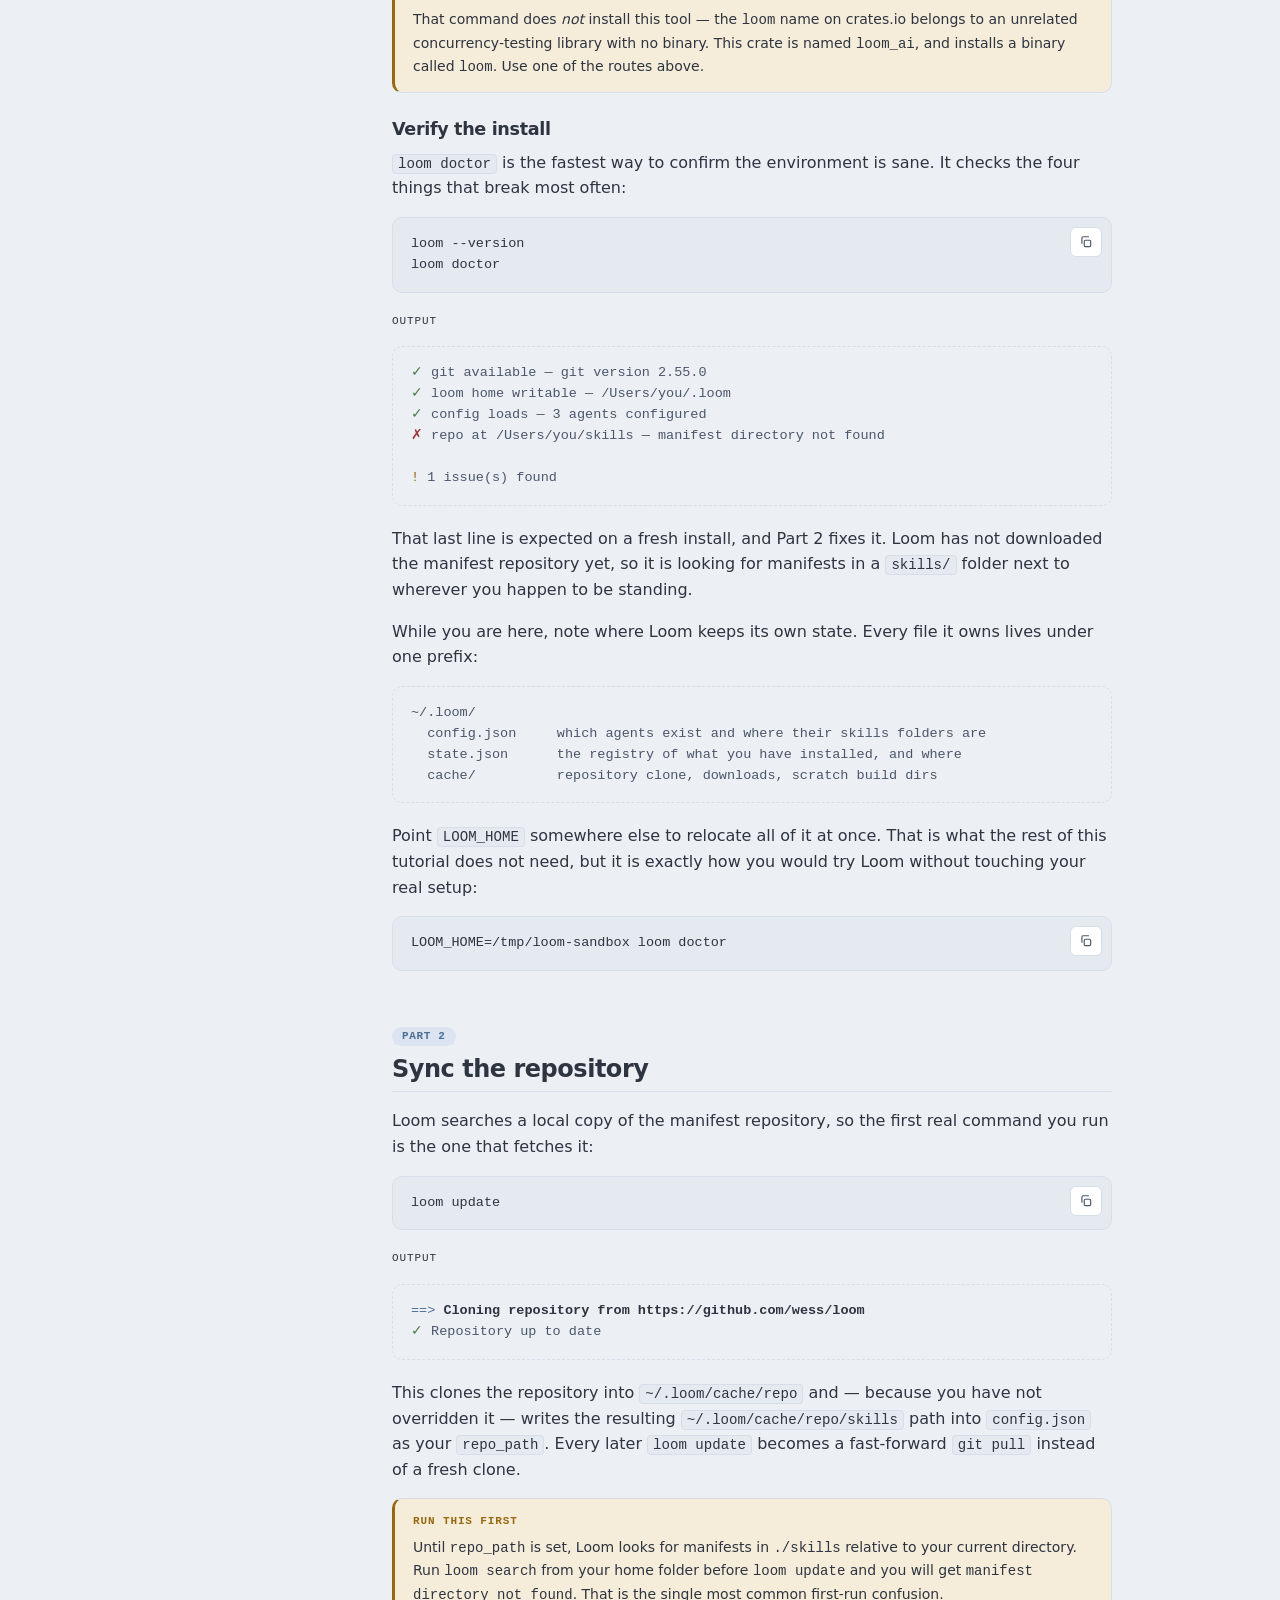
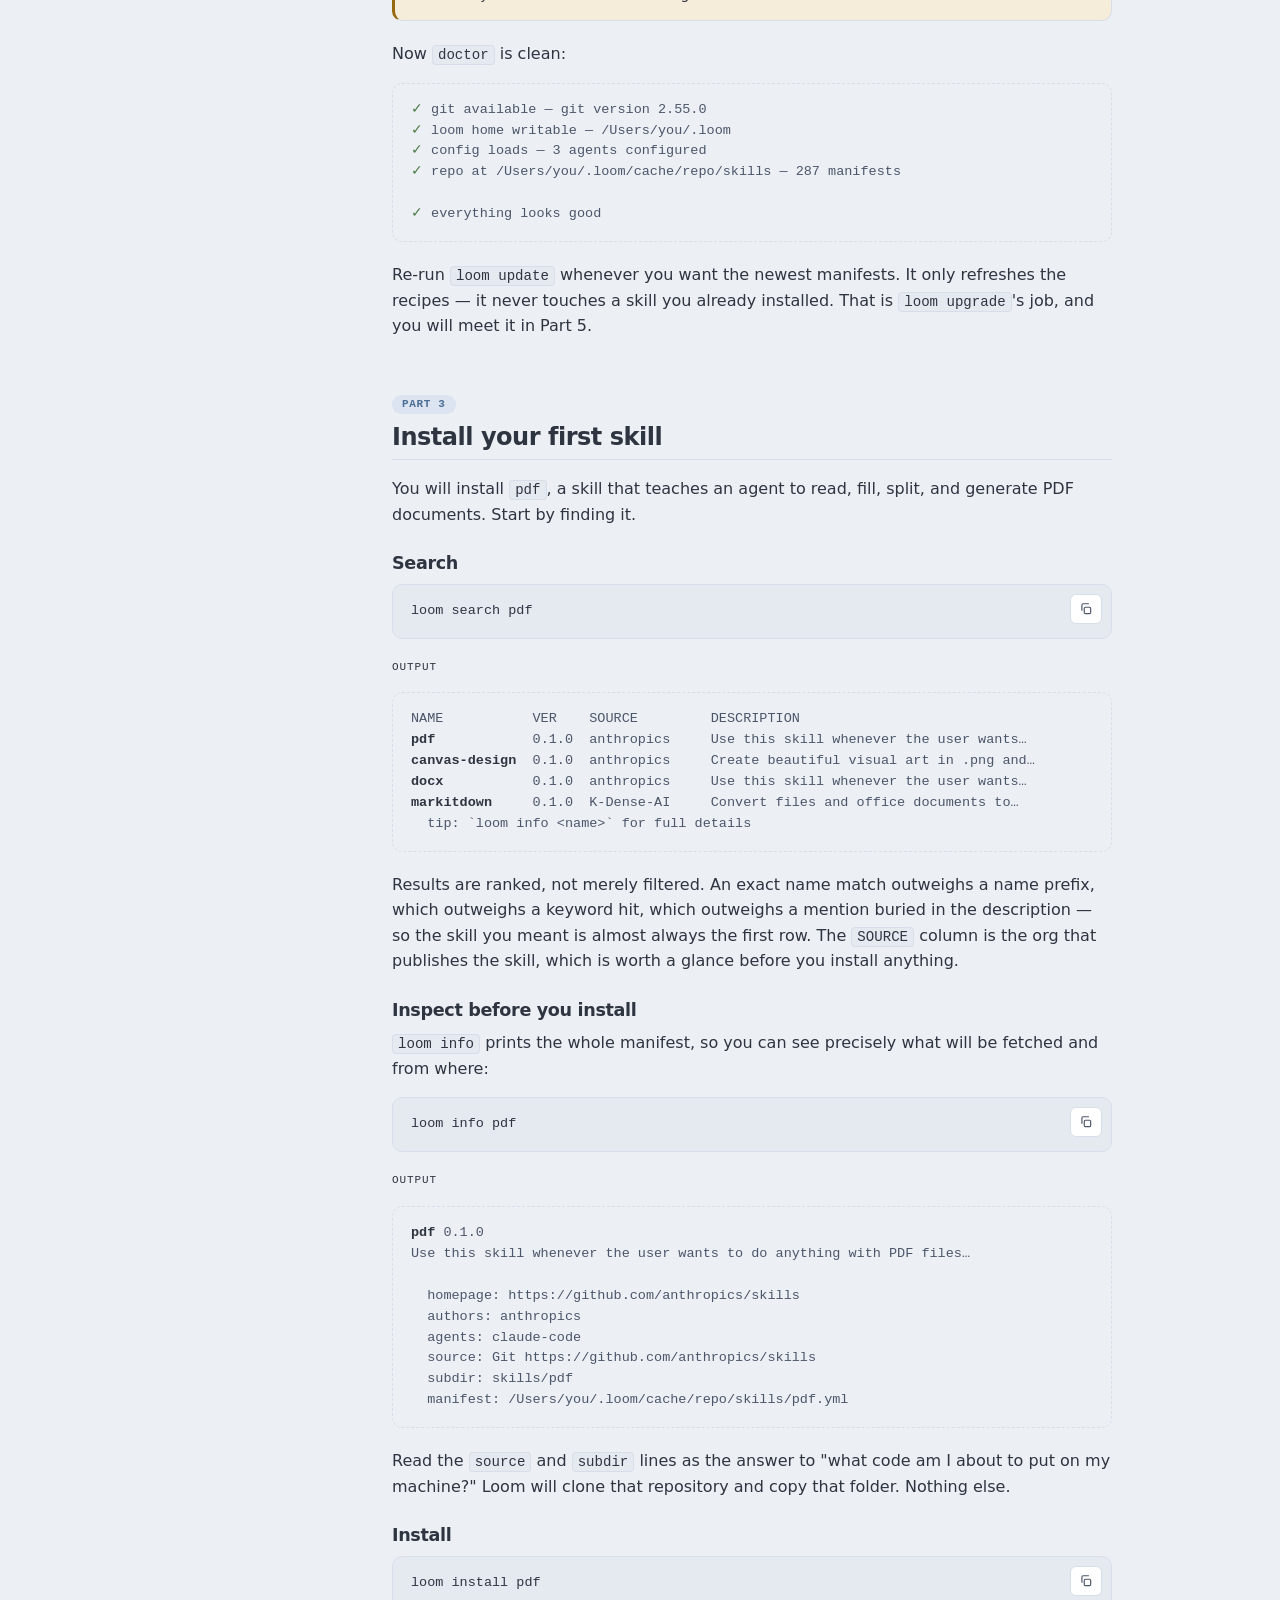
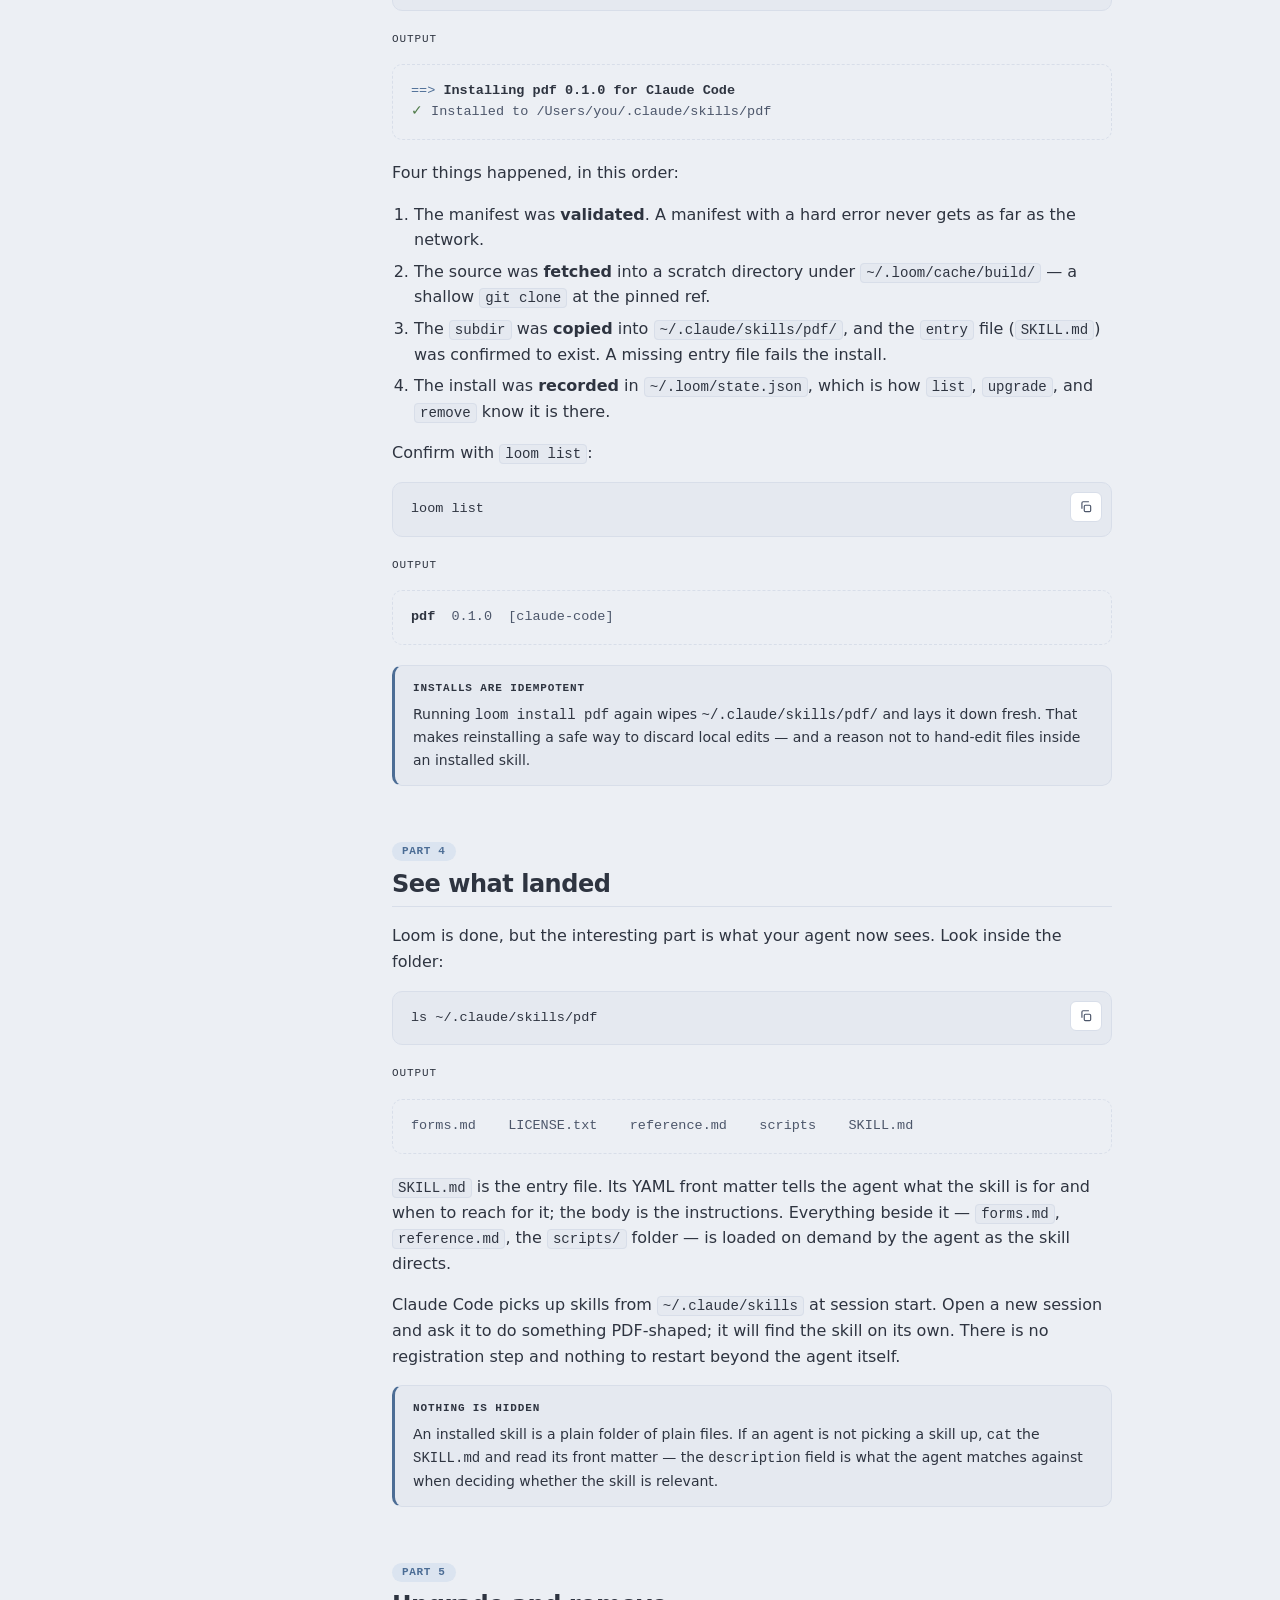
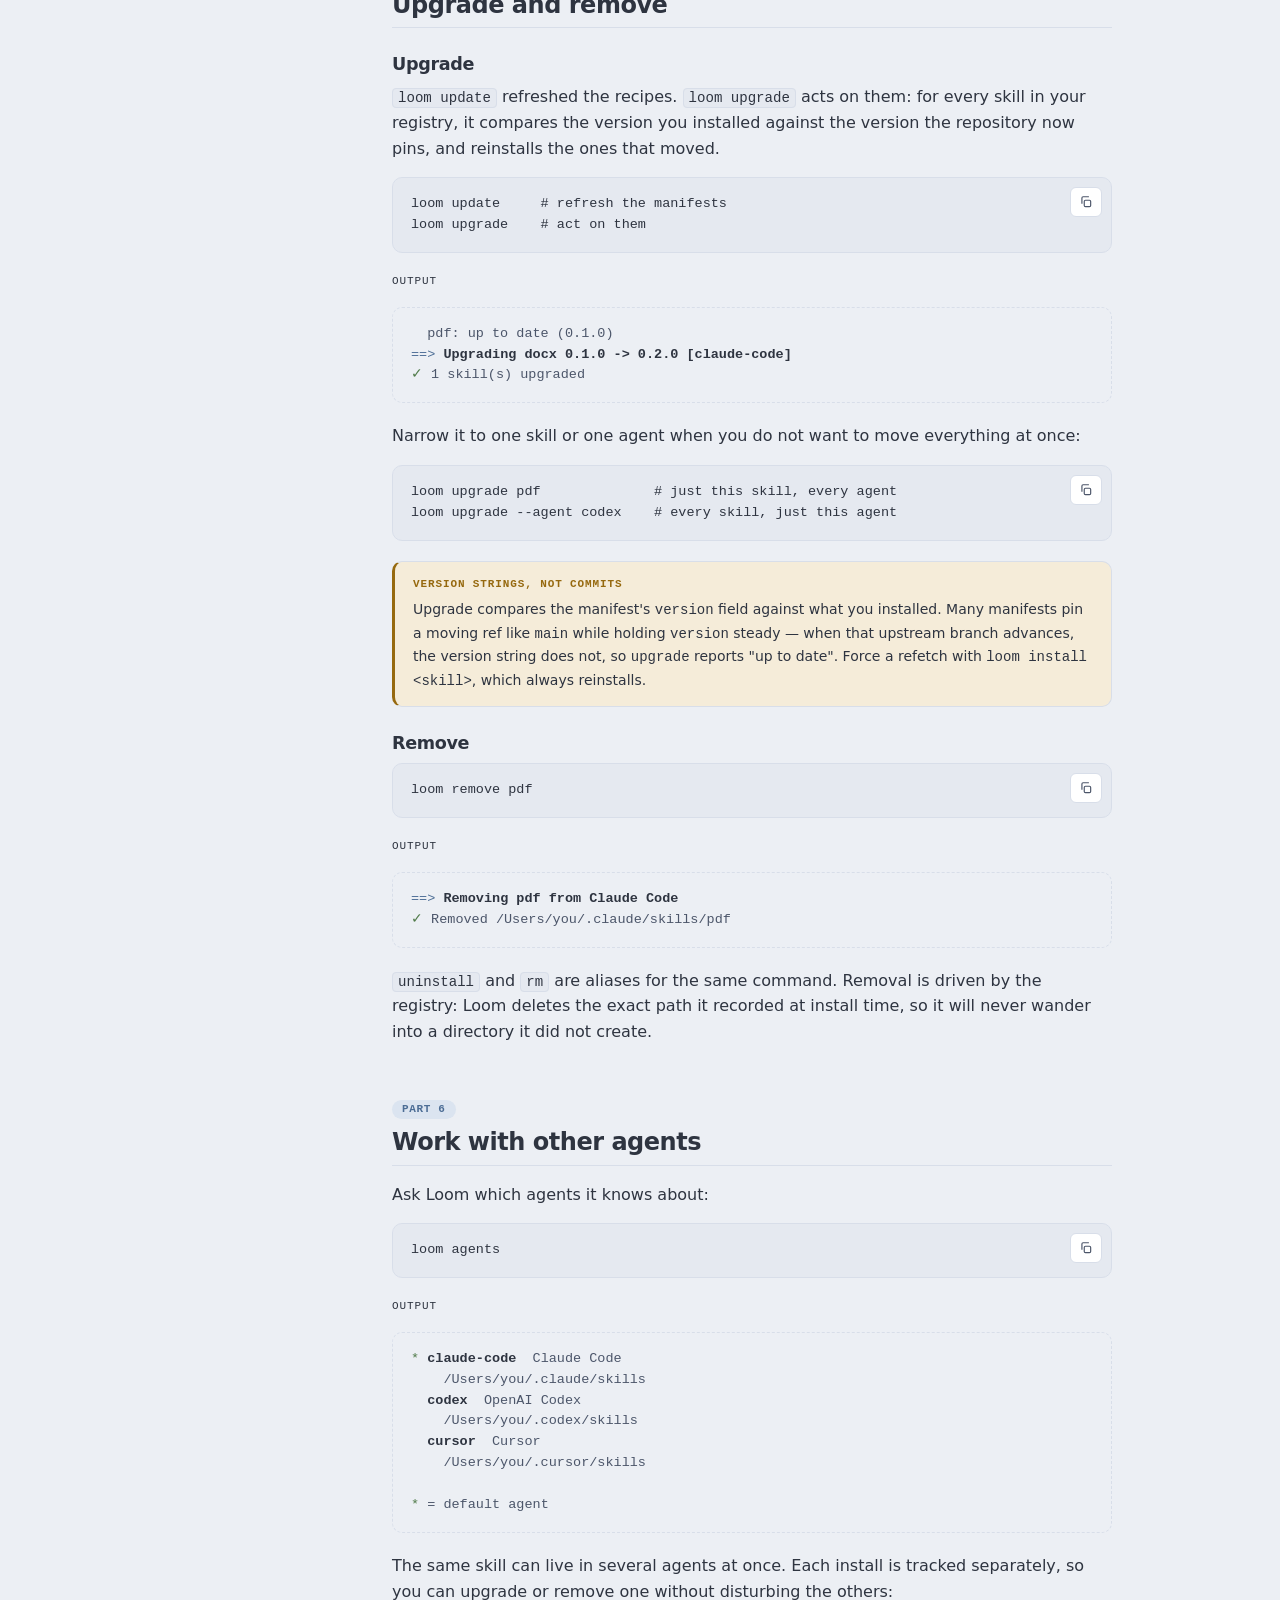
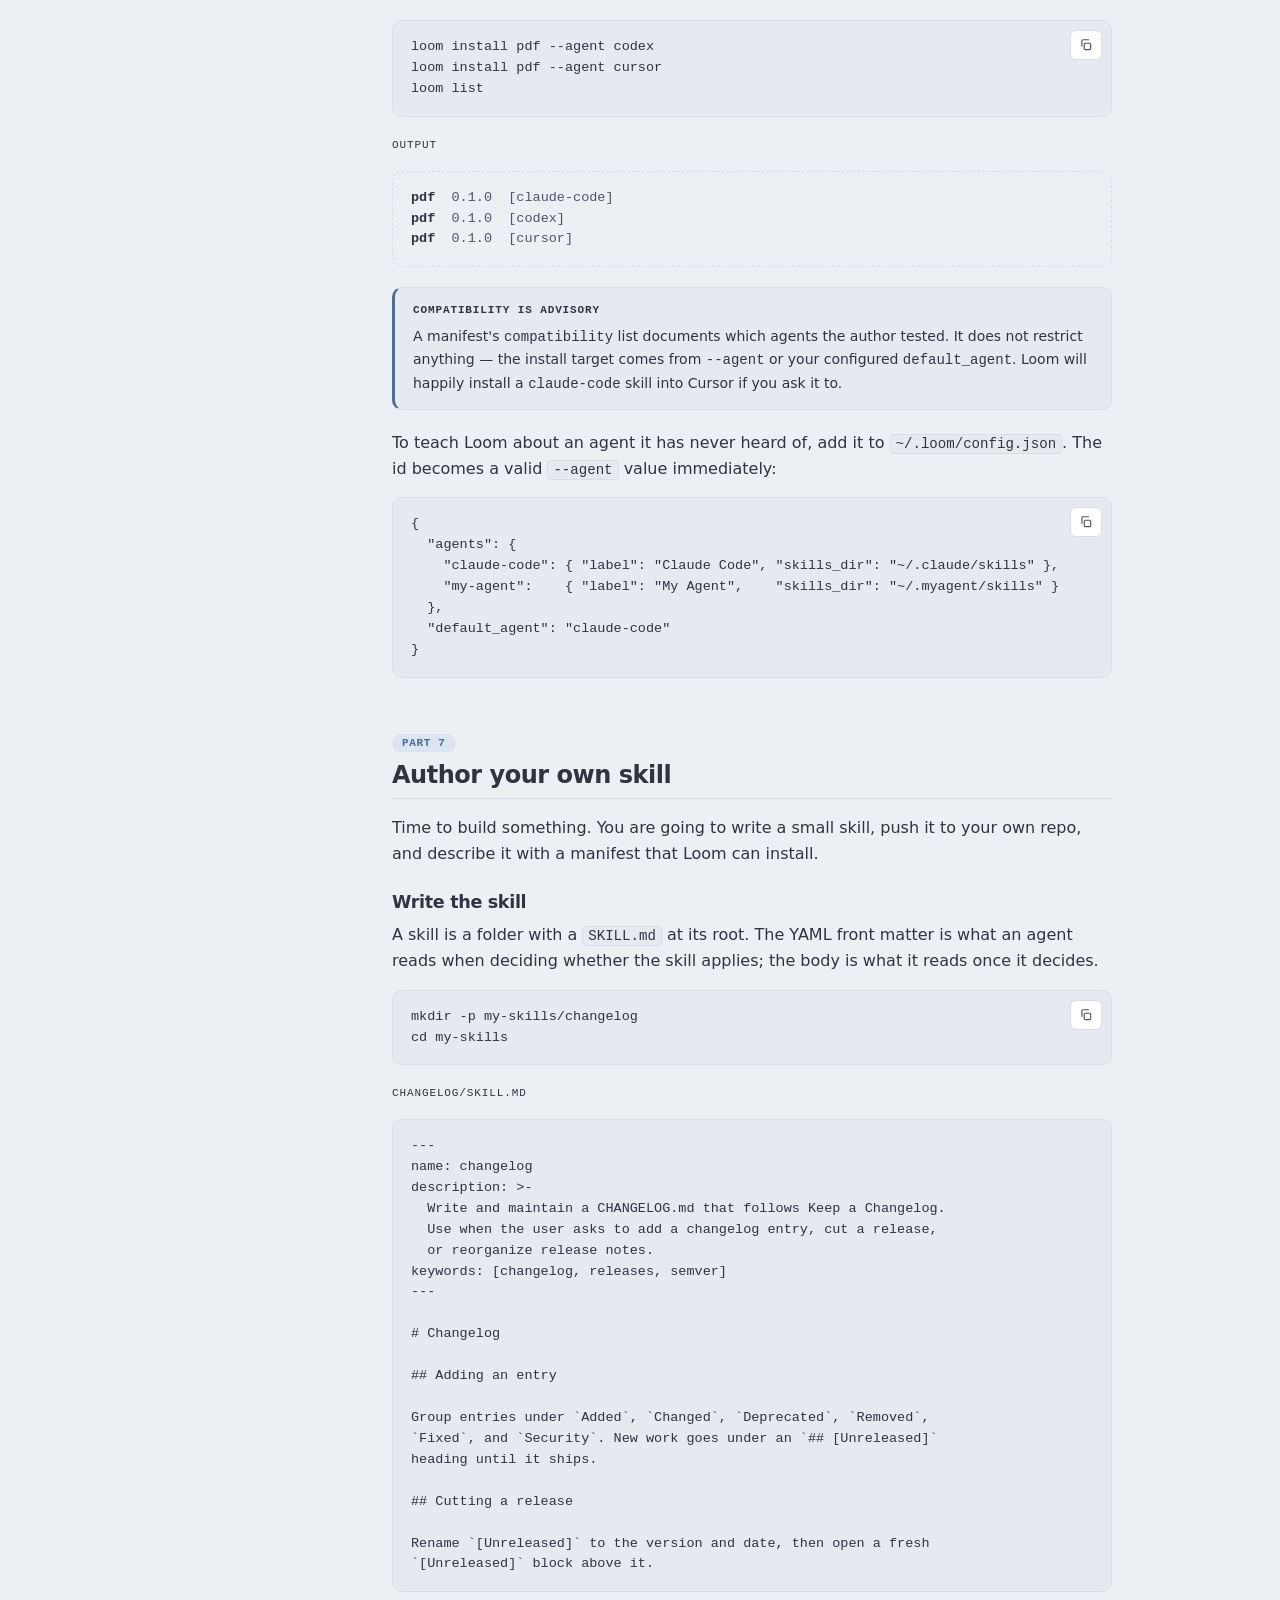
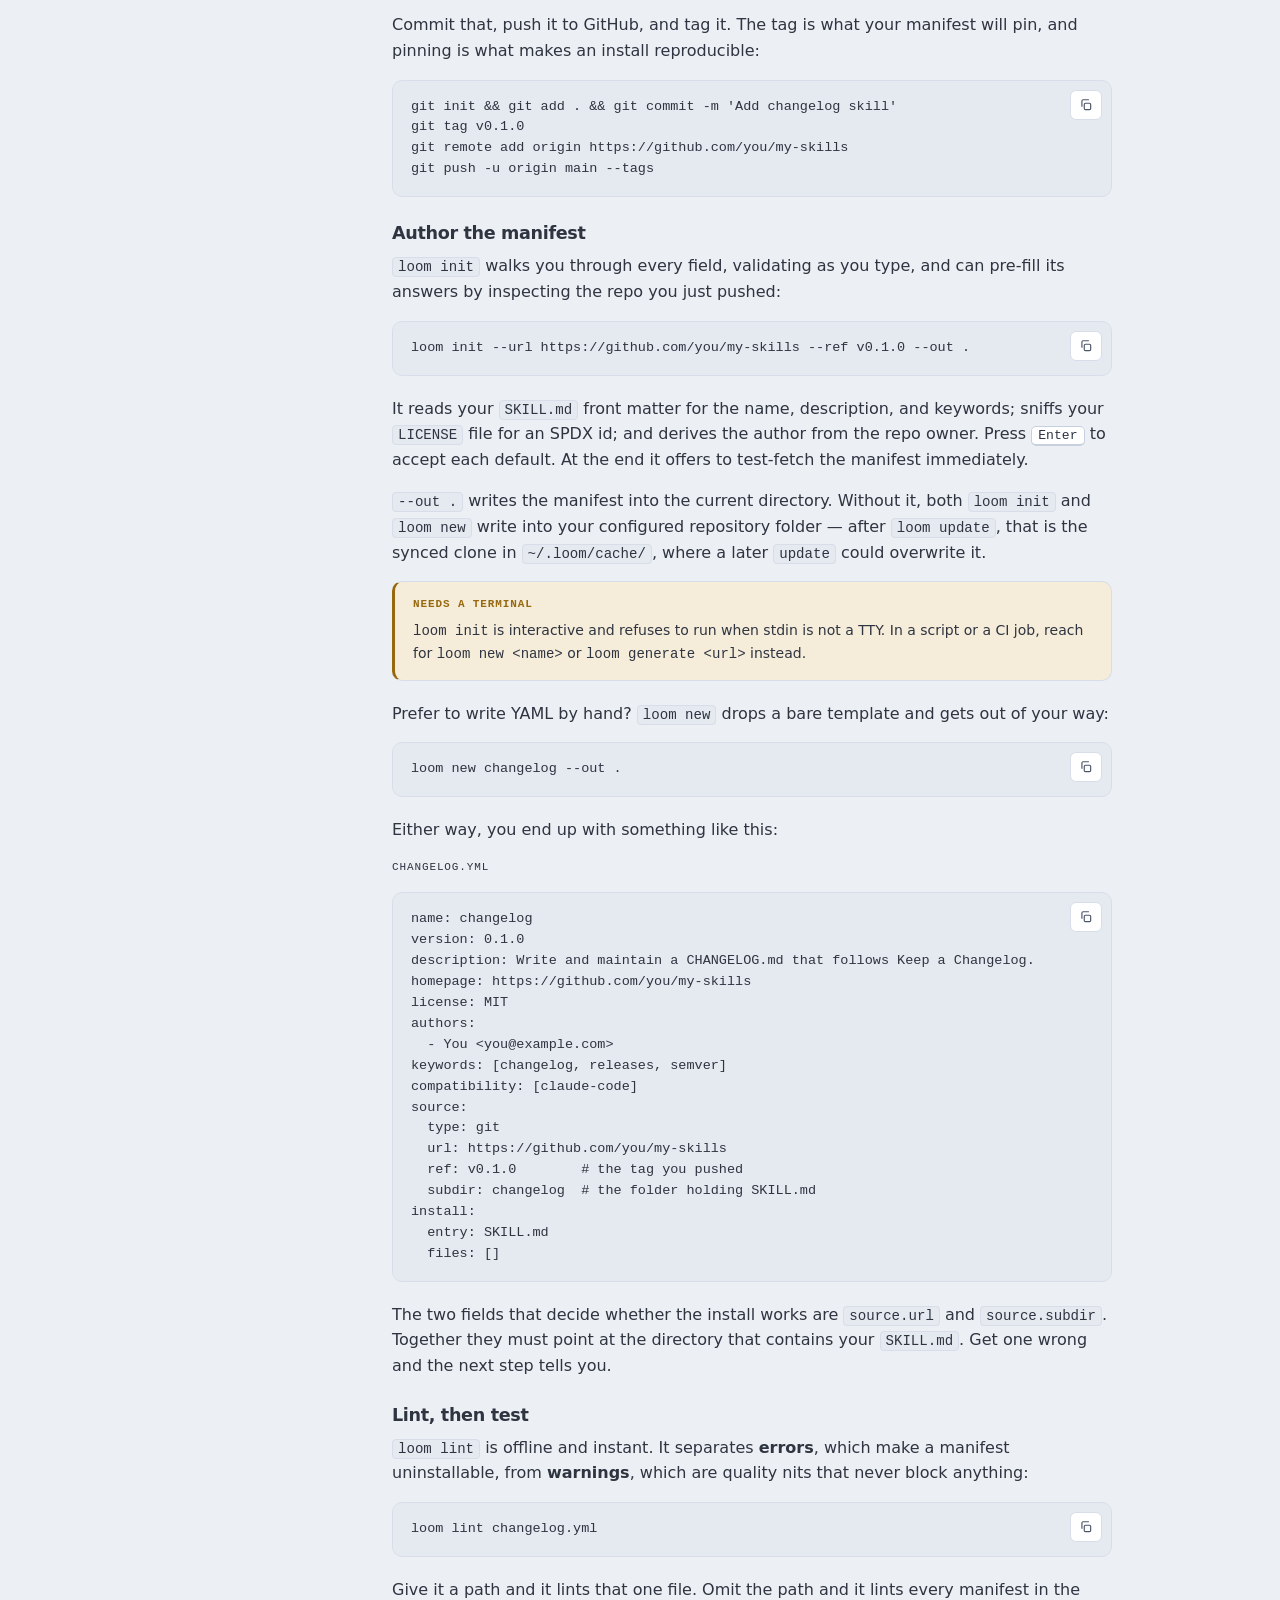
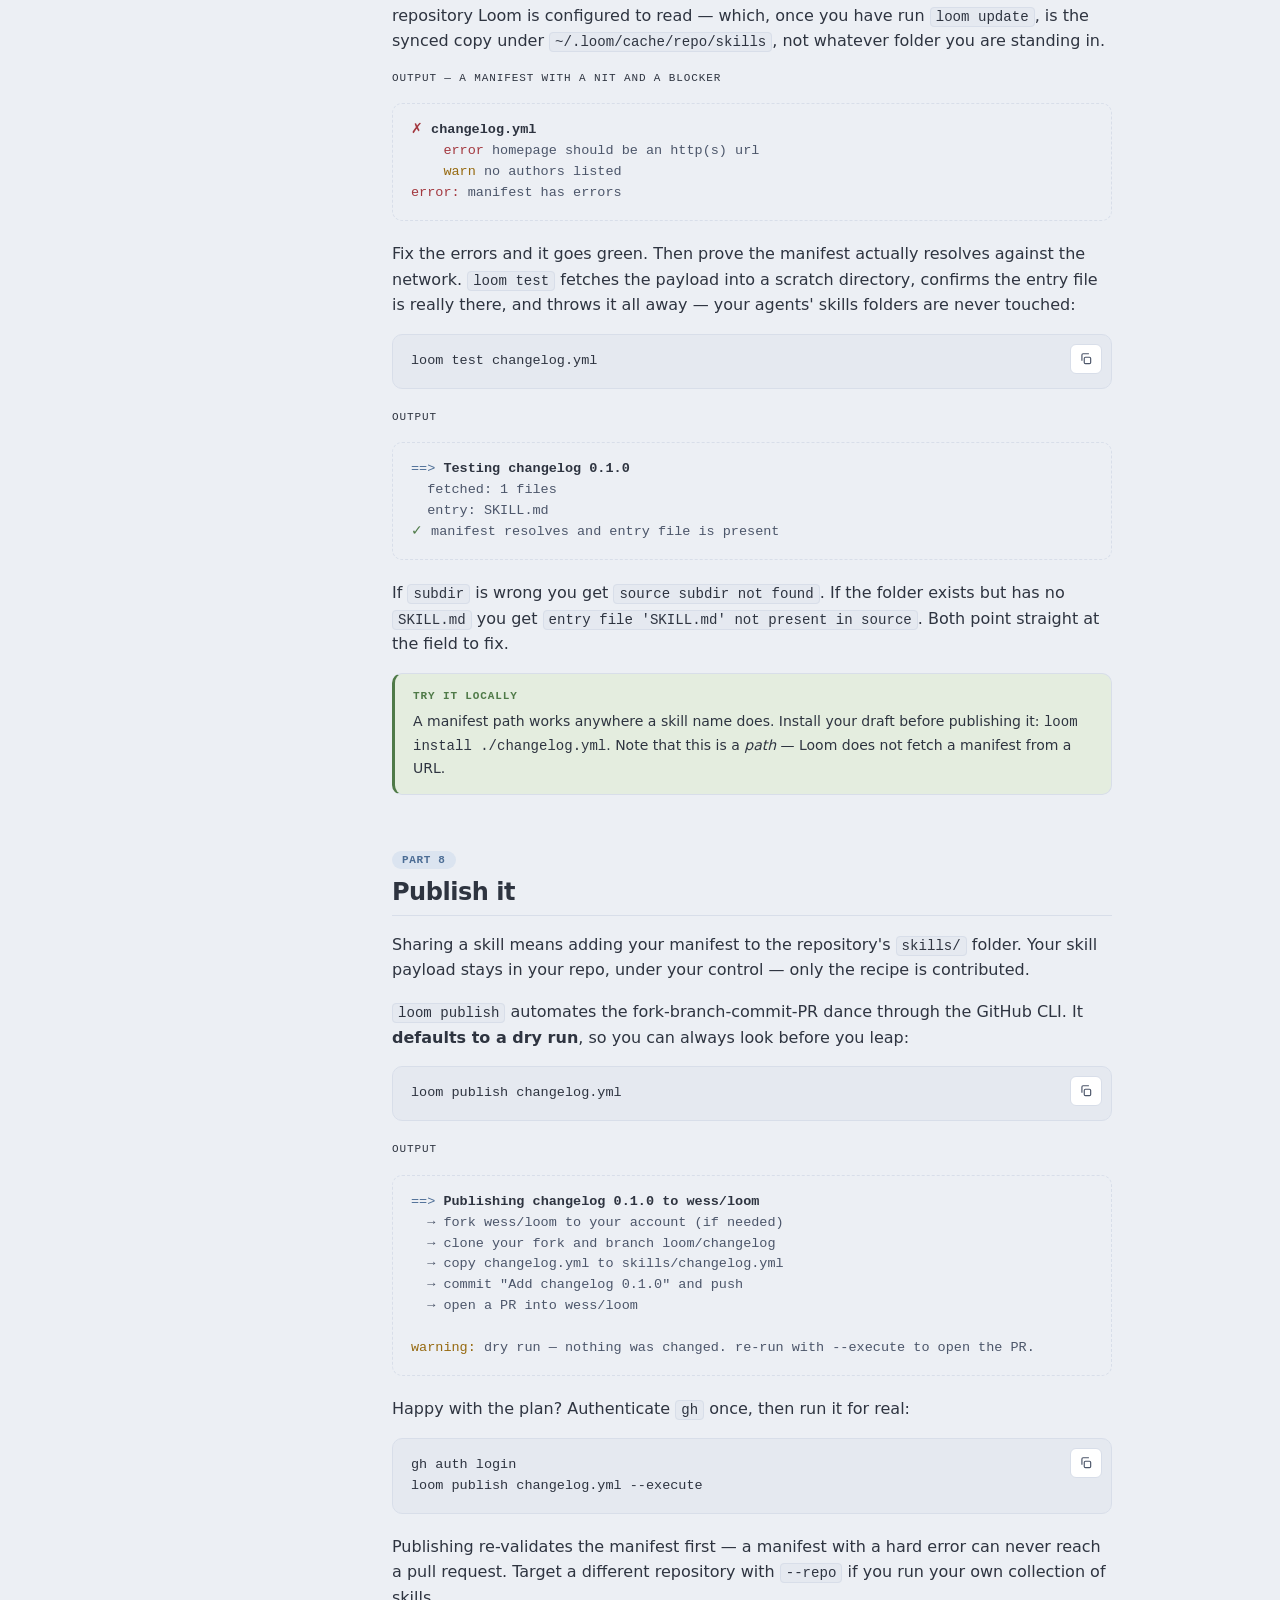
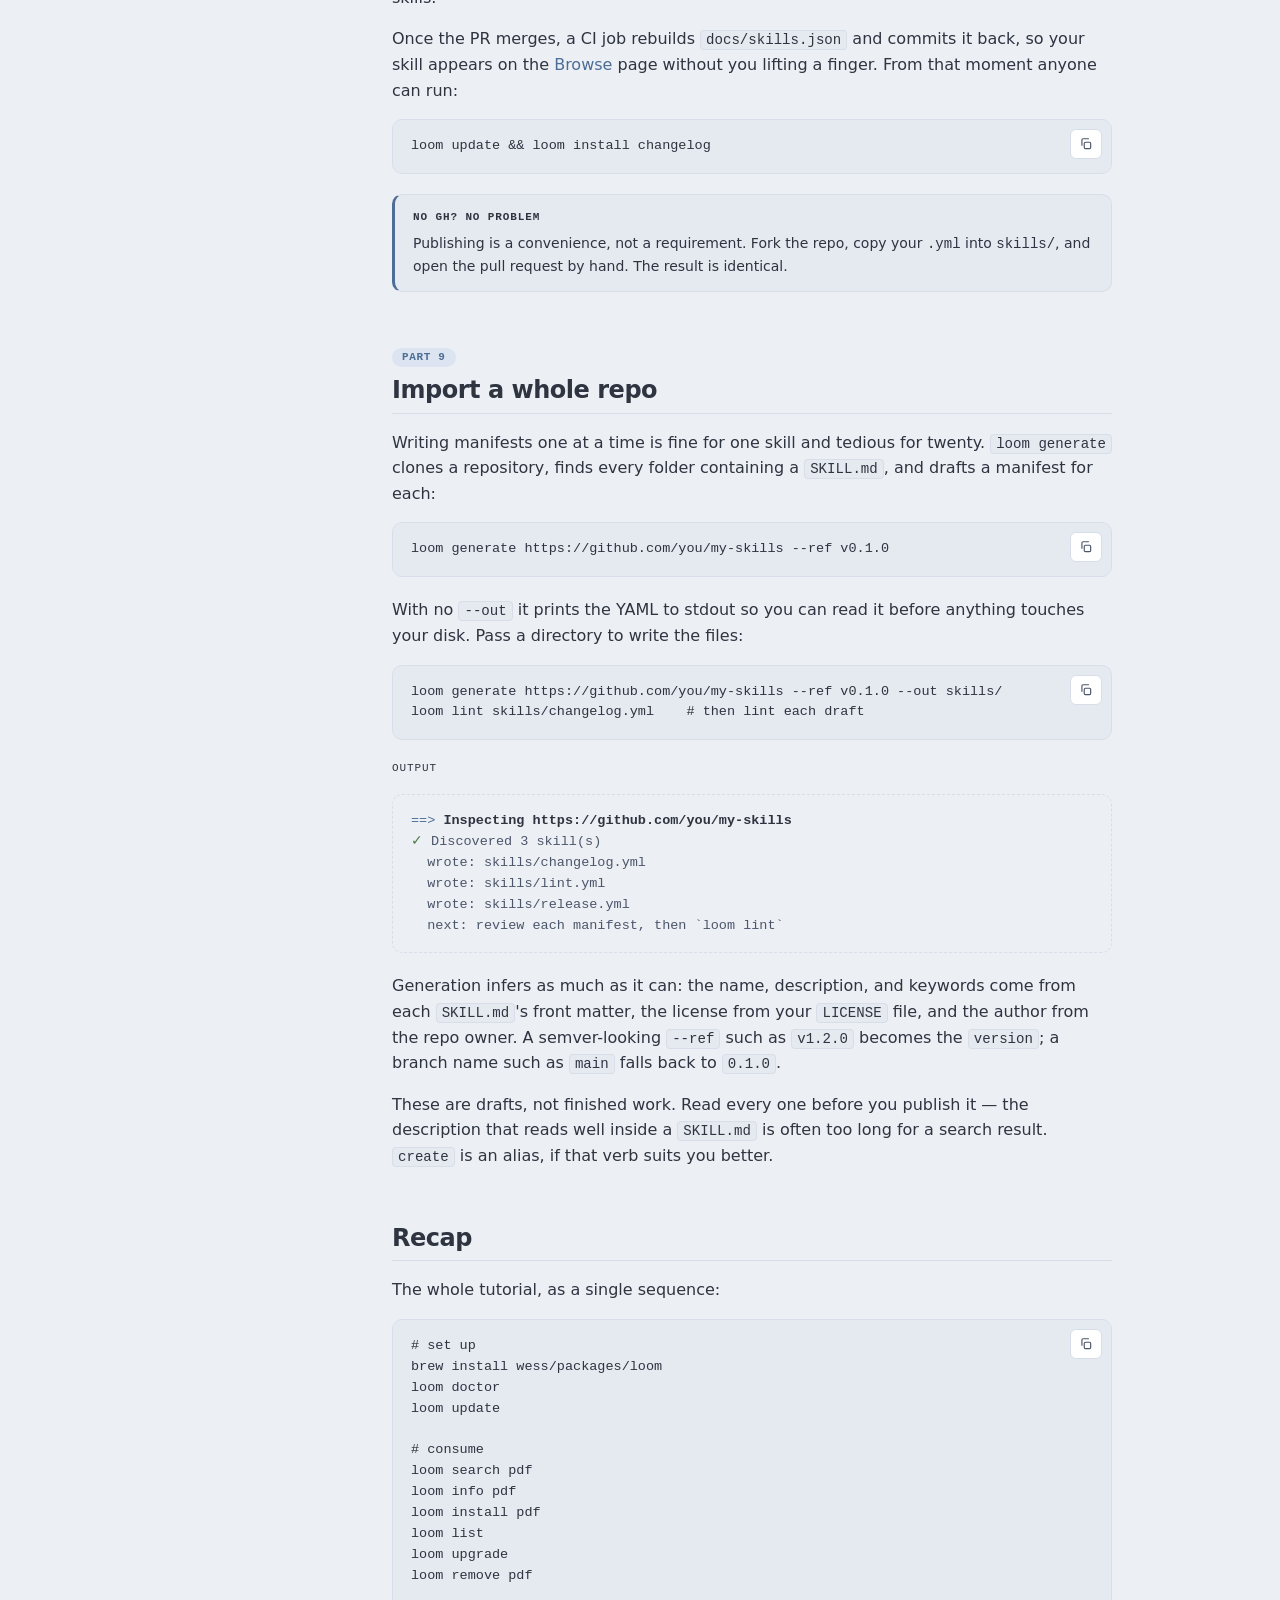
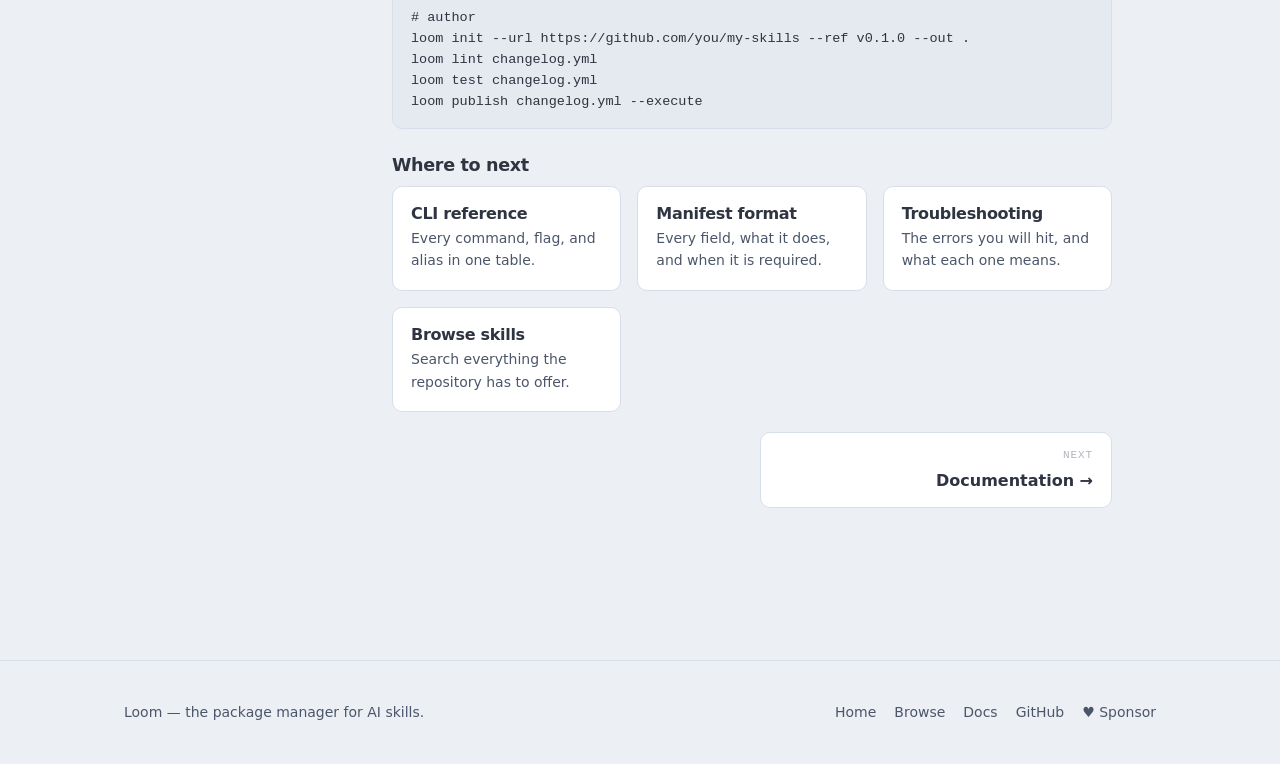
<file: docs/tutorial.html>
<!doctype html>
<html lang="en" data-theme="light">
  <head>
    <meta charset="utf-8" />
    <meta name="viewport" content="width=device-width, initial-scale=1" />
    <title>Tutorial — Loom</title>
    <meta name="description" content="A hands-on Loom tutorial: install the CLI, install your first skill, author your own manifest, and publish it to the repository." />
    <link rel="icon" href="data:image/svg+xml,%3Csvg xmlns='http://www.w3.org/2000/svg' viewBox='0 0 24 24'%3E%3Cg fill='none' stroke='%234c6d95' stroke-width='2'%3E%3Cpath d='M4 8h16M4 16h16M8 4v16M16 4v16'/%3E%3C/g%3E%3C/svg%3E" />
    <script>
      (function () {
        try {
          var t =
            localStorage.getItem("loom-theme") ||
            (window.matchMedia("(prefers-color-scheme: dark)").matches ? "dark" : "light");
          document.documentElement.setAttribute("data-theme", t);
        } catch (e) {}
      })();
    </script>
    <link rel="stylesheet" href="style.css" />
  </head>
  <body>
    <a class="skip-link" href="#main">Skip to content</a>

    <header class="nav">
      <div class="nav__inner">
        <a class="brand" href="index.html" aria-label="Loom home">
          <svg class="brand__mark" viewBox="0 0 24 24" aria-hidden="true">
            <g fill="none" stroke="currentColor" stroke-width="1.6" style="color: var(--accent)">
              <path d="M4 8h16M4 16h16M8 4v16M16 4v16" />
            </g>
          </svg>
          Loom
        </a>
        <nav class="nav__links" aria-label="Primary">
          <a class="nav__link" data-page="browse.html" href="browse.html">Browse</a>
          <a class="nav__link" data-page="tutorial.html" href="tutorial.html">Tutorial</a>
          <a class="nav__link" data-page="docs.html" href="docs.html">Docs</a>
          <a class="nav__link nav__link--hide-sm" href="https://github.com/wess/loom">GitHub</a>
          <button class="icon-btn theme-toggle" type="button" aria-label="Toggle color theme">
            <svg class="icon-moon" viewBox="0 0 24 24" fill="none" stroke="currentColor" stroke-width="2" aria-hidden="true"><path d="M21 12.8A9 9 0 1 1 11.2 3a7 7 0 0 0 9.8 9.8z"/></svg>
            <svg class="icon-sun" viewBox="0 0 24 24" fill="none" stroke="currentColor" stroke-width="2" aria-hidden="true"><circle cx="12" cy="12" r="4"/><path d="M12 2v2M12 20v2M4.9 4.9l1.4 1.4M17.7 17.7l1.4 1.4M2 12h2M20 12h2M4.9 19.1l1.4-1.4M17.7 6.3l1.4-1.4"/></svg>
          </button>
        </nav>
      </div>
    </header>

    <main id="main" class="wrap">
      <div class="docs">
        <aside>
          <nav class="toc" id="toc" aria-label="On this page">
            <p class="toc__title">Tutorial</p>
            <a href="#intro">Before you start</a>
            <a href="#part1">1 · Install Loom</a>
            <a href="#part2">2 · Sync the repository</a>
            <a href="#part3">3 · Install your first skill</a>
            <a href="#part4">4 · See what landed</a>
            <a href="#part5">5 · Upgrade and remove</a>
            <a href="#part6">6 · Work with other agents</a>
            <a href="#part7">7 · Author your own skill</a>
            <a href="#part8">8 · Publish it</a>
            <a href="#part9">9 · Import a whole repo</a>
            <a href="#recap">Recap</a>
          </nav>
        </aside>

        <article class="doc-content">
          <section id="intro">
            <h1>Loom tutorial</h1>
            <p class="lead">
              Start with nothing installed. Finish with a skill running inside
              your agent, a manifest you wrote yourself, and a pull request
              opened against the repository. About 20 minutes end to end.
            </p>
            <p>
              Every command below is real, and every block of output is what
              Loom actually prints. Work through the parts in order — each one
              builds on the last — or jump straight to
              <a class="link" href="#part7">Part 7</a> if you only came to
              author a skill.
            </p>

            <h3 id="prereqs">What you need</h3>
            <ul>
              <li>
                <strong>A way to install a binary</strong> — Homebrew, the
                install script, or a Rust toolchain from
                <a class="link" href="https://rustup.rs">rustup.rs</a> if you
                would rather build from source. Part 1 covers all three.
              </li>
              <li>
                <strong><code>git</code> on your <code>PATH</code>.</strong>
                Loom shells out to the system <code>git</code> to fetch skills,
                exactly the way Homebrew does.
              </li>
              <li>
                <strong>A network connection.</strong> <code>install</code>,
                <code>update</code>, <code>test</code>, and
                <code>generate</code> all reach out to the network.
              </li>
              <li>
                <strong>The GitHub CLI (<code>gh</code>), for Part 8 only.</strong>
                Publishing forks a repo and opens a pull request through
                <code>gh</code>. Everything before Part 8 works without it.
              </li>
            </ul>

            <h3 id="mentalmodel">The one idea to hold onto</h3>
            <p>
              A <strong>manifest</strong> is a recipe, not a payload. The file
              <code>skills/pdf.yml</code> in the Loom repository contains no
              PDF-handling instructions at all — it contains a URL, a git ref,
              and a sub-directory. The skill itself lives in someone else's
              repo, where its authors maintain it.
            </p>
            <div class="codeblock">
              <pre class="code code--out"><code>skills/pdf.yml            loom install pdf           ~/.claude/skills/pdf/
<b>the recipe</b>        ───▶   <b>fetch + verify</b>      ───▶   <b>the payload</b>
name, source URL,         clone at the pinned         SKILL.md and its
ref, subdir               ref, check the entry        helper files</code></pre>
            </div>
            <p>
              Everything in this tutorial is a variation on that flow: reading
              recipes, running them, writing one, and sharing it.
            </p>
          </section>

          <section id="part1">
            <h2><span class="part">Part 1</span> Install Loom</h2>
            <p>
              On macOS or Linux, Homebrew is the shortest path:
            </p>
            <div class="codeblock">
              <button class="copy-btn" type="button" data-copy="brew install wess/packages/loom" aria-label="Copy code"><svg viewBox="0 0 24 24" fill="none" stroke="currentColor" stroke-width="2" aria-hidden="true"><rect x="9" y="9" width="11" height="11" rx="2"/><path d="M5 15V5a2 2 0 0 1 2-2h10"/></svg></button>
              <pre class="code"><code>brew install wess/packages/loom</code></pre>
            </div>
            <p>
              No Homebrew? The install script downloads the right prebuilt binary
              for your platform, checks its checksum, and puts it on your
              <code>PATH</code>:
            </p>
            <div class="codeblock">
              <button class="copy-btn" type="button" data-copy="curl -fsSL https://raw.githubusercontent.com/wess/loom/main/scripts/install.sh | sh" aria-label="Copy code"><svg viewBox="0 0 24 24" fill="none" stroke="currentColor" stroke-width="2" aria-hidden="true"><rect x="9" y="9" width="11" height="11" rx="2"/><path d="M5 15V5a2 2 0 0 1 2-2h10"/></svg></button>
              <pre class="code"><code>curl -fsSL https://raw.githubusercontent.com/wess/loom/main/scripts/install.sh | sh</code></pre>
            </div>
            <p>
              Or build it yourself, which is what you want if you plan to hack on
              Loom. This needs a Rust toolchain from
              <a class="link" href="https://rustup.rs">rustup.rs</a>:
            </p>
            <div class="codeblock">
              <button class="copy-btn" type="button" data-copy="cargo install --git https://github.com/wess/loom" aria-label="Copy code"><svg viewBox="0 0 24 24" fill="none" stroke="currentColor" stroke-width="2" aria-hidden="true"><rect x="9" y="9" width="11" height="11" rx="2"/><path d="M5 15V5a2 2 0 0 1 2-2h10"/></svg></button>
              <pre class="code"><code>cargo install --git https://github.com/wess/loom</code></pre>
            </div>
            <p>
              The
              <a class="link" href="docs.html#install">documentation</a> also
              lists the prebuilt tarballs, if you would rather place the binary
              by hand.
            </p>

            <div class="note note--warn">
              <strong class="note__label">Not <code>cargo install loom</code></strong>
              That command does <em>not</em> install this tool — the
              <code>loom</code> name on crates.io belongs to an unrelated
              concurrency-testing library with no binary. This crate is named
              <code>loom_ai</code>, and installs a binary called
              <code>loom</code>. Use one of the routes above.
            </div>

            <h3 id="verify">Verify the install</h3>
            <p>
              <code>loom doctor</code> is the fastest way to confirm the
              environment is sane. It checks the four things that break most
              often:
            </p>
            <div class="codeblock">
              <button class="copy-btn" type="button" data-copy="loom --version&#10;loom doctor" aria-label="Copy code"><svg viewBox="0 0 24 24" fill="none" stroke="currentColor" stroke-width="2" aria-hidden="true"><rect x="9" y="9" width="11" height="11" rx="2"/><path d="M5 15V5a2 2 0 0 1 2-2h10"/></svg></button>
              <pre class="code"><code>loom --version
loom doctor</code></pre>
            </div>
            <p class="code-label">output</p>
            <div class="codeblock">
              <pre class="code code--out"><code><span class="out-ok">✓</span> git available — git version 2.55.0
<span class="out-ok">✓</span> loom home writable — /Users/you/.loom
<span class="out-ok">✓</span> config loads — 3 agents configured
<span class="out-err">✗</span> repo at /Users/you/skills — manifest directory not found

<span class="out-warn">!</span> 1 issue(s) found</code></pre>
            </div>
            <p>
              That last line is expected on a fresh install, and Part 2 fixes
              it. Loom has not downloaded the manifest repository yet, so it is
              looking for manifests in a <code>skills/</code> folder next to
              wherever you happen to be standing.
            </p>
            <p>
              While you are here, note where Loom keeps its own state. Every
              file it owns lives under one prefix:
            </p>
            <div class="codeblock">
              <pre class="code code--out"><code>~/.loom/
  config.json     which agents exist and where their skills folders are
  state.json      the registry of what you have installed, and where
  cache/          repository clone, downloads, scratch build dirs</code></pre>
            </div>
            <p>
              Point <code>LOOM_HOME</code> somewhere else to relocate all of it
              at once. That is what the rest of this tutorial does not need, but
              it is exactly how you would try Loom without touching your real
              setup:
            </p>
            <div class="codeblock">
              <button class="copy-btn" type="button" data-copy="LOOM_HOME=/tmp/loom-sandbox loom doctor" aria-label="Copy code"><svg viewBox="0 0 24 24" fill="none" stroke="currentColor" stroke-width="2" aria-hidden="true"><rect x="9" y="9" width="11" height="11" rx="2"/><path d="M5 15V5a2 2 0 0 1 2-2h10"/></svg></button>
              <pre class="code"><code>LOOM_HOME=/tmp/loom-sandbox loom doctor</code></pre>
            </div>
          </section>

          <section id="part2">
            <h2><span class="part">Part 2</span> Sync the repository</h2>
            <p>
              Loom searches a local copy of the manifest repository, so the
              first real command you run is the one that fetches it:
            </p>
            <div class="codeblock">
              <button class="copy-btn" type="button" data-copy="loom update" aria-label="Copy code"><svg viewBox="0 0 24 24" fill="none" stroke="currentColor" stroke-width="2" aria-hidden="true"><rect x="9" y="9" width="11" height="11" rx="2"/><path d="M5 15V5a2 2 0 0 1 2-2h10"/></svg></button>
              <pre class="code"><code>loom update</code></pre>
            </div>
            <p class="code-label">output</p>
            <div class="codeblock">
              <pre class="code code--out"><code><span class="out-step">==&gt;</span> <b>Cloning repository from https://github.com/wess/loom</b>
<span class="out-ok">✓</span> Repository up to date</code></pre>
            </div>
            <p>
              This clones the repository into
              <code>~/.loom/cache/repo</code> and — because you have not
              overridden it — writes the resulting
              <code>~/.loom/cache/repo/skills</code> path into
              <code>config.json</code> as your <code>repo_path</code>. Every
              later <code>loom update</code> becomes a fast-forward
              <code>git pull</code> instead of a fresh clone.
            </p>

            <div class="note note--warn">
              <strong class="note__label">Run this first</strong>
              Until <code>repo_path</code> is set, Loom looks for manifests in
              <code>./skills</code> relative to your current directory. Run
              <code>loom search</code> from your home folder before
              <code>loom update</code> and you will get
              <code>manifest directory not found</code>. That is the single most
              common first-run confusion.
            </div>

            <p>Now <code>doctor</code> is clean:</p>
            <div class="codeblock">
              <pre class="code code--out"><code><span class="out-ok">✓</span> git available — git version 2.55.0
<span class="out-ok">✓</span> loom home writable — /Users/you/.loom
<span class="out-ok">✓</span> config loads — 3 agents configured
<span class="out-ok">✓</span> repo at /Users/you/.loom/cache/repo/skills — 287 manifests

<span class="out-ok">✓</span> everything looks good</code></pre>
            </div>
            <p>
              Re-run <code>loom update</code> whenever you want the newest
              manifests. It only refreshes the recipes — it never touches a
              skill you already installed. That is <code>loom upgrade</code>'s
              job, and you will meet it in Part 5.
            </p>
          </section>

          <section id="part3">
            <h2><span class="part">Part 3</span> Install your first skill</h2>
            <p>
              You will install <code>pdf</code>, a skill that teaches an agent
              to read, fill, split, and generate PDF documents. Start by finding
              it.
            </p>

            <h3 id="searching">Search</h3>
            <div class="codeblock">
              <button class="copy-btn" type="button" data-copy="loom search pdf" aria-label="Copy code"><svg viewBox="0 0 24 24" fill="none" stroke="currentColor" stroke-width="2" aria-hidden="true"><rect x="9" y="9" width="11" height="11" rx="2"/><path d="M5 15V5a2 2 0 0 1 2-2h10"/></svg></button>
              <pre class="code"><code>loom search pdf</code></pre>
            </div>
            <p class="code-label">output</p>
            <div class="codeblock">
              <pre class="code code--out"><code>NAME           VER    SOURCE         DESCRIPTION
<b>pdf</b>            0.1.0  anthropics     Use this skill whenever the user wants…
<b>canvas-design</b>  0.1.0  anthropics     Create beautiful visual art in .png and…
<b>docx</b>           0.1.0  anthropics     Use this skill whenever the user wants…
<b>markitdown</b>     0.1.0  K-Dense-AI     Convert files and office documents to…
  tip: `loom info &lt;name&gt;` for full details</code></pre>
            </div>
            <p>
              Results are ranked, not merely filtered. An exact name match
              outweighs a name prefix, which outweighs a keyword hit, which
              outweighs a mention buried in the description — so the skill you
              meant is almost always the first row. The <code>SOURCE</code>
              column is the org that publishes the skill, which is worth a
              glance before you install anything.
            </p>

            <h3 id="inspecting">Inspect before you install</h3>
            <p>
              <code>loom info</code> prints the whole manifest, so you can see
              precisely what will be fetched and from where:
            </p>
            <div class="codeblock">
              <button class="copy-btn" type="button" data-copy="loom info pdf" aria-label="Copy code"><svg viewBox="0 0 24 24" fill="none" stroke="currentColor" stroke-width="2" aria-hidden="true"><rect x="9" y="9" width="11" height="11" rx="2"/><path d="M5 15V5a2 2 0 0 1 2-2h10"/></svg></button>
              <pre class="code"><code>loom info pdf</code></pre>
            </div>
            <p class="code-label">output</p>
            <div class="codeblock">
              <pre class="code code--out"><code><b>pdf</b> 0.1.0
Use this skill whenever the user wants to do anything with PDF files…

  homepage: https://github.com/anthropics/skills
  authors: anthropics
  agents: claude-code
  source: Git https://github.com/anthropics/skills
  subdir: skills/pdf
  manifest: /Users/you/.loom/cache/repo/skills/pdf.yml</code></pre>
            </div>
            <p>
              Read the <code>source</code> and <code>subdir</code> lines as the
              answer to "what code am I about to put on my machine?" Loom will
              clone that repository and copy that folder. Nothing else.
            </p>

            <h3 id="installing">Install</h3>
            <div class="codeblock">
              <button class="copy-btn" type="button" data-copy="loom install pdf" aria-label="Copy code"><svg viewBox="0 0 24 24" fill="none" stroke="currentColor" stroke-width="2" aria-hidden="true"><rect x="9" y="9" width="11" height="11" rx="2"/><path d="M5 15V5a2 2 0 0 1 2-2h10"/></svg></button>
              <pre class="code"><code>loom install pdf</code></pre>
            </div>
            <p class="code-label">output</p>
            <div class="codeblock">
              <pre class="code code--out"><code><span class="out-step">==&gt;</span> <b>Installing pdf 0.1.0 for Claude Code</b>
<span class="out-ok">✓</span> Installed to /Users/you/.claude/skills/pdf</code></pre>
            </div>
            <p>Four things happened, in this order:</p>
            <ol>
              <li>
                The manifest was <strong>validated</strong>. A manifest with a
                hard error never gets as far as the network.
              </li>
              <li>
                The source was <strong>fetched</strong> into a scratch directory
                under <code>~/.loom/cache/build/</code> — a shallow
                <code>git clone</code> at the pinned ref.
              </li>
              <li>
                The <code>subdir</code> was <strong>copied</strong> into
                <code>~/.claude/skills/pdf/</code>, and the
                <code>entry</code> file (<code>SKILL.md</code>) was confirmed to
                exist. A missing entry file fails the install.
              </li>
              <li>
                The install was <strong>recorded</strong> in
                <code>~/.loom/state.json</code>, which is how
                <code>list</code>, <code>upgrade</code>, and
                <code>remove</code> know it is there.
              </li>
            </ol>
            <p>Confirm with <code>loom list</code>:</p>
            <div class="codeblock">
              <button class="copy-btn" type="button" data-copy="loom list" aria-label="Copy code"><svg viewBox="0 0 24 24" fill="none" stroke="currentColor" stroke-width="2" aria-hidden="true"><rect x="9" y="9" width="11" height="11" rx="2"/><path d="M5 15V5a2 2 0 0 1 2-2h10"/></svg></button>
              <pre class="code"><code>loom list</code></pre>
            </div>
            <p class="code-label">output</p>
            <div class="codeblock">
              <pre class="code code--out"><code><b>pdf</b>  0.1.0  [claude-code]</code></pre>
            </div>

            <div class="note">
              <strong class="note__label">Installs are idempotent</strong>
              Running <code>loom install pdf</code> again wipes
              <code>~/.claude/skills/pdf/</code> and lays it down fresh. That
              makes reinstalling a safe way to discard local edits — and a
              reason not to hand-edit files inside an installed skill.
            </div>
          </section>

          <section id="part4">
            <h2><span class="part">Part 4</span> See what landed</h2>
            <p>
              Loom is done, but the interesting part is what your agent now
              sees. Look inside the folder:
            </p>
            <div class="codeblock">
              <button class="copy-btn" type="button" data-copy="ls ~/.claude/skills/pdf" aria-label="Copy code"><svg viewBox="0 0 24 24" fill="none" stroke="currentColor" stroke-width="2" aria-hidden="true"><rect x="9" y="9" width="11" height="11" rx="2"/><path d="M5 15V5a2 2 0 0 1 2-2h10"/></svg></button>
              <pre class="code"><code>ls ~/.claude/skills/pdf</code></pre>
            </div>
            <p class="code-label">output</p>
            <div class="codeblock">
              <pre class="code code--out"><code>forms.md    LICENSE.txt    reference.md    scripts    SKILL.md</code></pre>
            </div>
            <p>
              <code>SKILL.md</code> is the entry file. Its YAML front matter
              tells the agent what the skill is for and when to reach for it;
              the body is the instructions. Everything beside it —
              <code>forms.md</code>, <code>reference.md</code>, the
              <code>scripts/</code> folder — is loaded on demand by the agent as
              the skill directs.
            </p>
            <p>
              Claude Code picks up skills from <code>~/.claude/skills</code>
              at session start. Open a new session and ask it to do something
              PDF-shaped; it will find the skill on its own. There is no
              registration step and nothing to restart beyond the agent itself.
            </p>
            <div class="note">
              <strong class="note__label">Nothing is hidden</strong>
              An installed skill is a plain folder of plain files. If an agent
              is not picking a skill up, <code>cat</code> the
              <code>SKILL.md</code> and read its front matter — the
              <code>description</code> field is what the agent matches against
              when deciding whether the skill is relevant.
            </div>
          </section>

          <section id="part5">
            <h2><span class="part">Part 5</span> Upgrade and remove</h2>

            <h3 id="upgrading">Upgrade</h3>
            <p>
              <code>loom update</code> refreshed the recipes. <code>loom
              upgrade</code> acts on them: for every skill in your registry, it
              compares the version you installed against the version the
              repository now pins, and reinstalls the ones that moved.
            </p>
            <div class="codeblock">
              <button class="copy-btn" type="button" data-copy="loom update&#10;loom upgrade" aria-label="Copy code"><svg viewBox="0 0 24 24" fill="none" stroke="currentColor" stroke-width="2" aria-hidden="true"><rect x="9" y="9" width="11" height="11" rx="2"/><path d="M5 15V5a2 2 0 0 1 2-2h10"/></svg></button>
              <pre class="code"><code>loom update     # refresh the manifests
loom upgrade    # act on them</code></pre>
            </div>
            <p class="code-label">output</p>
            <div class="codeblock">
              <pre class="code code--out"><code>  pdf: up to date (0.1.0)
<span class="out-step">==&gt;</span> <b>Upgrading docx 0.1.0 -&gt; 0.2.0 [claude-code]</b>
<span class="out-ok">✓</span> 1 skill(s) upgraded</code></pre>
            </div>
            <p>
              Narrow it to one skill or one agent when you do not want to move
              everything at once:
            </p>
            <div class="codeblock">
              <button class="copy-btn" type="button" data-copy="loom upgrade pdf&#10;loom upgrade --agent codex" aria-label="Copy code"><svg viewBox="0 0 24 24" fill="none" stroke="currentColor" stroke-width="2" aria-hidden="true"><rect x="9" y="9" width="11" height="11" rx="2"/><path d="M5 15V5a2 2 0 0 1 2-2h10"/></svg></button>
              <pre class="code"><code>loom upgrade pdf              # just this skill, every agent
loom upgrade --agent codex    # every skill, just this agent</code></pre>
            </div>
            <div class="note note--warn">
              <strong class="note__label">Version strings, not commits</strong>
              Upgrade compares the manifest's <code>version</code> field against
              what you installed. Many manifests pin a moving ref like
              <code>main</code> while holding <code>version</code> steady — when
              that upstream branch advances, the version string does not, so
              <code>upgrade</code> reports "up to date". Force a refetch with
              <code>loom install &lt;skill&gt;</code>, which always reinstalls.
            </div>

            <h3 id="removing">Remove</h3>
            <div class="codeblock">
              <button class="copy-btn" type="button" data-copy="loom remove pdf" aria-label="Copy code"><svg viewBox="0 0 24 24" fill="none" stroke="currentColor" stroke-width="2" aria-hidden="true"><rect x="9" y="9" width="11" height="11" rx="2"/><path d="M5 15V5a2 2 0 0 1 2-2h10"/></svg></button>
              <pre class="code"><code>loom remove pdf</code></pre>
            </div>
            <p class="code-label">output</p>
            <div class="codeblock">
              <pre class="code code--out"><code><span class="out-step">==&gt;</span> <b>Removing pdf from Claude Code</b>
<span class="out-ok">✓</span> Removed /Users/you/.claude/skills/pdf</code></pre>
            </div>
            <p>
              <code>uninstall</code> and <code>rm</code> are aliases for the same
              command. Removal is driven by the registry: Loom deletes the exact
              path it recorded at install time, so it will never wander into a
              directory it did not create.
            </p>
          </section>

          <section id="part6">
            <h2><span class="part">Part 6</span> Work with other agents</h2>
            <p>Ask Loom which agents it knows about:</p>
            <div class="codeblock">
              <button class="copy-btn" type="button" data-copy="loom agents" aria-label="Copy code"><svg viewBox="0 0 24 24" fill="none" stroke="currentColor" stroke-width="2" aria-hidden="true"><rect x="9" y="9" width="11" height="11" rx="2"/><path d="M5 15V5a2 2 0 0 1 2-2h10"/></svg></button>
              <pre class="code"><code>loom agents</code></pre>
            </div>
            <p class="code-label">output</p>
            <div class="codeblock">
              <pre class="code code--out"><code><span class="out-ok">*</span> <b>claude-code</b>  Claude Code
    /Users/you/.claude/skills
  <b>codex</b>  OpenAI Codex
    /Users/you/.codex/skills
  <b>cursor</b>  Cursor
    /Users/you/.cursor/skills

<span class="out-ok">*</span> = default agent</code></pre>
            </div>
            <p>
              The same skill can live in several agents at once. Each install is
              tracked separately, so you can upgrade or remove one without
              disturbing the others:
            </p>
            <div class="codeblock">
              <button class="copy-btn" type="button" data-copy="loom install pdf --agent codex&#10;loom install pdf --agent cursor&#10;loom list" aria-label="Copy code"><svg viewBox="0 0 24 24" fill="none" stroke="currentColor" stroke-width="2" aria-hidden="true"><rect x="9" y="9" width="11" height="11" rx="2"/><path d="M5 15V5a2 2 0 0 1 2-2h10"/></svg></button>
              <pre class="code"><code>loom install pdf --agent codex
loom install pdf --agent cursor
loom list</code></pre>
            </div>
            <p class="code-label">output</p>
            <div class="codeblock">
              <pre class="code code--out"><code><b>pdf</b>  0.1.0  [claude-code]
<b>pdf</b>  0.1.0  [codex]
<b>pdf</b>  0.1.0  [cursor]</code></pre>
            </div>
            <div class="note">
              <strong class="note__label">Compatibility is advisory</strong>
              A manifest's <code>compatibility</code> list documents which agents
              the author tested. It does not restrict anything — the install
              target comes from <code>--agent</code> or your configured
              <code>default_agent</code>. Loom will happily install a
              <code>claude-code</code> skill into Cursor if you ask it to.
            </div>
            <p>
              To teach Loom about an agent it has never heard of, add it to
              <code>~/.loom/config.json</code>. The id becomes a valid
              <code>--agent</code> value immediately:
            </p>
            <div class="codeblock">
              <button class="copy-btn" type="button" data-copy='"my-agent": { "label": "My Agent", "skills_dir": "~/.myagent/skills" }' aria-label="Copy code"><svg viewBox="0 0 24 24" fill="none" stroke="currentColor" stroke-width="2" aria-hidden="true"><rect x="9" y="9" width="11" height="11" rx="2"/><path d="M5 15V5a2 2 0 0 1 2-2h10"/></svg></button>
              <pre class="code"><code>{
  "agents": {
    "claude-code": { "label": "Claude Code", "skills_dir": "~/.claude/skills" },
    "my-agent":    { "label": "My Agent",    "skills_dir": "~/.myagent/skills" }
  },
  "default_agent": "claude-code"
}</code></pre>
            </div>
          </section>

          <section id="part7">
            <h2><span class="part">Part 7</span> Author your own skill</h2>
            <p>
              Time to build something. You are going to write a small skill,
              push it to your own repo, and describe it with a manifest that
              Loom can install.
            </p>

            <h3 id="write-skill">Write the skill</h3>
            <p>
              A skill is a folder with a <code>SKILL.md</code> at its root. The
              YAML front matter is what an agent reads when deciding whether the
              skill applies; the body is what it reads once it decides.
            </p>
            <div class="codeblock">
              <button class="copy-btn" type="button" data-copy="mkdir -p my-skills/changelog&#10;cd my-skills" aria-label="Copy code"><svg viewBox="0 0 24 24" fill="none" stroke="currentColor" stroke-width="2" aria-hidden="true"><rect x="9" y="9" width="11" height="11" rx="2"/><path d="M5 15V5a2 2 0 0 1 2-2h10"/></svg></button>
              <pre class="code"><code>mkdir -p my-skills/changelog
cd my-skills</code></pre>
            </div>
            <p class="code-label">changelog/SKILL.md</p>
            <div class="codeblock">
              <pre class="code"><code>---
name: changelog
description: &gt;-
  Write and maintain a CHANGELOG.md that follows Keep a Changelog.
  Use when the user asks to add a changelog entry, cut a release,
  or reorganize release notes.
keywords: [changelog, releases, semver]
---

# Changelog

## Adding an entry

Group entries under `Added`, `Changed`, `Deprecated`, `Removed`,
`Fixed`, and `Security`. New work goes under an `## [Unreleased]`
heading until it ships.

## Cutting a release

Rename `[Unreleased]` to the version and date, then open a fresh
`[Unreleased]` block above it.</code></pre>
            </div>
            <p>
              Commit that, push it to GitHub, and tag it. The tag is what your
              manifest will pin, and pinning is what makes an install
              reproducible:
            </p>
            <div class="codeblock">
              <button class="copy-btn" type="button" data-copy="git init &amp;&amp; git add . &amp;&amp; git commit -m 'Add changelog skill'&#10;git tag v0.1.0&#10;git remote add origin https://github.com/you/my-skills&#10;git push -u origin main --tags" aria-label="Copy code"><svg viewBox="0 0 24 24" fill="none" stroke="currentColor" stroke-width="2" aria-hidden="true"><rect x="9" y="9" width="11" height="11" rx="2"/><path d="M5 15V5a2 2 0 0 1 2-2h10"/></svg></button>
              <pre class="code"><code>git init &amp;&amp; git add . &amp;&amp; git commit -m 'Add changelog skill'
git tag v0.1.0
git remote add origin https://github.com/you/my-skills
git push -u origin main --tags</code></pre>
            </div>

            <h3 id="author-manifest">Author the manifest</h3>
            <p>
              <code>loom init</code> walks you through every field, validating
              as you type, and can pre-fill its answers by inspecting the repo
              you just pushed:
            </p>
            <div class="codeblock">
              <button class="copy-btn" type="button" data-copy="loom init --url https://github.com/you/my-skills --ref v0.1.0 --out ." aria-label="Copy code"><svg viewBox="0 0 24 24" fill="none" stroke="currentColor" stroke-width="2" aria-hidden="true"><rect x="9" y="9" width="11" height="11" rx="2"/><path d="M5 15V5a2 2 0 0 1 2-2h10"/></svg></button>
              <pre class="code"><code>loom init --url https://github.com/you/my-skills --ref v0.1.0 --out .</code></pre>
            </div>
            <p>
              It reads your <code>SKILL.md</code> front matter for the name,
              description, and keywords; sniffs your <code>LICENSE</code> file
              for an SPDX id; and derives the author from the repo owner. Press
              <kbd>Enter</kbd> to accept each default. At the end it offers to
              test-fetch the manifest immediately.
            </p>
            <p>
              <code>--out .</code> writes the manifest into the current
              directory. Without it, both <code>loom init</code> and
              <code>loom new</code> write into your configured repository folder
              — after <code>loom update</code>, that is the synced clone in
              <code>~/.loom/cache/</code>, where a later <code>update</code>
              could overwrite it.
            </p>
            <div class="note note--warn">
              <strong class="note__label">Needs a terminal</strong>
              <code>loom init</code> is interactive and refuses to run when
              stdin is not a TTY. In a script or a CI job, reach for
              <code>loom new &lt;name&gt;</code> or
              <code>loom generate &lt;url&gt;</code> instead.
            </div>
            <p>
              Prefer to write YAML by hand? <code>loom new</code> drops a bare
              template and gets out of your way:
            </p>
            <div class="codeblock">
              <button class="copy-btn" type="button" data-copy="loom new changelog --out ." aria-label="Copy code"><svg viewBox="0 0 24 24" fill="none" stroke="currentColor" stroke-width="2" aria-hidden="true"><rect x="9" y="9" width="11" height="11" rx="2"/><path d="M5 15V5a2 2 0 0 1 2-2h10"/></svg></button>
              <pre class="code"><code>loom new changelog --out .</code></pre>
            </div>
            <p>Either way, you end up with something like this:</p>
            <p class="code-label">changelog.yml</p>
            <div class="codeblock">
              <button class="copy-btn" type="button" data-copy="name: changelog&#10;version: 0.1.0&#10;description: Write and maintain a CHANGELOG.md that follows Keep a Changelog.&#10;homepage: https://github.com/you/my-skills&#10;license: MIT&#10;authors:&#10;  - You &lt;you@example.com&gt;&#10;keywords: [changelog, releases, semver]&#10;compatibility: [claude-code]&#10;source:&#10;  type: git&#10;  url: https://github.com/you/my-skills&#10;  ref: v0.1.0&#10;  subdir: changelog&#10;install:&#10;  entry: SKILL.md&#10;  files: []" aria-label="Copy code"><svg viewBox="0 0 24 24" fill="none" stroke="currentColor" stroke-width="2" aria-hidden="true"><rect x="9" y="9" width="11" height="11" rx="2"/><path d="M5 15V5a2 2 0 0 1 2-2h10"/></svg></button>
              <pre class="code"><code>name: changelog
version: 0.1.0
description: Write and maintain a CHANGELOG.md that follows Keep a Changelog.
homepage: https://github.com/you/my-skills
license: MIT
authors:
  - You &lt;you@example.com&gt;
keywords: [changelog, releases, semver]
compatibility: [claude-code]
source:
  type: git
  url: https://github.com/you/my-skills
  ref: v0.1.0        # the tag you pushed
  subdir: changelog  # the folder holding SKILL.md
install:
  entry: SKILL.md
  files: []</code></pre>
            </div>
            <p>
              The two fields that decide whether the install works are
              <code>source.url</code> and <code>source.subdir</code>. Together
              they must point at the directory that contains your
              <code>SKILL.md</code>. Get one wrong and the next step tells you.
            </p>

            <h3 id="lint-test">Lint, then test</h3>
            <p>
              <code>loom lint</code> is offline and instant. It separates
              <strong>errors</strong>, which make a manifest uninstallable, from
              <strong>warnings</strong>, which are quality nits that never block
              anything:
            </p>
            <div class="codeblock">
              <button class="copy-btn" type="button" data-copy="loom lint changelog.yml" aria-label="Copy code"><svg viewBox="0 0 24 24" fill="none" stroke="currentColor" stroke-width="2" aria-hidden="true"><rect x="9" y="9" width="11" height="11" rx="2"/><path d="M5 15V5a2 2 0 0 1 2-2h10"/></svg></button>
              <pre class="code"><code>loom lint changelog.yml</code></pre>
            </div>
            <p>
              Give it a path and it lints that one file. Omit the path and it
              lints every manifest in the repository Loom is configured to read
              — which, once you have run <code>loom update</code>, is the
              synced copy under <code>~/.loom/cache/repo/skills</code>, not
              whatever folder you are standing in.
            </p>
            <p class="code-label">output — a manifest with a nit and a blocker</p>
            <div class="codeblock">
              <pre class="code code--out"><code><span class="out-err">✗</span> <b>changelog.yml</b>
    <span class="out-err">error</span> homepage should be an http(s) url
    <span class="out-warn">warn</span> no authors listed
<span class="out-err">error:</span> manifest has errors</code></pre>
            </div>
            <p>
              Fix the errors and it goes green. Then prove the manifest actually
              resolves against the network. <code>loom test</code> fetches the
              payload into a scratch directory, confirms the entry file is
              really there, and throws it all away — your agents' skills folders
              are never touched:
            </p>
            <div class="codeblock">
              <button class="copy-btn" type="button" data-copy="loom test changelog.yml" aria-label="Copy code"><svg viewBox="0 0 24 24" fill="none" stroke="currentColor" stroke-width="2" aria-hidden="true"><rect x="9" y="9" width="11" height="11" rx="2"/><path d="M5 15V5a2 2 0 0 1 2-2h10"/></svg></button>
              <pre class="code"><code>loom test changelog.yml</code></pre>
            </div>
            <p class="code-label">output</p>
            <div class="codeblock">
              <pre class="code code--out"><code><span class="out-step">==&gt;</span> <b>Testing changelog 0.1.0</b>
  fetched: 1 files
  entry: SKILL.md
<span class="out-ok">✓</span> manifest resolves and entry file is present</code></pre>
            </div>
            <p>
              If <code>subdir</code> is wrong you get
              <code>source subdir not found</code>. If the folder exists but has
              no <code>SKILL.md</code> you get
              <code>entry file 'SKILL.md' not present in source</code>. Both
              point straight at the field to fix.
            </p>
            <div class="note note--success">
              <strong class="note__label">Try it locally</strong>
              A manifest path works anywhere a skill name does. Install your
              draft before publishing it:
              <code>loom install ./changelog.yml</code>. Note that this is a
              <em>path</em> — Loom does not fetch a manifest from a URL.
            </div>
          </section>

          <section id="part8">
            <h2><span class="part">Part 8</span> Publish it</h2>
            <p>
              Sharing a skill means adding your manifest to the repository's
              <code>skills/</code> folder. Your skill payload stays in your repo,
              under your control — only the recipe is contributed.
            </p>
            <p>
              <code>loom publish</code> automates the fork-branch-commit-PR
              dance through the GitHub CLI. It <strong>defaults to a dry
              run</strong>, so you can always look before you leap:
            </p>
            <div class="codeblock">
              <button class="copy-btn" type="button" data-copy="loom publish changelog.yml" aria-label="Copy code"><svg viewBox="0 0 24 24" fill="none" stroke="currentColor" stroke-width="2" aria-hidden="true"><rect x="9" y="9" width="11" height="11" rx="2"/><path d="M5 15V5a2 2 0 0 1 2-2h10"/></svg></button>
              <pre class="code"><code>loom publish changelog.yml</code></pre>
            </div>
            <p class="code-label">output</p>
            <div class="codeblock">
              <pre class="code code--out"><code><span class="out-step">==&gt;</span> <b>Publishing changelog 0.1.0 to wess/loom</b>
  → fork wess/loom to your account (if needed)
  → clone your fork and branch loom/changelog
  → copy changelog.yml to skills/changelog.yml
  → commit "Add changelog 0.1.0" and push
  → open a PR into wess/loom

<span class="out-warn">warning:</span> dry run — nothing was changed. re-run with --execute to open the PR.</code></pre>
            </div>
            <p>
              Happy with the plan? Authenticate <code>gh</code> once, then run it
              for real:
            </p>
            <div class="codeblock">
              <button class="copy-btn" type="button" data-copy="gh auth login&#10;loom publish changelog.yml --execute" aria-label="Copy code"><svg viewBox="0 0 24 24" fill="none" stroke="currentColor" stroke-width="2" aria-hidden="true"><rect x="9" y="9" width="11" height="11" rx="2"/><path d="M5 15V5a2 2 0 0 1 2-2h10"/></svg></button>
              <pre class="code"><code>gh auth login
loom publish changelog.yml --execute</code></pre>
            </div>
            <p>
              Publishing re-validates the manifest first — a manifest with a hard
              error can never reach a pull request. Target a different repository
              with <code>--repo</code> if you run your own collection of skills.
            </p>
            <p>
              Once the PR merges, a CI job rebuilds
              <code>docs/skills.json</code> and commits it back, so your skill
              appears on the <a class="link" href="browse.html">Browse</a> page
              without you lifting a finger. From that moment anyone can run:
            </p>
            <div class="codeblock">
              <button class="copy-btn" type="button" data-copy="loom update &amp;&amp; loom install changelog" aria-label="Copy code"><svg viewBox="0 0 24 24" fill="none" stroke="currentColor" stroke-width="2" aria-hidden="true"><rect x="9" y="9" width="11" height="11" rx="2"/><path d="M5 15V5a2 2 0 0 1 2-2h10"/></svg></button>
              <pre class="code"><code>loom update &amp;&amp; loom install changelog</code></pre>
            </div>
            <div class="note">
              <strong class="note__label">No <code>gh</code>? No problem</strong>
              Publishing is a convenience, not a requirement. Fork the repo, copy
              your <code>.yml</code> into <code>skills/</code>, and open the pull
              request by hand. The result is identical.
            </div>
          </section>

          <section id="part9">
            <h2><span class="part">Part 9</span> Import a whole repo</h2>
            <p>
              Writing manifests one at a time is fine for one skill and tedious
              for twenty. <code>loom generate</code> clones a repository, finds
              every folder containing a <code>SKILL.md</code>, and drafts a
              manifest for each:
            </p>
            <div class="codeblock">
              <button class="copy-btn" type="button" data-copy="loom generate https://github.com/you/my-skills --ref v0.1.0" aria-label="Copy code"><svg viewBox="0 0 24 24" fill="none" stroke="currentColor" stroke-width="2" aria-hidden="true"><rect x="9" y="9" width="11" height="11" rx="2"/><path d="M5 15V5a2 2 0 0 1 2-2h10"/></svg></button>
              <pre class="code"><code>loom generate https://github.com/you/my-skills --ref v0.1.0</code></pre>
            </div>
            <p>
              With no <code>--out</code> it prints the YAML to stdout so you can
              read it before anything touches your disk. Pass a directory to
              write the files:
            </p>
            <div class="codeblock">
              <button class="copy-btn" type="button" data-copy="loom generate https://github.com/you/my-skills --ref v0.1.0 --out skills/&#10;loom lint skills/changelog.yml" aria-label="Copy code"><svg viewBox="0 0 24 24" fill="none" stroke="currentColor" stroke-width="2" aria-hidden="true"><rect x="9" y="9" width="11" height="11" rx="2"/><path d="M5 15V5a2 2 0 0 1 2-2h10"/></svg></button>
              <pre class="code"><code>loom generate https://github.com/you/my-skills --ref v0.1.0 --out skills/
loom lint skills/changelog.yml    # then lint each draft</code></pre>
            </div>
            <p class="code-label">output</p>
            <div class="codeblock">
              <pre class="code code--out"><code><span class="out-step">==&gt;</span> <b>Inspecting https://github.com/you/my-skills</b>
<span class="out-ok">✓</span> Discovered 3 skill(s)
  wrote: skills/changelog.yml
  wrote: skills/lint.yml
  wrote: skills/release.yml
  next: review each manifest, then `loom lint`</code></pre>
            </div>
            <p>
              Generation infers as much as it can: the name, description, and
              keywords come from each <code>SKILL.md</code>'s front matter, the
              license from your <code>LICENSE</code> file, and the author from
              the repo owner. A semver-looking <code>--ref</code> such as
              <code>v1.2.0</code> becomes the <code>version</code>; a branch name
              such as <code>main</code> falls back to <code>0.1.0</code>.
            </p>
            <p>
              These are drafts, not finished work. Read every one before you
              publish it — the description that reads well inside a
              <code>SKILL.md</code> is often too long for a search result.
              <code>create</code> is an alias, if that verb suits you better.
            </p>
          </section>

          <section id="recap">
            <h2>Recap</h2>
            <p>The whole tutorial, as a single sequence:</p>
            <div class="codeblock">
              <button class="copy-btn" type="button" data-copy="brew install wess/packages/loom&#10;loom doctor&#10;loom update&#10;loom search pdf&#10;loom info pdf&#10;loom install pdf&#10;loom list&#10;loom upgrade&#10;loom remove pdf&#10;loom init --url https://github.com/you/my-skills --ref v0.1.0 --out .&#10;loom lint changelog.yml&#10;loom test changelog.yml&#10;loom publish changelog.yml --execute" aria-label="Copy code"><svg viewBox="0 0 24 24" fill="none" stroke="currentColor" stroke-width="2" aria-hidden="true"><rect x="9" y="9" width="11" height="11" rx="2"/><path d="M5 15V5a2 2 0 0 1 2-2h10"/></svg></button>
              <pre class="code"><code># set up
brew install wess/packages/loom
loom doctor
loom update

# consume
loom search pdf
loom info pdf
loom install pdf
loom list
loom upgrade
loom remove pdf

# author
loom init --url https://github.com/you/my-skills --ref v0.1.0 --out .
loom lint changelog.yml
loom test changelog.yml
loom publish changelog.yml --execute</code></pre>
            </div>

            <h3 id="next">Where to next</h3>
            <div class="linkgrid">
              <a class="linkcard" href="docs.html#cli">
                <h3>CLI reference</h3>
                <p>Every command, flag, and alias in one table.</p>
              </a>
              <a class="linkcard" href="docs.html#manifest">
                <h3>Manifest format</h3>
                <p>Every field, what it does, and when it is required.</p>
              </a>
              <a class="linkcard" href="docs.html#troubleshooting">
                <h3>Troubleshooting</h3>
                <p>The errors you will hit, and what each one means.</p>
              </a>
              <a class="linkcard" href="browse.html">
                <h3>Browse skills</h3>
                <p>Search everything the repository has to offer.</p>
              </a>
            </div>

            <div class="pager">
              <a href="docs.html" class="pager__next">
                <span>Next</span>
                <strong>Documentation →</strong>
              </a>
            </div>
          </section>
        </article>
      </div>
    </main>

    <footer class="footer">
      <div class="wrap footer__inner">
        <span>Loom — the package manager for AI skills.</span>
        <nav class="footer__links" aria-label="Footer">
          <a href="index.html">Home</a>
          <a href="browse.html">Browse</a>
          <a href="docs.html">Docs</a>
          <a href="https://github.com/wess/loom">GitHub</a><a href="https://github.com/sponsors/wess">♥ Sponsor</a>
        </nav>
      </div>
    </footer>

    <script src="app.js"></script>
  </body>
</html>
</file>
<file: docs/style.css>
/* ==========================================================================
   Loom — shared styles
   A calm, developer-focused aesthetic on the Nord palette. One Frost-blue
   accent, hairline borders, generous whitespace, monospace for code + names.
   Light (Snow Storm) + dark (Polar Night) themes driven by [data-theme].
   Nord reference: https://www.nordtheme.com
   ========================================================================== */

/* ----- Design tokens ----------------------------------------------------- */
:root {
  /* Type */
  --font-ui: -apple-system, BlinkMacSystemFont, "Segoe UI", ui-sans-serif,
    system-ui, Roboto, Helvetica, Arial, sans-serif;
  --font-mono: ui-monospace, "SF Mono", SFMono-Regular, Menlo, Monaco,
    Consolas, "Liberation Mono", monospace;

  /* Neutral scale — Nord "Snow Storm" light theme (default) */
  --bg: #eceff4; /* nord6 */
  --bg-elevated: #ffffff;
  --bg-subtle: #e5e9f0; /* nord5 */
  --bg-code: #e5e9f0; /* nord5 */
  --text: #2e3440; /* nord0 */
  --text-muted: #4c566a; /* nord3 */
  --text-faint: #4c566a70;
  --border: #d8dee9; /* nord4 */
  --border-strong: #c7d0de;

  /* Single confident accent — Nord "Frost" blue (nord10, deepened for AA) */
  --accent: #4c6d95;
  --accent-hover: #3f5c7f;
  --accent-contrast: #ffffff;
  --accent-soft: #dbe4f0;
  --accent-ring: #4c6d9540;

  /* Callout hues — Nord "Aurora", darkened to hold AA on light surfaces */
  --warn: #96690f;
  --warn-soft: #f5ecd9;
  --danger: #a3383f;
  --danger-soft: #f6e2e3;
  --success: #4f7a48;
  --success-soft: #e4eddf;

  /* Radii + shadow */
  --radius-sm: 6px;
  --radius: 10px;
  --radius-lg: 16px;
  --shadow-sm: 0 1px 2px #2e34400d;
  --shadow: 0 6px 24px -8px #2e344022;
  --shadow-lg: 0 20px 50px -20px #2e344033;

  /* Layout */
  --maxw: 1080px;
  --nav-h: 60px;

  color-scheme: light;
}

:root[data-theme="dark"] {
  /* Nord "Polar Night" surfaces */
  --bg: #2e3440; /* nord0 */
  --bg-elevated: #3b4252; /* nord1 */
  --bg-subtle: #434c5e; /* nord2 */
  --bg-code: #272c36; /* below nord0 for code wells */
  --text: #eceff4; /* nord6 */
  --text-muted: #a7b0c0;
  --text-faint: #8f9bb380;
  --border: #3b4252; /* nord1 */
  --border-strong: #4c566a; /* nord3 */

  /* Brighter Frost cyan reads better on the dark surfaces */
  --accent: #88c0d0; /* nord8 */
  --accent-hover: #8fbcbb; /* nord7 */
  --accent-contrast: #2e3440; /* nord0 */
  --accent-soft: #34404b;
  --accent-ring: #88c0d03d;

  /* Aurora at full strength — dark surfaces carry the saturated hues */
  --warn: #ebcb8b; /* nord13 */
  --warn-soft: #3d3a30;
  --danger: #bf616a; /* nord11 */
  --danger-soft: #3d3238;
  --success: #a3be8c; /* nord14 */
  --success-soft: #343d33;

  --shadow-sm: 0 1px 2px #00000040;
  --shadow: 0 6px 24px -8px #00000066;
  --shadow-lg: 0 20px 50px -20px #000000aa;

  color-scheme: dark;
}

/* ----- Reset-ish --------------------------------------------------------- */
*,
*::before,
*::after {
  box-sizing: border-box;
}

html {
  -webkit-text-size-adjust: 100%;
  scroll-behavior: smooth;
}

@media (prefers-reduced-motion: reduce) {
  html {
    scroll-behavior: auto;
  }
  *,
  *::before,
  *::after {
    animation-duration: 0.001ms !important;
    animation-iteration-count: 1 !important;
    transition-duration: 0.001ms !important;
  }
}

body {
  margin: 0;
  font-family: var(--font-ui);
  font-size: 16px;
  line-height: 1.6;
  color: var(--text);
  background: var(--bg);
  -webkit-font-smoothing: antialiased;
  text-rendering: optimizeLegibility;
  transition: background 0.25s ease, color 0.25s ease;
}

h1,
h2,
h3,
h4 {
  line-height: 1.15;
  letter-spacing: -0.02em;
  font-weight: 620;
  margin: 0;
}

a {
  color: inherit;
  text-decoration: none;
}

code,
kbd,
pre {
  font-family: var(--font-mono);
}

::selection {
  background: var(--accent-soft);
}

/* ----- Layout helpers ---------------------------------------------------- */
.wrap {
  width: 100%;
  max-width: var(--maxw);
  margin: 0 auto;
  padding: 0 24px;
}

.section {
  padding: 88px 0;
}

.eyebrow {
  font-family: var(--font-mono);
  font-size: 12px;
  letter-spacing: 0.08em;
  text-transform: uppercase;
  color: var(--accent);
  margin: 0 0 14px;
}

.muted {
  color: var(--text-muted);
}

.visually-hidden {
  position: absolute;
  width: 1px;
  height: 1px;
  padding: 0;
  margin: -1px;
  overflow: hidden;
  clip: rect(0 0 0 0);
  white-space: nowrap;
  border: 0;
}

/* Skip link for keyboard users */
.skip-link {
  position: absolute;
  left: 12px;
  top: -48px;
  z-index: 100;
  background: var(--accent);
  color: var(--accent-contrast);
  padding: 8px 14px;
  border-radius: var(--radius-sm);
  transition: top 0.15s ease;
}
.skip-link:focus {
  top: 12px;
}

/* ----- Focus states ------------------------------------------------------ */
:focus-visible {
  outline: 2px solid var(--accent);
  outline-offset: 2px;
  border-radius: 4px;
}

/* ----- Navigation -------------------------------------------------------- */
.nav {
  position: sticky;
  top: 0;
  z-index: 40;
  height: var(--nav-h);
  display: flex;
  align-items: center;
  border-bottom: 1px solid var(--border);
  background: color-mix(in srgb, var(--bg) 82%, transparent);
  backdrop-filter: saturate(1.4) blur(10px);
}

.nav__inner {
  display: flex;
  align-items: center;
  gap: 20px;
  width: 100%;
  max-width: var(--maxw);
  margin: 0 auto;
  padding: 0 24px;
}

.brand {
  display: inline-flex;
  align-items: center;
  gap: 10px;
  font-weight: 640;
  letter-spacing: -0.02em;
  font-size: 17px;
}

.brand__mark {
  width: 22px;
  height: 22px;
  flex: none;
}

.nav__links {
  display: flex;
  align-items: center;
  gap: 4px;
  margin-left: auto;
}

.nav__link {
  padding: 7px 12px;
  border-radius: var(--radius-sm);
  color: var(--text-muted);
  font-size: 14.5px;
  transition: color 0.15s ease, background 0.15s ease;
}
.nav__link:hover {
  color: var(--text);
  background: var(--bg-subtle);
}
.nav__link[aria-current="page"] {
  color: var(--text);
}

/* Icon buttons (theme toggle, copy) */
.icon-btn {
  display: inline-flex;
  align-items: center;
  justify-content: center;
  width: 36px;
  height: 36px;
  border: 1px solid var(--border);
  border-radius: var(--radius-sm);
  background: var(--bg-elevated);
  color: var(--text-muted);
  cursor: pointer;
  transition: color 0.15s ease, border-color 0.15s ease, background 0.15s ease;
}
.icon-btn:hover {
  color: var(--text);
  border-color: var(--border-strong);
}
.icon-btn svg {
  width: 17px;
  height: 17px;
}

/* Show the correct theme glyph */
.theme-toggle .icon-sun {
  display: none;
}
.theme-toggle .icon-moon {
  display: block;
}
:root[data-theme="dark"] .theme-toggle .icon-sun {
  display: block;
}
:root[data-theme="dark"] .theme-toggle .icon-moon {
  display: none;
}

/* ----- Buttons ----------------------------------------------------------- */
.btn {
  display: inline-flex;
  align-items: center;
  justify-content: center;
  gap: 8px;
  font-family: inherit;
  font-size: 15px;
  font-weight: 560;
  line-height: 1;
  padding: 12px 20px;
  border-radius: var(--radius);
  border: 1px solid transparent;
  cursor: pointer;
  transition: transform 0.12s ease, background 0.15s ease,
    border-color 0.15s ease, color 0.15s ease;
}
.btn:active {
  transform: translateY(1px);
}
.btn--primary {
  background: var(--accent);
  color: var(--accent-contrast);
}
.btn--primary:hover {
  background: var(--accent-hover);
}
.btn--ghost {
  background: transparent;
  color: var(--text);
  border-color: var(--border-strong);
}
.btn--ghost:hover {
  background: var(--bg-subtle);
}
.btn--sm {
  font-size: 13px;
  padding: 8px 14px;
  border-radius: var(--radius-sm);
}
.btn svg {
  width: 15px;
  height: 15px;
}
/* Shared copy feedback for full-size buttons. */
.btn.is-copied {
  color: var(--accent);
  border-color: var(--accent);
}

/* ----- Hero -------------------------------------------------------------- */
.hero {
  position: relative;
  overflow: hidden;
  padding: 96px 0 80px;
  border-bottom: 1px solid var(--border);
}

/* CSS-only woven / threads motif behind the hero */
.hero__weave {
  position: absolute;
  inset: 0;
  pointer-events: none;
  opacity: 0.5;
  background-image: linear-gradient(
      var(--border) 1px,
      transparent 1px
    ),
    linear-gradient(90deg, var(--border) 1px, transparent 1px);
  background-size: 42px 42px;
  -webkit-mask-image: radial-gradient(
    ellipse 70% 60% at 50% 0%,
    #000 0%,
    transparent 72%
  );
  mask-image: radial-gradient(
    ellipse 70% 60% at 50% 0%,
    #000 0%,
    transparent 72%
  );
}
/* Diagonal accent "threads" */
.hero__weave::after {
  content: "";
  position: absolute;
  inset: 0;
  background-image: repeating-linear-gradient(
    58deg,
    transparent 0 60px,
    var(--accent-ring) 60px 61px
  );
  opacity: 0.5;
}

.hero__inner {
  position: relative;
  z-index: 1;
  display: grid;
  grid-template-columns: minmax(0, 1fr) minmax(0, 1.05fr);
  align-items: center;
  gap: 48px;
}

.hero__col {
  min-width: 0;
  max-width: 620px;
}

/* Framed, elevated demo terminal */
.hero__demo {
  min-width: 0;
}
.hero__demo-img {
  display: block;
  width: 100%;
  max-width: 100%;
  height: auto;
  border: 1px solid var(--border);
  border-radius: var(--radius-lg);
  box-shadow: var(--shadow-lg);
  background: #2e3440;
}

.hero__stat {
  font-family: var(--font-mono);
  font-size: 13px;
  color: var(--text-muted);
  margin: 0 0 24px;
}
.hero__stat:empty {
  margin: 0;
}

@media (max-width: 900px) {
  .hero__inner {
    grid-template-columns: 1fr;
    gap: 40px;
  }
  .hero__col {
    max-width: 620px;
  }
  .hero__demo {
    max-width: 620px;
  }
}

.hero h1 {
  font-size: clamp(2.4rem, 6vw, 3.6rem);
  letter-spacing: -0.03em;
  margin: 0 0 18px;
}
.hero h1 .accent {
  color: var(--accent);
}

.hero__sub {
  font-size: clamp(1.05rem, 2.4vw, 1.25rem);
  color: var(--text-muted);
  max-width: 620px;
  margin: 0 0 28px;
}

.hero__cta {
  display: flex;
  flex-wrap: wrap;
  gap: 12px;
  margin-bottom: 36px;
}

/* ----- Command / code blocks -------------------------------------------- */
.cmd {
  display: flex;
  align-items: center;
  gap: 12px;
  background: var(--bg-code);
  border: 1px solid var(--border);
  border-radius: var(--radius);
  padding: 12px 12px 12px 16px;
  font-family: var(--font-mono);
  font-size: 14px;
  box-shadow: var(--shadow-sm);
}
.cmd + .cmd {
  margin-top: 10px;
}
.cmd__prompt {
  color: var(--accent);
  user-select: none;
}
.cmd__text {
  flex: 1;
  overflow-x: auto;
  white-space: nowrap;
  color: var(--text);
}
.cmd__stack {
  max-width: 540px;
}

/* Copy button (shared with cards) */
.copy-btn {
  display: inline-flex;
  align-items: center;
  justify-content: center;
  gap: 6px;
  flex: none;
  height: 30px;
  min-width: 30px;
  padding: 0 8px;
  border: 1px solid var(--border);
  border-radius: var(--radius-sm);
  background: var(--bg-elevated);
  color: var(--text-muted);
  font-family: var(--font-ui);
  font-size: 12px;
  cursor: pointer;
  transition: color 0.15s ease, border-color 0.15s ease;
}
.copy-btn:hover {
  color: var(--text);
  border-color: var(--border-strong);
}
.copy-btn svg {
  width: 14px;
  height: 14px;
}
.copy-btn.is-copied {
  color: var(--accent);
  border-color: var(--accent);
}

/* Multiline code (docs) */
pre.code {
  margin: 0 0 8px;
  padding: 16px 18px;
  background: var(--bg-code);
  border: 1px solid var(--border);
  border-radius: var(--radius);
  overflow-x: auto;
  font-size: 13.5px;
  line-height: 1.55;
}
pre.code code {
  color: var(--text);
}
.codeblock {
  position: relative;
  margin: 0 0 20px;
}
.codeblock .copy-btn {
  position: absolute;
  top: 10px;
  right: 10px;
}

p code,
li code,
td code {
  background: var(--bg-subtle);
  border: 1px solid var(--border);
  border-radius: 4px;
  padding: 1px 5px;
  font-size: 0.88em;
}

/* ----- Section headings -------------------------------------------------- */
.section__head {
  max-width: 620px;
  margin-bottom: 40px;
}
.section__head h2 {
  font-size: clamp(1.6rem, 3.5vw, 2.1rem);
  margin-bottom: 10px;
}
.section__head p {
  color: var(--text-muted);
  margin: 0;
}

/* ----- Skill cards ------------------------------------------------------- */
.grid {
  display: grid;
  grid-template-columns: repeat(auto-fill, minmax(300px, 1fr));
  gap: 16px;
}

.card {
  display: flex;
  flex-direction: column;
  text-align: left;
  gap: 12px;
  padding: 20px;
  background: var(--bg-elevated);
  border: 1px solid var(--border);
  border-radius: var(--radius-lg);
  transition: border-color 0.15s ease, box-shadow 0.2s ease,
    transform 0.15s ease;
  font: inherit;
  color: inherit;
  cursor: pointer;
  width: 100%;
}
.card:hover {
  border-color: var(--border-strong);
  box-shadow: var(--shadow);
  transform: translateY(-2px);
}

.card__top {
  display: flex;
  align-items: baseline;
  gap: 10px;
}
.card__name {
  font-family: var(--font-mono);
  font-size: 15px;
  font-weight: 600;
  color: var(--text);
}
.card__ver {
  font-family: var(--font-mono);
  font-size: 12px;
  color: var(--text-muted);
  margin-left: auto;
}
.card__desc {
  color: var(--text-muted);
  font-size: 14px;
  line-height: 1.5;
  margin: 0;
  display: -webkit-box;
  -webkit-line-clamp: 3;
  -webkit-box-orient: vertical;
  overflow: hidden;
}
.card__badges {
  display: flex;
  flex-wrap: wrap;
  gap: 6px;
  margin-top: auto;
}

.badge {
  font-family: var(--font-mono);
  font-size: 11px;
  letter-spacing: 0.01em;
  padding: 3px 8px;
  border-radius: 999px;
  background: var(--accent-soft);
  color: var(--accent);
  border: 1px solid transparent;
  white-space: nowrap;
}

.card__install {
  display: flex;
  align-items: center;
  gap: 8px;
  padding: 8px 8px 8px 12px;
  border: 1px solid var(--border);
  border-radius: var(--radius);
  background: var(--bg-code);
  font-family: var(--font-mono);
  font-size: 12.5px;
}
.card__install .cmd__text {
  font-size: 12.5px;
}

/* ----- Browse controls --------------------------------------------------- */
.browse-head {
  padding: 40px 0 8px;
}
.browse-head h1 {
  font-size: clamp(1.8rem, 4vw, 2.4rem);
  margin-bottom: 8px;
}

.search {
  position: relative;
  margin: 22px 0 16px;
}
.search__icon {
  position: absolute;
  left: 16px;
  top: 50%;
  transform: translateY(-50%);
  color: var(--text-muted);
  width: 18px;
  height: 18px;
  pointer-events: none;
}
.search input {
  width: 100%;
  font-family: var(--font-ui);
  font-size: 16px;
  color: var(--text);
  background: var(--bg-elevated);
  border: 1px solid var(--border-strong);
  border-radius: var(--radius);
  padding: 14px 16px 14px 46px;
  transition: border-color 0.15s ease, box-shadow 0.15s ease;
}
.search input::placeholder {
  color: var(--text-muted);
}
.search input:focus {
  outline: none;
  border-color: var(--accent);
  box-shadow: 0 0 0 4px var(--accent-ring);
}

.filters {
  display: flex;
  flex-wrap: wrap;
  align-items: center;
  gap: 8px;
  margin-bottom: 6px;
}
.filters__label {
  font-size: 13px;
  color: var(--text-muted);
  margin-right: 2px;
}
.chip {
  font-family: var(--font-mono);
  font-size: 12.5px;
  padding: 6px 12px;
  border-radius: 999px;
  border: 1px solid var(--border-strong);
  background: var(--bg-elevated);
  color: var(--text-muted);
  cursor: pointer;
  transition: all 0.15s ease;
}
.chip:hover {
  color: var(--text);
  border-color: var(--text-muted);
}
.chip[aria-pressed="true"] {
  background: var(--accent);
  border-color: var(--accent);
  color: var(--accent-contrast);
}

.result-count {
  font-size: 13.5px;
  color: var(--text-muted);
  margin: 18px 0;
  font-variant-numeric: tabular-nums;
}

/* States */
.state {
  text-align: center;
  padding: 72px 20px;
  color: var(--text-muted);
}
.state h3 {
  color: var(--text);
  margin-bottom: 6px;
}
.state code {
  color: var(--accent);
}
.spinner {
  width: 26px;
  height: 26px;
  margin: 0 auto 14px;
  border: 2.5px solid var(--border-strong);
  border-top-color: var(--accent);
  border-radius: 50%;
  animation: spin 0.7s linear infinite;
}
@keyframes spin {
  to {
    transform: rotate(360deg);
  }
}

/* ----- Modal ------------------------------------------------------------- */
.modal {
  position: fixed;
  inset: 0;
  z-index: 60;
  display: none;
  align-items: flex-start;
  justify-content: center;
  padding: 6vh 20px 20px;
  overflow-y: auto;
  background: color-mix(in srgb, #000 46%, transparent);
  backdrop-filter: blur(2px);
}
.modal.is-open {
  display: flex;
}
.modal__panel {
  position: relative;
  width: 100%;
  max-width: 620px;
  background: var(--bg-elevated);
  border: 1px solid var(--border);
  border-radius: var(--radius-lg);
  box-shadow: var(--shadow-lg);
  padding: 28px;
  animation: pop 0.16s ease;
}
@keyframes pop {
  from {
    opacity: 0;
    transform: translateY(8px) scale(0.99);
  }
}
.modal__close {
  position: absolute;
  top: 16px;
  right: 16px;
}
.modal__title {
  font-family: var(--font-mono);
  font-size: 22px;
  margin-bottom: 4px;
  padding-right: 40px;
}
.modal__meta {
  font-family: var(--font-mono);
  font-size: 12.5px;
  color: var(--text-muted);
  margin-bottom: 18px;
}
.modal__desc {
  color: var(--text);
  margin: 0 0 20px;
}
.modal__badges {
  display: flex;
  flex-wrap: wrap;
  gap: 6px;
  margin-bottom: 20px;
}
.deflist {
  display: grid;
  grid-template-columns: 120px 1fr;
  gap: 8px 16px;
  font-size: 14px;
  margin: 0 0 22px;
}
.deflist dt {
  color: var(--text-muted);
  font-family: var(--font-mono);
  font-size: 12.5px;
  padding-top: 1px;
}
.deflist dd {
  margin: 0;
  overflow-wrap: anywhere;
}
.deflist a {
  color: var(--accent);
}
.deflist a:hover {
  text-decoration: underline;
}
.modal__actions {
  display: flex;
  flex-wrap: wrap;
  gap: 10px;
  margin-top: 16px;
}

/* ----- How it works ------------------------------------------------------ */
.steps {
  display: grid;
  grid-template-columns: repeat(auto-fit, minmax(240px, 1fr));
  gap: 20px;
  counter-reset: step;
}
.step {
  padding: 24px;
  border: 1px solid var(--border);
  border-radius: var(--radius-lg);
  background: var(--bg-elevated);
}
.step__num {
  counter-increment: step;
  display: inline-flex;
  align-items: center;
  justify-content: center;
  width: 30px;
  height: 30px;
  border-radius: 8px;
  background: var(--accent-soft);
  color: var(--accent);
  font-family: var(--font-mono);
  font-weight: 600;
  font-size: 14px;
  margin-bottom: 14px;
}
.step__num::before {
  content: counter(step);
}
.step h3 {
  font-size: 1.05rem;
  margin-bottom: 6px;
}
.step p {
  color: var(--text-muted);
  font-size: 14px;
  margin: 0;
}

.center-cta {
  display: flex;
  justify-content: center;
  margin-top: 44px;
}

/* ----- Footer ------------------------------------------------------------ */
.footer {
  border-top: 1px solid var(--border);
  padding: 40px 0;
  color: var(--text-muted);
  font-size: 14px;
}
.footer__inner {
  display: flex;
  flex-wrap: wrap;
  gap: 16px;
  align-items: center;
  justify-content: space-between;
}
.footer__links {
  display: flex;
  gap: 18px;
}
.footer__links a:hover {
  color: var(--text);
}

/* ----- Docs layout ------------------------------------------------------- */
.docs {
  display: grid;
  grid-template-columns: 220px 1fr;
  gap: 48px;
  align-items: start;
  padding: 48px 0 96px;
}
.toc {
  position: sticky;
  top: calc(var(--nav-h) + 24px);
  font-size: 14px;
  border-left: 1px solid var(--border);
  padding-left: 4px;
}
.toc__title {
  font-family: var(--font-mono);
  font-size: 11px;
  text-transform: uppercase;
  letter-spacing: 0.08em;
  color: var(--text-muted);
  padding: 0 0 10px 16px;
}
.toc a {
  display: block;
  padding: 6px 16px;
  margin-left: -1px;
  border-left: 2px solid transparent;
  color: var(--text-muted);
  transition: color 0.15s ease, border-color 0.15s ease;
}
.toc a:hover {
  color: var(--text);
}
.toc a.is-active {
  color: var(--accent);
  border-left-color: var(--accent);
}

.doc-content {
  min-width: 0;
  max-width: 720px;
}
.doc-content section,
.doc-content h2[id],
.doc-content h3[id] {
  scroll-margin-top: calc(var(--nav-h) + 24px);
}
.doc-content section {
  margin-bottom: 56px;
}
.doc-content h1 {
  font-size: clamp(2rem, 4vw, 2.6rem);
  margin-bottom: 14px;
}
.doc-content h2 {
  font-size: 1.5rem;
  margin: 0 0 16px;
  padding-bottom: 8px;
  border-bottom: 1px solid var(--border);
}
.doc-content h3 {
  font-size: 1.1rem;
  margin: 26px 0 10px;
}
.doc-content p,
.doc-content li {
  color: var(--text);
}
.doc-content p {
  margin: 0 0 16px;
}
.doc-content ul,
.doc-content ol {
  margin: 0 0 16px;
  padding-left: 22px;
}
.doc-content li {
  margin-bottom: 6px;
}
.doc-content a.link {
  color: var(--accent);
}
.doc-content a.link:hover {
  text-decoration: underline;
}

.lead {
  font-size: 1.12rem;
  color: var(--text-muted) !important;
}

/* Command reference table */
.table-scroll {
  overflow-x: auto;
  border: 1px solid var(--border);
  border-radius: var(--radius);
  margin: 0 0 20px;
}
table.ref {
  width: 100%;
  border-collapse: collapse;
  font-size: 14px;
  min-width: 480px;
}
table.ref th,
table.ref td {
  text-align: left;
  padding: 11px 16px;
  border-bottom: 1px solid var(--border);
  vertical-align: top;
}
table.ref th {
  font-size: 12px;
  text-transform: uppercase;
  letter-spacing: 0.05em;
  color: var(--text-muted);
  font-weight: 600;
}
table.ref tr:last-child td {
  border-bottom: none;
}
table.ref td:first-child code {
  color: var(--accent);
  background: none;
  border: none;
  padding: 0;
  font-weight: 500;
}

.note {
  border: 1px solid var(--border);
  border-left: 3px solid var(--accent);
  border-radius: var(--radius);
  background: var(--bg-subtle);
  padding: 14px 18px;
  font-size: 14px;
  margin: 0 0 20px;
}
.note strong {
  color: var(--text);
}
.note p:last-child,
.note ul:last-child,
.note ol:last-child {
  margin-bottom: 0;
}

/* Callout variants. The label carries the hue so the body text stays legible. */
.note--warn {
  border-left-color: var(--warn);
  background: var(--warn-soft);
}
.note--danger {
  border-left-color: var(--danger);
  background: var(--danger-soft);
}
.note--success {
  border-left-color: var(--success);
  background: var(--success-soft);
}
.note__label {
  display: block;
  font-family: var(--font-mono);
  font-size: 11px;
  text-transform: uppercase;
  letter-spacing: 0.08em;
  color: var(--accent);
  margin-bottom: 5px;
}
.note--warn .note__label {
  color: var(--warn);
}
.note--danger .note__label {
  color: var(--danger);
}
.note--success .note__label {
  color: var(--success);
}

/* Terminal transcript: command output, not something you'd copy. */
pre.code--out {
  color: var(--text-muted);
  background: transparent;
  border-style: dashed;
}
pre.code--out code {
  color: var(--text-muted);
}
pre.code--out b {
  color: var(--text);
  font-weight: 600;
}
pre.code--out .out-ok {
  color: var(--success);
}
pre.code--out .out-warn {
  color: var(--warn);
}
pre.code--out .out-err {
  color: var(--danger);
}
pre.code--out .out-step {
  color: var(--accent);
}
.code-label {
  display: flex;
  align-items: center;
  gap: 8px;
  font-family: var(--font-mono);
  font-size: 11px;
  text-transform: uppercase;
  letter-spacing: 0.08em;
  color: var(--text-faint);
  margin: 0 0 6px;
}

/* Part badge on tutorial headings */
.part {
  display: inline-block;
  font-family: var(--font-mono);
  font-size: 11px;
  font-weight: 600;
  letter-spacing: 0.06em;
  text-transform: uppercase;
  color: var(--accent);
  background: var(--accent-soft);
  border-radius: 999px;
  padding: 3px 10px;
  margin-bottom: 10px;
  vertical-align: middle;
}
.doc-content h2 .part {
  display: block;
  width: fit-content;
}

/* Required / optional markers in the field tables */
.tag {
  display: inline-block;
  font-family: var(--font-mono);
  font-size: 10.5px;
  letter-spacing: 0.04em;
  text-transform: uppercase;
  border-radius: 4px;
  padding: 2px 6px;
  white-space: nowrap;
  border: 1px solid var(--border-strong);
  color: var(--text-muted);
}
.tag--req {
  color: var(--accent);
  border-color: var(--accent);
}

kbd {
  font-family: var(--font-mono);
  font-size: 0.82em;
  background: var(--bg-elevated);
  border: 1px solid var(--border-strong);
  border-bottom-width: 2px;
  border-radius: 5px;
  padding: 1px 6px;
}

/* Nested table-of-contents entries */
.toc a.toc__sub {
  padding-left: 30px;
  font-size: 13px;
}

/* Prev / next pager at the foot of a long page */
.pager {
  display: grid;
  grid-template-columns: 1fr 1fr;
  gap: 16px;
  margin-top: 8px;
}
.pager a {
  display: block;
  border: 1px solid var(--border);
  border-radius: var(--radius);
  background: var(--bg-elevated);
  padding: 14px 18px;
  transition: border-color 0.15s ease;
}
.pager a:hover {
  border-color: var(--accent);
}
.pager span {
  display: block;
  font-family: var(--font-mono);
  font-size: 11px;
  text-transform: uppercase;
  letter-spacing: 0.08em;
  color: var(--text-faint);
  margin-bottom: 3px;
}
.pager strong {
  font-weight: 560;
  color: var(--text);
}
.pager .pager__next {
  text-align: right;
  grid-column: 2;
}

/* "Where to next" link cards */
.linkgrid {
  display: grid;
  grid-template-columns: repeat(auto-fit, minmax(220px, 1fr));
  gap: 16px;
  margin: 0 0 20px;
}
.linkcard {
  display: block;
  border: 1px solid var(--border);
  border-radius: var(--radius);
  background: var(--bg-elevated);
  padding: 18px;
  transition: border-color 0.15s ease, transform 0.15s ease;
}
.linkcard:hover {
  border-color: var(--accent);
  transform: translateY(-1px);
}
.linkcard h3 {
  margin: 0 0 4px !important;
  font-size: 1rem;
}
.linkcard p {
  margin: 0 !important;
  font-size: 14px;
  color: var(--text-muted) !important;
}

/* ----- Responsive -------------------------------------------------------- */
@media (max-width: 860px) {
  .docs {
    grid-template-columns: 1fr;
    gap: 24px;
  }
  .toc {
    position: static;
    border-left: none;
    border-bottom: 1px solid var(--border);
    padding: 0 0 12px;
    display: flex;
    flex-wrap: wrap;
    gap: 4px;
  }
  .toc__title {
    width: 100%;
    padding-left: 0;
  }
  .toc a {
    border-left: none;
    border-radius: 999px;
    padding: 5px 12px;
    background: var(--bg-subtle);
  }
  .toc a.is-active {
    background: var(--accent-soft);
    border-left: none;
  }
  .toc a.toc__sub {
    padding-left: 12px;
  }
}

@media (max-width: 620px) {
  .pager {
    grid-template-columns: 1fr;
  }
  .pager .pager__next {
    grid-column: 1;
    text-align: left;
  }
}

@media (max-width: 620px) {
  .section {
    padding: 60px 0;
  }
  .nav__link--hide-sm {
    display: none;
  }
  .hero {
    padding: 64px 0 56px;
  }
  .deflist {
    grid-template-columns: 1fr;
    gap: 2px 0;
  }
  .deflist dt {
    margin-top: 10px;
  }
  .modal__panel {
    padding: 22px;
  }
}
</file>
